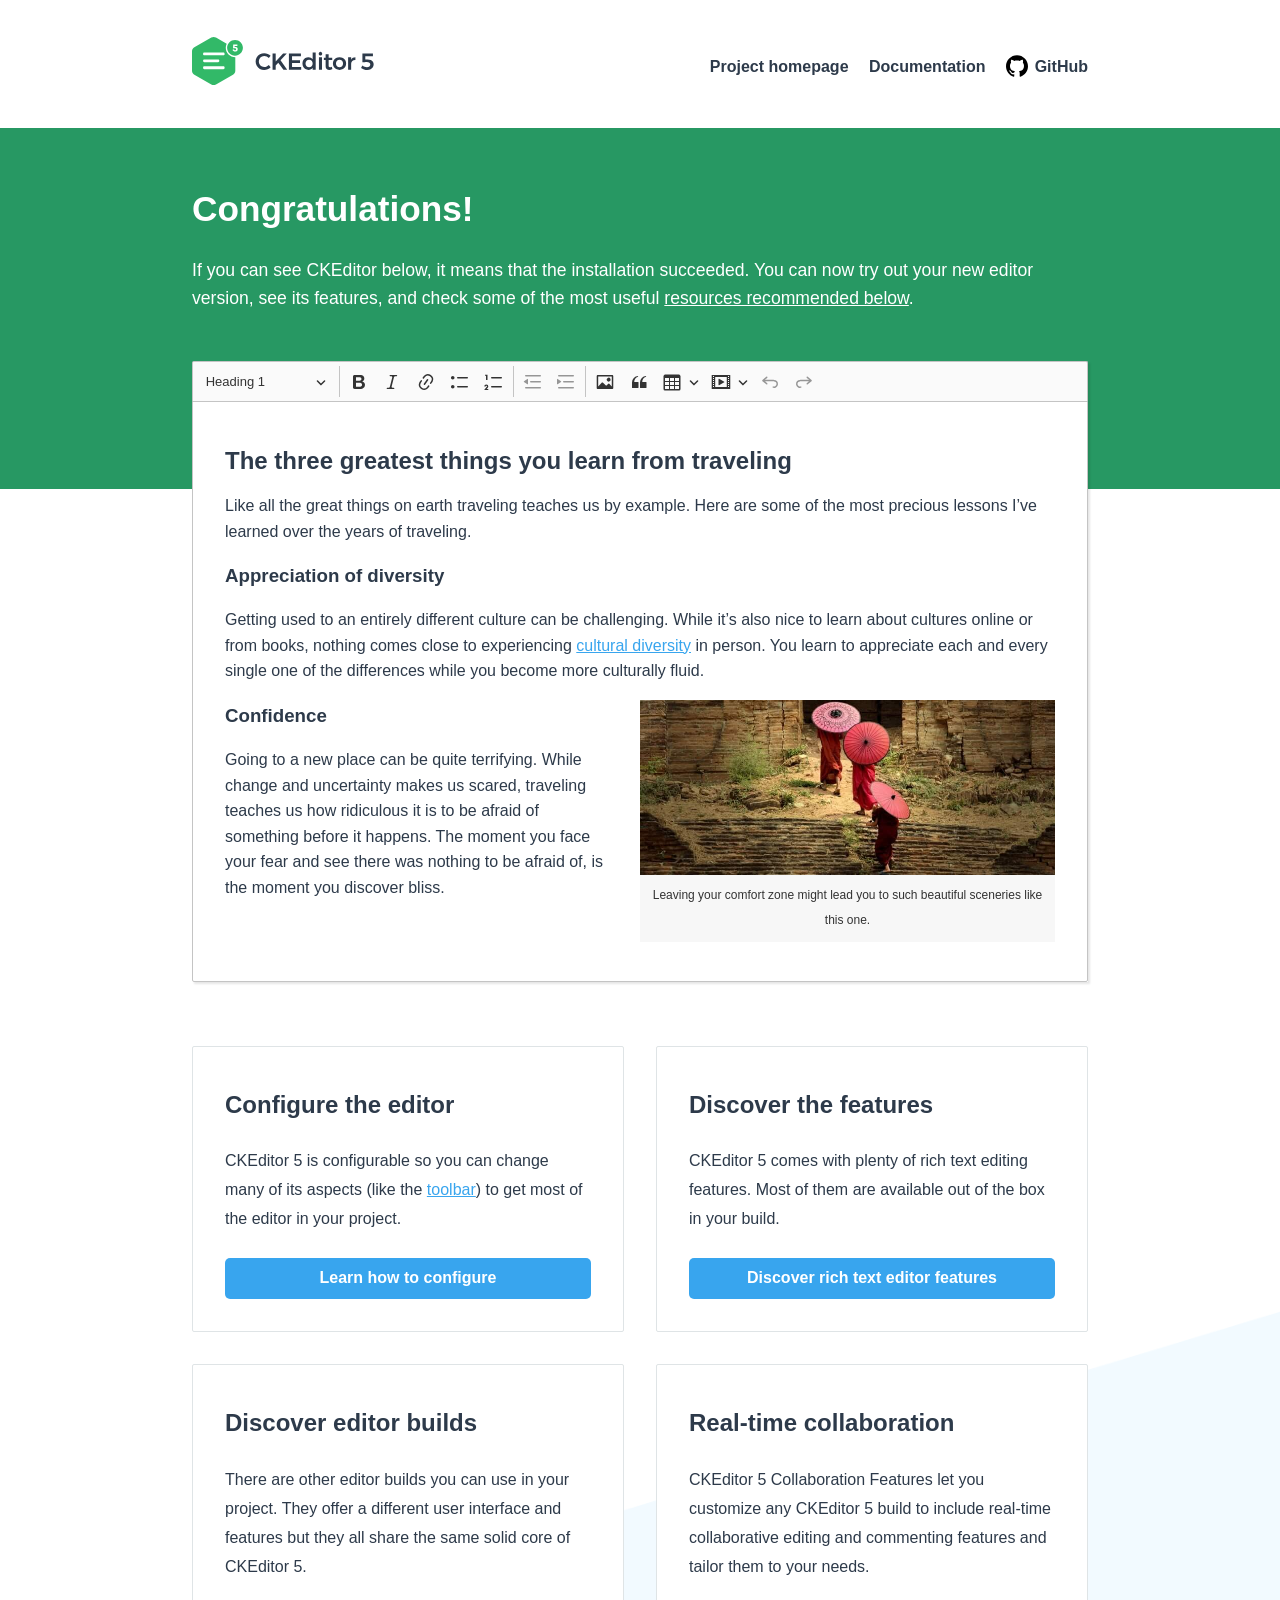
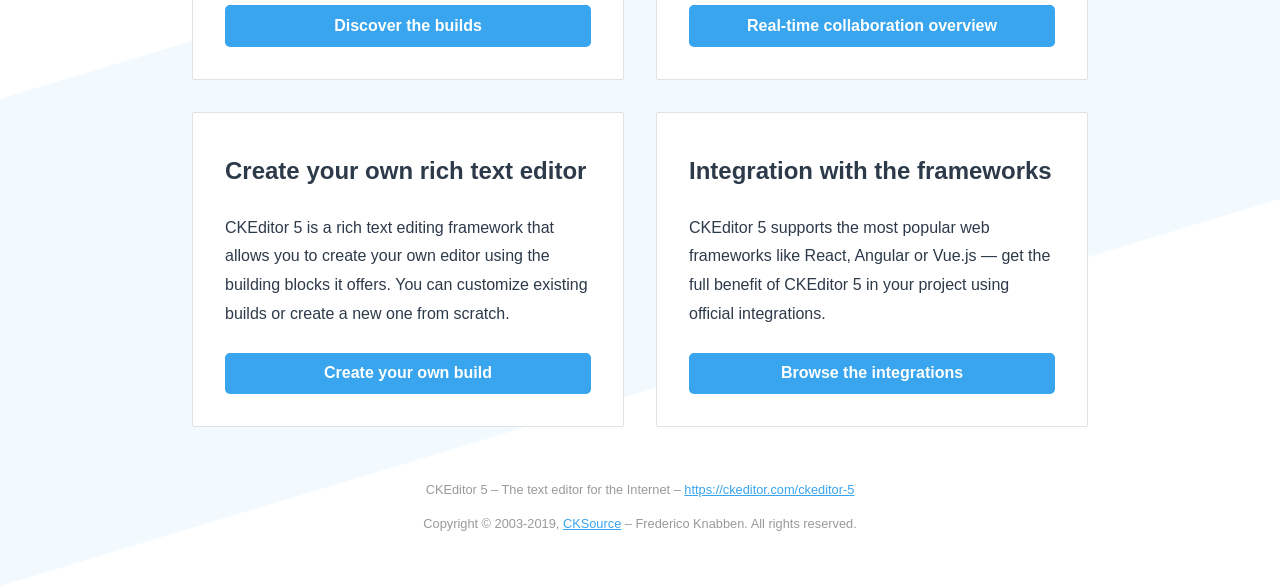
<file: assets/libs/ckeditor5-build-classic/index.html>
<!DOCTYPE html>
<!--
Copyright (c) 2003-2019, CKSource - Frederico Knabben. All rights reserved.
For licensing, see LICENSE.md or https://ckeditor.com/legal/ckeditor-oss-license
-->
<html lang="en">
<head>
	<meta charset="utf-8">
	<meta name="viewport" content="width=device-width, initial-scale=1.0, maximum-scale=1.0" />
	<link type="text/css" href="sample/css/sample.css" rel="stylesheet" media="screen" />
	<title>CKEditor 5 – classic editor build sample</title>
</head>
<body>

<header>
	<div class="centered">
		<h1><a href="https://ckeditor.com/ckeditor-5"><img src="sample/img/logo.svg" alt="WYSIWYG editor - CKEditor 5" /></a></h1>

		<input type="checkbox" id="menu-toggle" />
		<label for="menu-toggle"></label>
		  
		<nav>
			<ul>
				<li><a href="https://ckeditor.com/ckeditor-5">Project homepage</a></li>
				<li><a href="https://ckeditor.com/docs/">Documentation</a></li>
				<li><a href="https://github.com/ckeditor/ckeditor5">GitHub</a></li>
			</ul>
		</nav>
	</div>
</header>

<main>
	<div class="message">
		<div class="centered">
			<h1>Congratulations!</h1>

			<p>If you can see CKEditor below, it means that the installation succeeded. You can now try out your new editor version, see its features,
			and check some of the most useful <a href="#references">resources recommended below</a>.</p>
		</div>
	</div>
	<div class="centered">
		<div id="editor">
			<h2>The three greatest things you learn from traveling</h2>

			<p>Like all the great things on earth traveling teaches us by example. Here are some of the most precious lessons I’ve learned over the years of traveling.</p>

			<h3>Appreciation of diversity</h3>

			<p>Getting used to an entirely different culture can be challenging. While it’s also nice to learn about cultures online or from books, nothing comes close to experiencing <a href="https://en.wikipedia.org/wiki/Cultural_diversity">cultural diversity</a> in person. You learn to appreciate each and every single one of the differences while you become more culturally fluid.</p>

			<figure class="image image-style-side"><img src="sample/img/umbrellas.jpg" alt="Three Monks walking on ancient temple.">
				<figcaption>Leaving your comfort zone might lead you to such beautiful sceneries like this one.</figcaption>
			</figure>

			<h3>Confidence</h3>

			<p>Going to a new place can be quite terrifying. While change and uncertainty makes us scared, traveling teaches us how ridiculous it is to be afraid of something before it happens. The moment you face your fear and see there was nothing to be afraid of, is the moment you discover bliss.</p>
		</div>

		<div id="references">
			<section>
				<h2>Configure the editor</h2>
				<p>CKEditor 5 is configurable so you can change many of its aspects (like the <a href="https://ckeditor.com/docs/ckeditor5/latest/builds/guides/integration/configuration.html#toolbar-setup">toolbar</a>) to get most of the editor in your project.</p>
				<p><a href="https://ckeditor.com/docs/ckeditor5/latest/builds/guides/integration/configuration.html">Learn how to configure</a></p>
			</section>

			<section>
				<h2>Discover the features</h2>
				<p>CKEditor 5 comes with plenty of rich text editing features. Most of them are available out of the box in your build.</p>
				<p><a href="https://ckeditor.com/docs/ckeditor5/latest/features/index.html">Discover rich text editor features</a></p>				</section>

			<section>
				<h2>Discover editor builds</h2>
				<p>There are other editor builds you can use in your project. They offer a different user interface and features but they all share the same solid core of CKEditor 5.</p>
				<p><a href="https://ckeditor.com/docs/ckeditor5/latest/builds/guides/overview.html">Discover the builds</a></p>
			</section>

			<section>
				<h2>Real-time collaboration</h2>
				<p>CKEditor 5 Collaboration Features let you customize any CKEditor 5 build to include real-time collaborative editing and commenting features and tailor them to your needs.</p>
				<p><a href="https://ckeditor.com/docs/ckeditor5/latest/features/collaboration/collaboration.html">Real-time collaboration overview</a></p>
			</section>

			<section>
				<h2>Create your own rich text editor</h2>
				<p>CKEditor 5 is a rich text editing framework that allows you to create your own editor using the building blocks it offers. You can customize existing builds or create a new one from scratch.</p>
				<p><a href="https://ckeditor.com/docs/ckeditor5/latest/builds/guides/development/custom-builds.html">Create your own build</a></p>
			</section>

			<section>
				<h2>Integration with the frameworks</h2>
				<p>CKEditor 5 supports the most popular web frameworks like React, Angular or Vue.js &mdash; get the full benefit of CKEditor 5 in your project using official integrations.</p>
				<p><a href="https://ckeditor.com/docs/ckeditor5/latest/builds/guides/integration/frameworks/overview.html">Browse the integrations</a></p>
			</section>	
		</div>
	</div>
</main>

<footer>
	<div>
		<p>CKEditor 5 – The text editor for the Internet – <a href="https://ckeditor.com/ckeditor-5">https://ckeditor.com/ckeditor-5</a></p>
		<p>Copyright © 2003-2019, <a href="https://cksource.com/">CKSource</a> – Frederico Knabben. All rights reserved.</p>
	</div>
</footer>

<script src="ckeditor.js"></script>

<script>
	ClassicEditor
		.create( document.querySelector( '#editor' ), {
			// toolbar: [ 'heading', '|', 'bold', 'italic', 'link' ]
		} )
		.then( editor => {
			window.editor = editor;
		} )
		.catch( err => {
			console.error( err.stack );
		} );
</script>

</body>
</html>
</file>
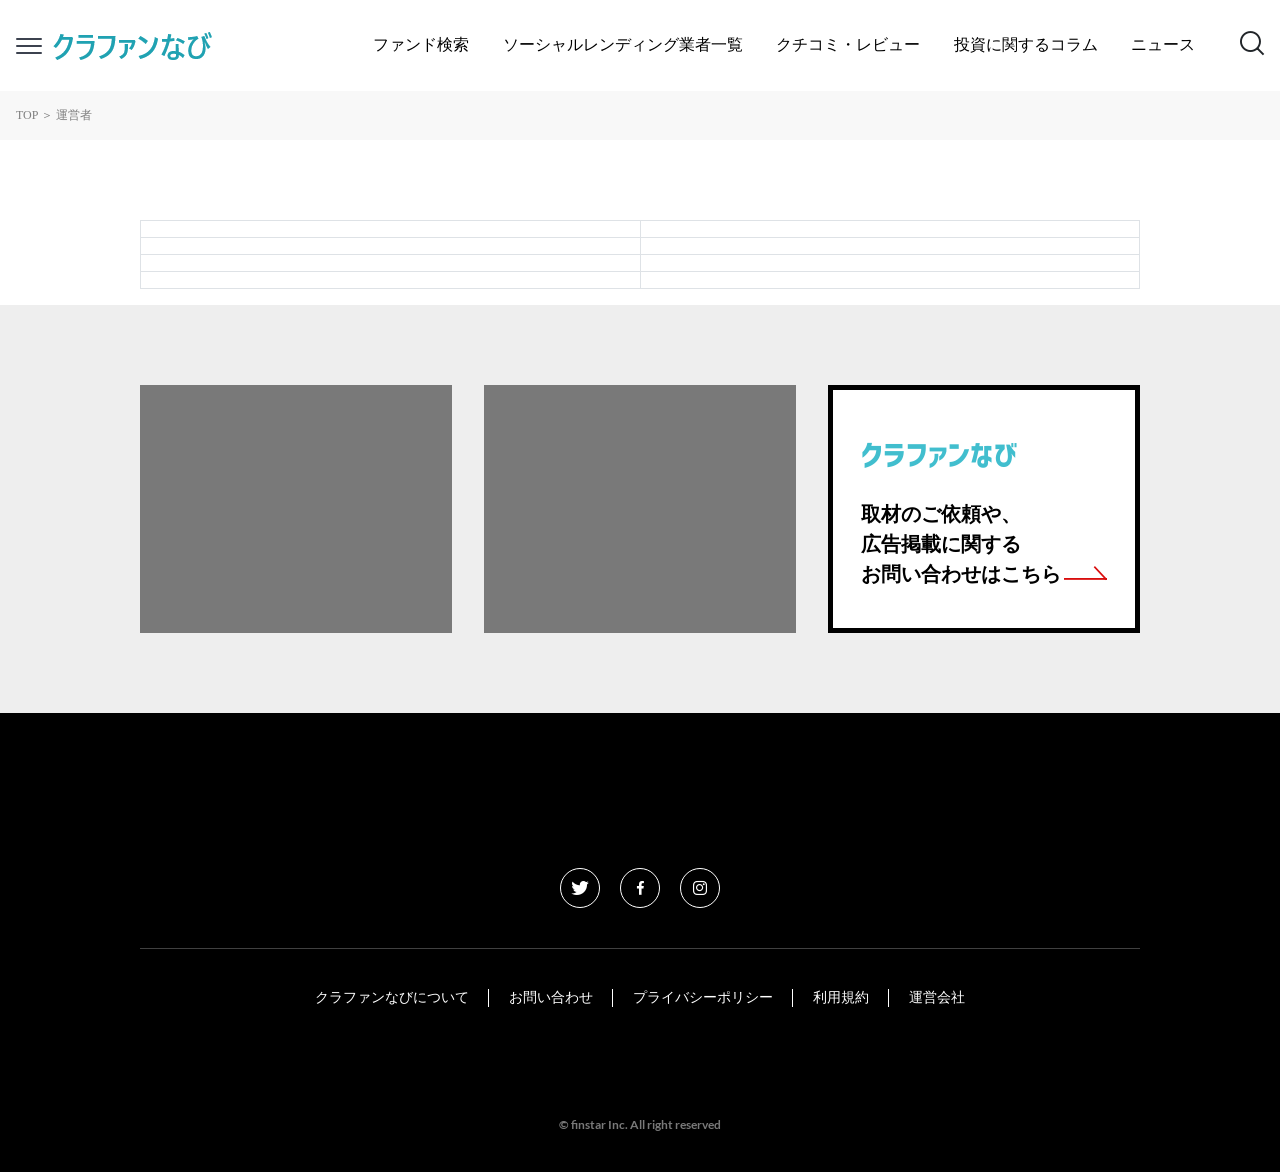
<file: administrator.html>
<!doctype html>
<html lang="en">
  <head>
    <!-- Required meta tags -->
    <meta charset="utf-8">
    <meta name="viewport" content="width=device-width, initial-scale=1">

    <script src='assets/js/jquery.min.3.5.1.js' id='jquery-core-js'></script>

    <!-- Bootstrap CSS -->
    <link href="assets/libs/bootstrap/css/bootstrap.min.css" rel="stylesheet">
    <script src="assets/libs/bootstrap/js/bootstrap.bundle.min.js"></script>

    <!--icomoon-->
    <link rel="stylesheet" href="./assets/css/animate.min.css"/>
    <!--icomoon-->
    <link rel="stylesheet" href="./assets/libs/icomoon/style.css"/>
    <!--rangeSlider-->
    <link rel="stylesheet" href="assets/libs/ion-rangeSlider/css/ion.rangeSlider.min.css"/>
    <script src="assets/libs/ion-rangeSlider/js/ion.rangeSlider.min.js"></script>

    <!--flickity-->
    <link rel="stylesheet" href="./assets/libs/flickity/flickity.min.css"/>
    <script src="assets/libs/flickity/flickity.pkgd.min.js"></script>

    <link rel="stylesheet" type="text/css" href="assets/css/main.css">

    <title>運営者</title>
  </head>
  <body>
    <div class="wrapper">

        <header class="header" data-toggle="sticky-onscroll">
            <div class="container-fluid d-flex align-items-center">
                <a href="#menu__mobile" class="menu-mb__btn">
                    <span><span class="icon-bar"></span><span class="icon-bar"></span><span class="icon-bar"></span></span>
                </a>
                <div class="header__brand">
                    <a href="index.html" class="header--logo">
                        <img src="images/logo.png" alt="">
                    </a>
                </div>
                <nav class="main__nav ms-auto">
                    <ul class="dn__menu d-none d-lg-block">
                        <li class="menu-item "><a href="search.html">ファンド検索</a></li>
                        <li class="menu-item "><a href="list-lenders.html">ソーシャルレンディング業者一覧</a></li>
                        <li class="menu-item "><a href="review-list.html">クチコミ・レビュー</a></li>
                        <li class="menu-item "><a href="investment.html">投資に関するコラム</a></li>
                        <li class="menu-item "><a href="investment-news.html">ニュース</a></li>
                    </ul>
                </nav>
                <button class="header__search--btn btn" type="submit" data-bs-toggle="modal" data-bs-target="#modalSearch"><span class="icon-search"></span></button>
            </div>
        </header>

        <nav class="main__nav d-md-none">
            <ul class="dn__menu">
                <li class="menu-item "><a href="search.html">ファンド検索</a></li>
                <li class="menu-item "><a href="list-lenders.html">ソーシャルレンディング業者一覧</a></li>
                <li class="menu-item "><a href="review-list.html">クチコミ・レビュー</a></li>
                <li class="menu-item "><a href="investment.html">投資に関するコラム</a></li>
                <li class="menu-item "><a href="investment-news.html">ニュース</a></li>
            </ul>
        </nav>

        <div class="dn__breadcrumb" typeof="BreadcrumbList" vocab="https://schema.org/">
            <div class="container-fluid">
                <span><a href="#" class="home"><span>TOP</span></a></span> ＞  
                <span>運営者</span>
            </div>
        </div>
        <div class="wrap__page">   
            <div class="container">
             
                <div class="archive__content wow animate__animated animate__fadeInUp">
                    <table class="table table-bordered">
                        <tbody>
                            <tr>
                              <th scope="row"></th>
                              <td></td>
                            </tr>
                            <tr>
                              <th scope="row"></th>
                              <td></td>
                            </tr>
                            <tr>
                              <th scope="row"></th>
                              <td></td>
                            </tr>
                            <tr>
                              <th scope="row"></th>
                              <td></td>
                            </tr>
                        </tbody>
                    </table>
                </div>
            </div>
        </div>

        <section class="sc-3box">
            <div class="container">
                <div class="row">
                    <div class="col-md-4 d-flex wow animate__animated animate__fadeInLeft">
                        <div class="el__item"></div>
                    </div>
                    <div class="col-md-4 d-flex wow animate__animated animate__fadeInUp">
                        <div class="el__item"></div>
                    </div>
                    <div class="col-md-4 wow animate__animated animate__fadeInRight">
                        <div class="el__item -text">
                            <a href="">
                                <h3 class="el__title">クラファンなび</h3>
                                <div class="d-flex">
                                    <div class="el__excerpt flex-grow-1">
                                        取材のご依頼や、<br>広告掲載に関する<br>お問い合わせはこちら
                                    </div>
                                    <div class="el__icon">
                                        <span class="icon-long-arrow-right"></span>
                                    </div>
                                </div>
                            </a>
                        </div>
                    </div>
                </div>
            </div>
        </section>

        <footer class="sc-footer">
            <div class="container">
                <ul class="box-social">
                    <li><a href=""><span class="icon-twitter"></span></a></li>
                    <li><a href=""><span class="icon-facebook"></span></a></li>
                    <li><a href=""><span class="icon-instagram"></span></a></li>
                </ul>
                <hr>

                <nav class="footer__nav">
                    <ul class="">
                        <li class="menu-item"><a href="">クラファンなびについて</a></li>
                        <li class="menu-item"><a href="inquiry.html">お問い合わせ</a></li>
                        <li class="menu-item"><a href="privacy-policy.html">プライバシーポリシー</a></li>
                        <li class="menu-item"><a href="">利用規約</a></li>
                        <li class="menu-item"><a href="">運営会社</a></li>
                    </ul>
                </nav>

                <div class="sc-copyright">
                    <p>©︎ finstar Inc. All right reserved</p>
                </div>
            </div>
        </footer>

    </div> <!-- end wrapper -->

    <!-- Modal -->
    <div class="modal modal-search fade" id="modalSearch" tabindex="-1" aria-labelledby="exampleModalLabel" aria-hidden="true">
        <div class="modal-close">
        <button type="button" class="btn-close" data-bs-dismiss="modal" aria-label="Close"></button>
        </div>
        <div class="modal-dialog modal-dialog-centered">
        <div class="modal-content">
            <div class="modal-body">
                <form role="search" method="get" class="search-form" action="">
                    <input type="search" class="search-field form-control" placeholder="Search ..." name="s" />
                    <button class="search-submit" type="submit"><span class="icon-search"></span></button>
                </form>
            </div>
        </div>
        </div>
    </div>
    
    <nav id="menu__mobile" class="nav__mobile">
        <div class="nav__mobile__content">
            <ul class="nav__mobile--ul">
                <li class="menu-item menu-item-has-children"><a href="">クラファンなび</a>
                    <ul class="sub-menu">
                        <li class="menu-item"><a href="">ファンドの詳細</a></li>
                    </ul>
                </li>
                <li class="menu-item"><a href="search.html">ファンド検索/一覧</a></li>
                <li class="menu-item menu-item-has-children"><a href="list-lenders.html">ソーシャルレンディング</a>
                    <ul class="sub-menu">
                        <li class="menu-item"><a href="">ソーシャルレンディング企業の詳細</a></li>
                        <li class="menu-item"><a href="list-lenders.html">口コミレビュー一覧</a></li>
                    </ul>
                </li>
                <li class="menu-item"><a href="investment.html">投資に関するコラム</a></li>
                <li class="menu-item"><a href="investment-news.html">ソーシャルレンディングニュース</a></li>
                <li class="menu-item"><a href="glossary.html">用語集</a></li>
                <li class="menu-item"><a href="administrator.html">運営者</a></li>
                <li class="menu-item"><a href="privacy-policy.html">プライバシーポリシー</a></li>
                <li class="menu-item"><a href="inquiry.html">お問い合わせ</a></li>
            </ul>
        </div>
    </nav>

    <script src='assets/js/wow.min.js'></script>
    <!-- main js -->
    <script src="assets/js/main.js"></script>

    <script>
        (function($){

            $(".js-range-slider").ionRangeSlider({
                skin: "round",
                type: "double",
            });

        })(jQuery);

        
    </script>

</body>
</html>
</file>
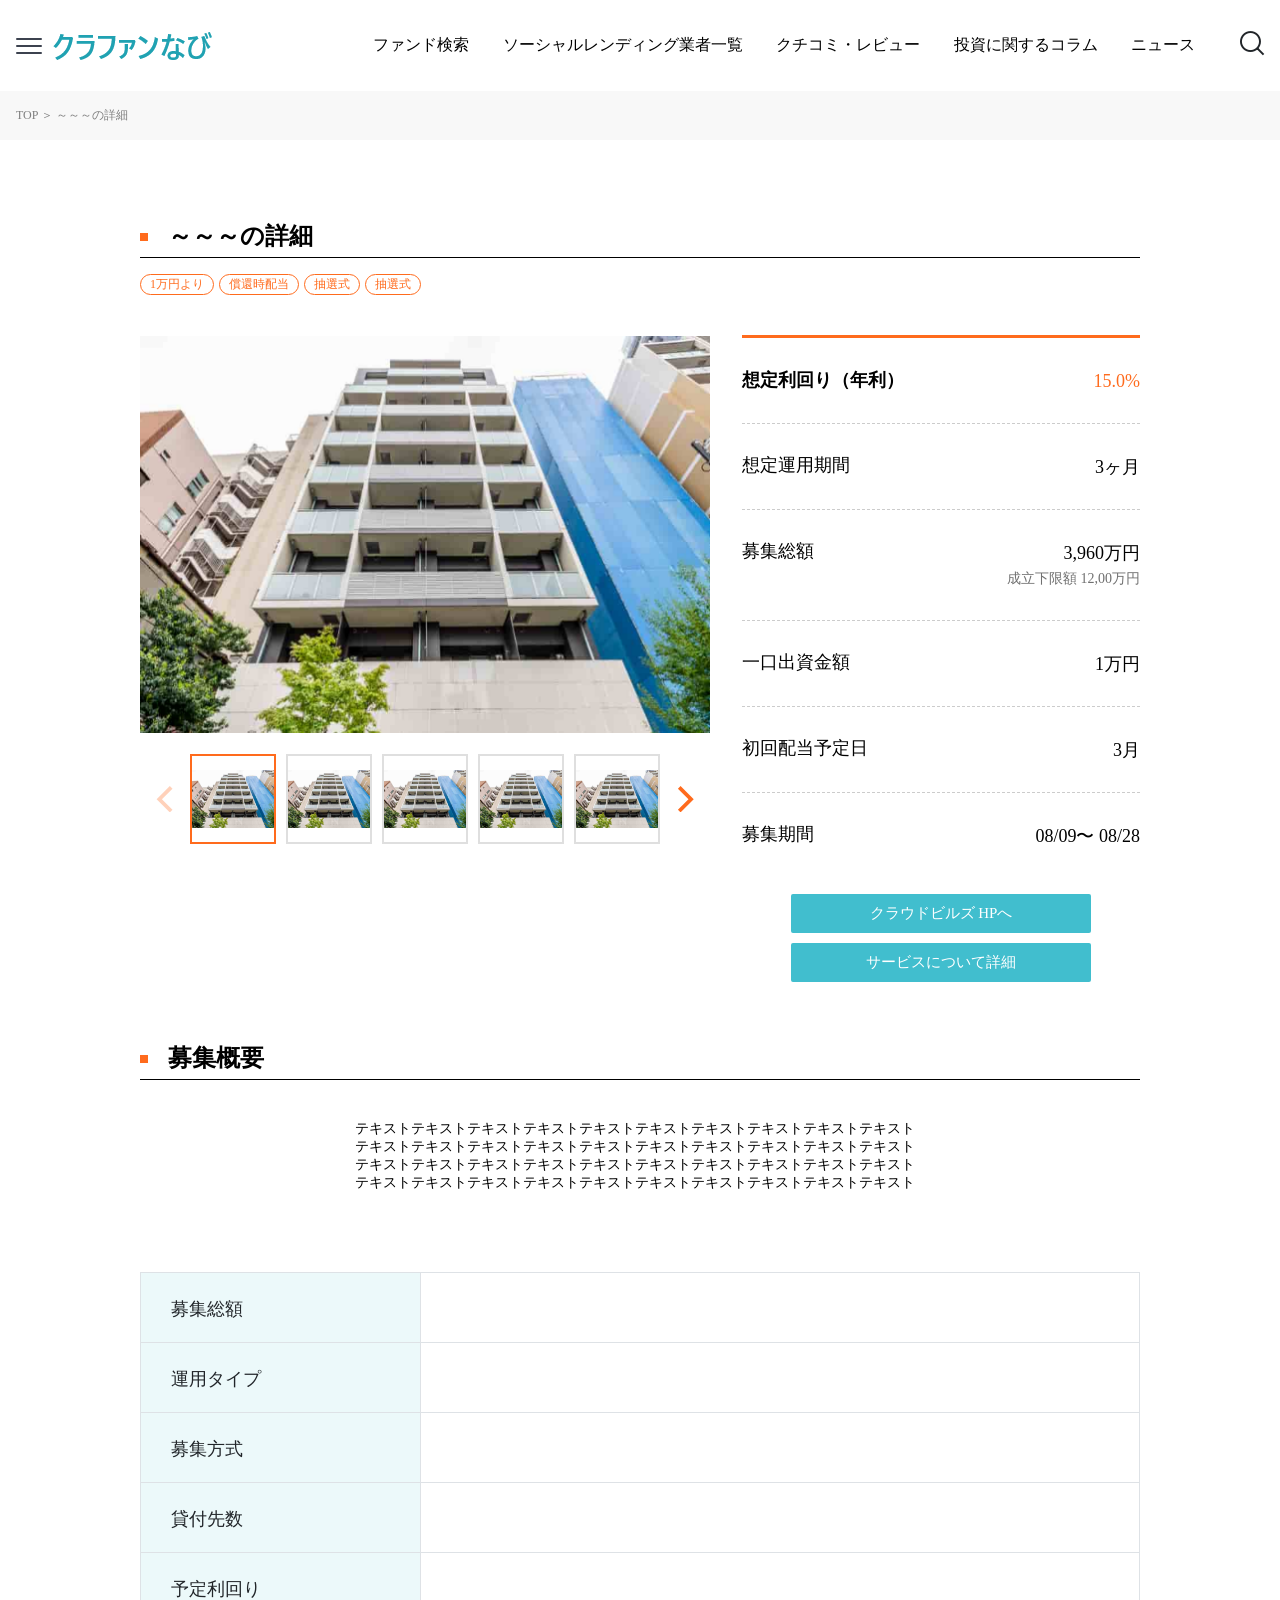
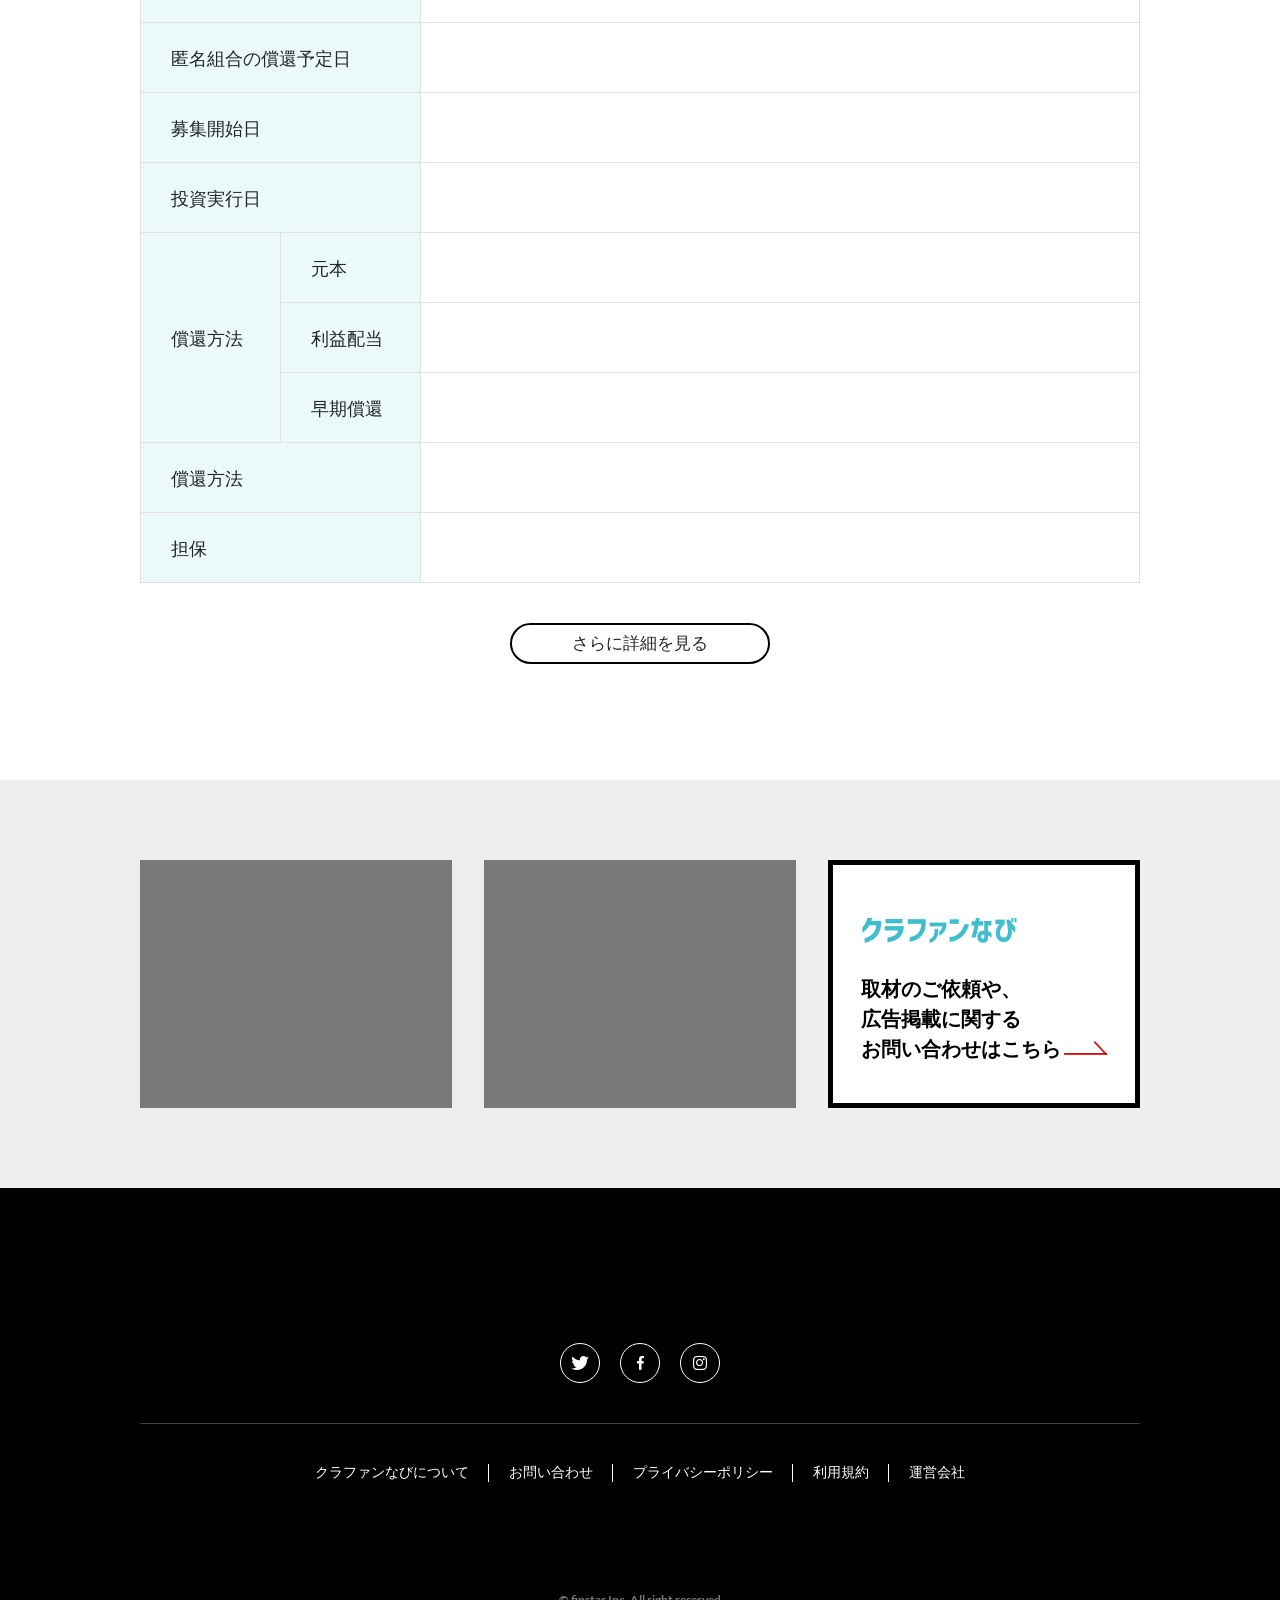
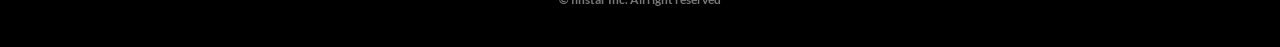
<file: fund-details.html>
<!doctype html>
<html lang="en">
  <head>
    <!-- Required meta tags -->
    <meta charset="utf-8">
    <meta name="viewport" content="width=device-width, initial-scale=1">

    <script src='assets/js/jquery.min.3.5.1.js' id='jquery-core-js'></script>

    <!-- Bootstrap CSS -->
    <link href="assets/libs/bootstrap/css/bootstrap.min.css" rel="stylesheet">
    <script src="assets/libs/bootstrap/js/bootstrap.bundle.min.js"></script>

    <!--icomoon-->
    <link rel="stylesheet" href="./assets/css/animate.min.css"/>
    <!--icomoon-->
    <link rel="stylesheet" href="./assets/libs/icomoon/style.css"/>
    <!--rangeSlider-->
    <link rel="stylesheet" href="assets/libs/ion-rangeSlider/css/ion.rangeSlider.min.css"/>
    <script src="assets/libs/ion-rangeSlider/js/ion.rangeSlider.min.js"></script>

    <!--flickity-->
    <link rel="stylesheet" href="./assets/libs/flickity/flickity.min.css"/>
    <script src="assets/libs/flickity/flickity.pkgd.min.js"></script>
    <!--fancybox-->
    <link rel="stylesheet" href="./assets/libs/fancybox/jquery.fancybox.min.css"/>
    <script src="assets/libs/fancybox/jquery.fancybox.min.js"></script>

    <link rel="stylesheet" type="text/css" href="assets/css/main.css">

    <title>ファンドの詳細</title>
  </head>
  <body class="single">
    <div class="wrapper">

        <header class="header" data-toggle="sticky-onscroll">
            <div class="container-fluid d-flex align-items-center">
                <a href="#menu__mobile" class="menu-mb__btn">
                    <span><span class="icon-bar"></span><span class="icon-bar"></span><span class="icon-bar"></span></span>
                </a>
                <div class="header__brand">
                    <a href="index.html" class="header--logo">
                        <img src="images/logo.png" alt="">
                    </a>
                </div>
                <nav class="main__nav ms-auto">
                    <ul class="dn__menu d-none d-lg-block">
                        <li class="menu-item "><a href="search.html">ファンド検索</a></li>
                        <li class="menu-item "><a href="list-lenders.html">ソーシャルレンディング業者一覧</a></li>
                        <li class="menu-item "><a href="review-list.html">クチコミ・レビュー</a></li>
                        <li class="menu-item "><a href="investment.html">投資に関するコラム</a></li>
                        <li class="menu-item "><a href="investment-news.html">ニュース</a></li>
                    </ul>
                </nav>
                <button class="header__search--btn btn" type="submit" data-bs-toggle="modal" data-bs-target="#modalSearch"><span class="icon-search"></span></button>
            </div>
        </header>

        <nav class="main__nav d-md-none">
            <ul class="dn__menu">
                <li class="menu-item "><a href="search.html">ファンド検索</a></li>
                <li class="menu-item "><a href="list-lenders.html">ソーシャルレンディング業者一覧</a></li>
                <li class="menu-item "><a href="review-list.html">クチコミ・レビュー</a></li>
                <li class="menu-item "><a href="investment.html">投資に関するコラム</a></li>
                <li class="menu-item "><a href="investment-news.html">ニュース</a></li>
            </ul>
        </nav>

        <div class="dn__breadcrumb" typeof="BreadcrumbList" vocab="https://schema.org/">
            <div class="container-fluid">
                <span><a href="#" class="home"><span>TOP</span></a></span> ＞  
                <span>～～～の詳細</span>  
            </div>
        </div>
        <div class="wrap__page">   
            <div class="container">
                <header class="page__header mb-3">
                    <h1 class="page__header__title">～～～の詳細</h1>
                </header><!-- .page-header -->

                <ul class="single-fund__tag">
                    <li>1万円より</li>
                    <li>償還時配当</li>
                    <li>抽選式</li>
                    <li>抽選式</li>
                </ul>

                <div class="single-fund__main">
                    <div class="row">
                        <div class="col-md-12 col-lg-7">
                            <div class="product-gallery">
                                <div class="carousel carousel-main"
                                data-flickity='{
                                        "cellAlign": "center",
                                        "wrapAround": true,
                                        "autoPlay": false,
                                        "prevNextButtons":true,
                                        "adaptiveHeight": true,
                                        "imagesLoaded": true,
                                        "lazyLoad": 1,
                                        "dragThreshold" : 15,
                                        "pageDots": false,
                                        "rightToLeft": false
                                }'>
                                    <div class="carousel-cell">
                                        <div class="el__thumb dnfix__thumb">
                                            <a href="images/fund-details/fund-01.png" data-fancybox="group">
                                                <img src="images/fund-details/fund-01.png" />
                                            </a>
                                        </div>
                                    </div>
                                    <div class="carousel-cell">
                                        <div class="el__thumb dnfix__thumb">
                                            <a href="images/fund-details/fund-01.png" data-fancybox="group">
                                                <img src="images/fund-details/fund-01.png" />
                                            </a>
                                        </div>
                                    </div>
                                    <div class="carousel-cell">
                                        <div class="el__thumb dnfix__thumb">
                                            <a href="images/fund-details/fund-01.png" data-fancybox="group">
                                                <img src="images/fund-details/fund-01.png" />
                                            </a>
                                        </div>
                                    </div>
                                    <div class="carousel-cell">
                                        <div class="el__thumb dnfix__thumb">
                                            <a href="images/fund-details/fund-01.png" data-fancybox="group">
                                                <img src="images/fund-details/fund-01.png" />
                                            </a>
                                        </div>
                                    </div>
                                    <div class="carousel-cell">
                                        <div class="el__thumb dnfix__thumb">
                                            <a href="images/fund-details/fund-01.png" data-fancybox="group">
                                                <img src="images/fund-details/fund-01.png" />
                                            </a>
                                        </div>
                                    </div>
                                    <div class="carousel-cell">
                                        <div class="el__thumb dnfix__thumb">
                                            <a href="images/fund-details/fund-01.png" data-fancybox="group">
                                                <img src="images/fund-details/fund-01.png" />
                                            </a>
                                        </div>
                                    </div>
                              
                                </div>
                                
                                <div class="carousel carousel-nav"
                                data-flickity='{
                                        "cellAlign": "left",
                                        "wrapAround": false,
                                        "autoPlay": false,
                                        "prevNextButtons": true,
                                        "asNavFor": ".carousel-main",
                                        "percentPosition": true,
                                        "imagesLoaded": true,
                                        "pageDots": false,
                                        "rightToLeft": false,
                                        "contain": true
                                    }'
                                >
                                    <div class="el__col col-3 col-lg-20">
                                        <div class="el__thumb dnfix__thumb">
                                            <img src="images/fund-details/fund-01.png" />
                                        </div>
                                    </div>
                                    <div class="el__col col-3 col-lg-20">
                                        <div class="el__thumb dnfix__thumb">
                                            <img src="images/fund-details/fund-01.png" />
                                        </div>
                                    </div>
                                    <div class="el__col col-3 col-lg-20">
                                        <div class="el__thumb dnfix__thumb">
                                            <img src="images/fund-details/fund-01.png" />
                                        </div>
                                    </div>
                                    <div class="el__col col-3 col-lg-20">
                                        <div class="el__thumb dnfix__thumb">
                                            <img src="images/fund-details/fund-01.png" />
                                        </div>
                                    </div>
                                    <div class="el__col col-3 col-lg-20">
                                        <div class="el__thumb dnfix__thumb">
                                            <img src="images/fund-details/fund-01.png" />
                                        </div>
                                    </div>
                                    <div class="el__col col-3 col-lg-20">
                                        <div class="el__thumb dnfix__thumb">
                                            <img src="images/fund-details/fund-01.png" />
                                        </div>
                                    </div>
                                 
                                </div><!-- .product-thumbnails -->
                            </div> 

                        </div>
                        <div class="col-md-12 col-lg-5">
                            <div class="single-fund__summary">
                                <ul>
                                    <li>
                                        <div class="el__label">想定利回り（年利）</div>
                                        <div class="el__value">15.0%</div>
                                    </li>
                                    <li>
                                        <div class="el__label">想定運用期間</div>
                                        <div class="el__value">3ヶ月</div>
                                    </li>
                                    <li>
                                        <div class="el__label">募集総額</div>
                                        <div class="el__value">
                                            3,960万円
                                            <div class="el__value__sub">
                                                成立下限額 12,00万円
                                            </div>
                                        </div>
                                    </li>
                                    <li>
                                        <div class="el__label">一口出資金額</div>
                                        <div class="el__value">1万円</div>
                                    </li>
                                    <li>
                                        <div class="el__label">初回配当予定日</div>
                                        <div class="el__value">3月</div>
                                    </li>
                                    <li>
                                        <div class="el__label">募集期間</div>
                                        <div class="el__value">08/09〜 08/28</div>
                                    </li>
                                </ul>
                                <div class="mt-3 text-center">
                                    <a href="" class="btn__secondary">クラウドビルズ HPへ</a>
                                    <a href="" class="btn__secondary">サービスについて詳細</a>
                                </div>
                                
                            </div>

                        </div>
                    </div>
                </div>

                <div class="single-fund__content">
                    <header class="page__header">
                        <h2 class="page__header__title">募集概要</h2>
                    </header><!-- .page-header -->
                    <div class="entry-content">
                        <div class="entry-content__text">
                            <p>テキストテキストテキストテキストテキストテキストテキストテキストテキストテキストテキストテキストテキストテキストテキストテキストテキストテキストテキストテキストテキストテキストテキストテキストテキストテキストテキストテキストテキストテキストテキストテキストテキストテキストテキストテキストテキストテキストテキストテキスト</p>
                        </div>
                        <table class="single-fund__table table table-bordered">
                            <tbody>
                                <tr>
                                    <td colspan="2">募集総額</td>
                                    <td></td>
                                </tr>
                                <tr>
                                    <td colspan="2">運用タイプ</td>
                                    <td></td>
                                </tr>
                                <tr>
                                    <td colspan="2">募集方式</td>
                                    <td></td>
                                </tr>
                                <tr>
                                    <td colspan="2">貸付先数</td>
                                    <td></td>
                                </tr>
                                <tr>
                                    <td colspan="2">予定利回り</td>
                                    <td></td>
                                </tr>
                                <tr>
                                    <td colspan="2">匿名組合の償還予定日</td>
                                    <td></td>
                                </tr>
                                <tr>
                                    <td colspan="2">募集開始日</td>
                                    <td></td>
                                </tr>
                                <tr>
                                    <td colspan="2">投資実行日</td>
                                    <td></td>
                                </tr>
                                <tr>
                                    <td rowspan="3">償還方法</td>
                                    <td>元本</td>
                                    <td></td>
                                    </tr>
                                    <tr>
                                    <td>利益配当</td>
                                    <td></td>
                                    </tr>
                                    <tr>
                                    <td>早期償還</td>
                                    <td></td>
                                    </tr>
                                <tr>
                                    <td colspan="2">償還方法</td>
                                    <td></td>
                                </tr>
                                <tr>
                                    <td colspan="2">担保</td>
                                    <td></td>
                                </tr>
                              </tbody>
                        </table>

                        <div class="text-center">
                            <a class="btn btn__primary mb-sm-3">さらに詳細を見る</a>
                        </div>
                    </div>
                </div>

            </div>
        </div>
        
        <section class="sc-3box">
            <div class="container">
                <div class="row">
                    <div class="col-md-4 d-flex wow animate__animated animate__fadeInLeft">
                        <div class="el__item"></div>
                    </div>
                    <div class="col-md-4 d-flex wow animate__animated animate__fadeInUp">
                        <div class="el__item"></div>
                    </div>
                    <div class="col-md-4 wow animate__animated animate__fadeInRight">
                        <div class="el__item -text">
                            <a href="">
                                <h3 class="el__title">クラファンなび</h3>
                                <div class="d-flex">
                                    <div class="el__excerpt flex-grow-1">
                                        取材のご依頼や、<br>広告掲載に関する<br>お問い合わせはこちら
                                    </div>
                                    <div class="el__icon">
                                        <span class="icon-long-arrow-right"></span>
                                    </div>
                                </div>
                            </a>
                        </div>
                    </div>
                </div>
            </div>
        </section>

        <footer class="sc-footer">
            <div class="container">
                <ul class="box-social">
                    <li><a href=""><span class="icon-twitter"></span></a></li>
                    <li><a href=""><span class="icon-facebook"></span></a></li>
                    <li><a href=""><span class="icon-instagram"></span></a></li>
                </ul>
                <hr>

                <nav class="footer__nav">
                    <ul class="">
                        <li class="menu-item"><a href="">クラファンなびについて</a></li>
                        <li class="menu-item"><a href="inquiry.html">お問い合わせ</a></li>
                        <li class="menu-item"><a href="privacy-policy.html">プライバシーポリシー</a></li>
                        <li class="menu-item"><a href="">利用規約</a></li>
                        <li class="menu-item"><a href="">運営会社</a></li>
                    </ul>
                </nav>

                <div class="sc-copyright">
                    <p>©︎ finstar Inc. All right reserved</p>
                </div>
            </div>
        </footer>

    </div> <!-- end wrapper -->

    <!-- Modal -->
    <div class="modal modal-search fade" id="modalSearch" tabindex="-1" aria-labelledby="exampleModalLabel" aria-hidden="true">
        <div class="modal-close">
        <button type="button" class="btn-close" data-bs-dismiss="modal" aria-label="Close"></button>
        </div>
        <div class="modal-dialog modal-dialog-centered">
        <div class="modal-content">
            <div class="modal-body">
                <form role="search" method="get" class="search-form" action="">
                    <input type="search" class="search-field form-control" placeholder="Search ..." name="s" />
                    <button class="search-submit" type="submit"><span class="icon-search"></span></button>
                </form>
            </div>
        </div>
        </div>
    </div>
    
    <nav id="menu__mobile" class="nav__mobile">
        <div class="nav__mobile__content">
            <ul class="nav__mobile--ul">
                <li class="menu-item menu-item-has-children"><a href="">クラファンなび</a>
                    <ul class="sub-menu">
                        <li class="menu-item"><a href="">ファンドの詳細</a></li>
                    </ul>
                </li>
                <li class="menu-item"><a href="search.html">ファンド検索/一覧</a></li>
                <li class="menu-item menu-item-has-children"><a href="list-lenders.html">ソーシャルレンディング</a>
                    <ul class="sub-menu">
                        <li class="menu-item"><a href="">ソーシャルレンディング企業の詳細</a></li>
                        <li class="menu-item"><a href="list-lenders.html">口コミレビュー一覧</a></li>
                    </ul>
                </li>
                <li class="menu-item"><a href="investment.html">投資に関するコラム</a></li>
                <li class="menu-item"><a href="investment-news.html">ソーシャルレンディングニュース</a></li>
                <li class="menu-item"><a href="glossary.html">用語集</a></li>
                <li class="menu-item"><a href="administrator.html">運営者</a></li>
                <li class="menu-item"><a href="privacy-policy.html">プライバシーポリシー</a></li>
                <li class="menu-item"><a href="inquiry.html">お問い合わせ</a></li>
            </ul>
        </div>
    </nav>

    <script src='assets/js/wow.min.js'></script>
    <!-- main js -->
    <script src="assets/js/main.js"></script>

    <script>
        (function($){

            $(".js-range-slider").ionRangeSlider({
                skin: "round",
                type: "double",
            });

        })(jQuery);

        
    </script>

</body>
</html>
</file>
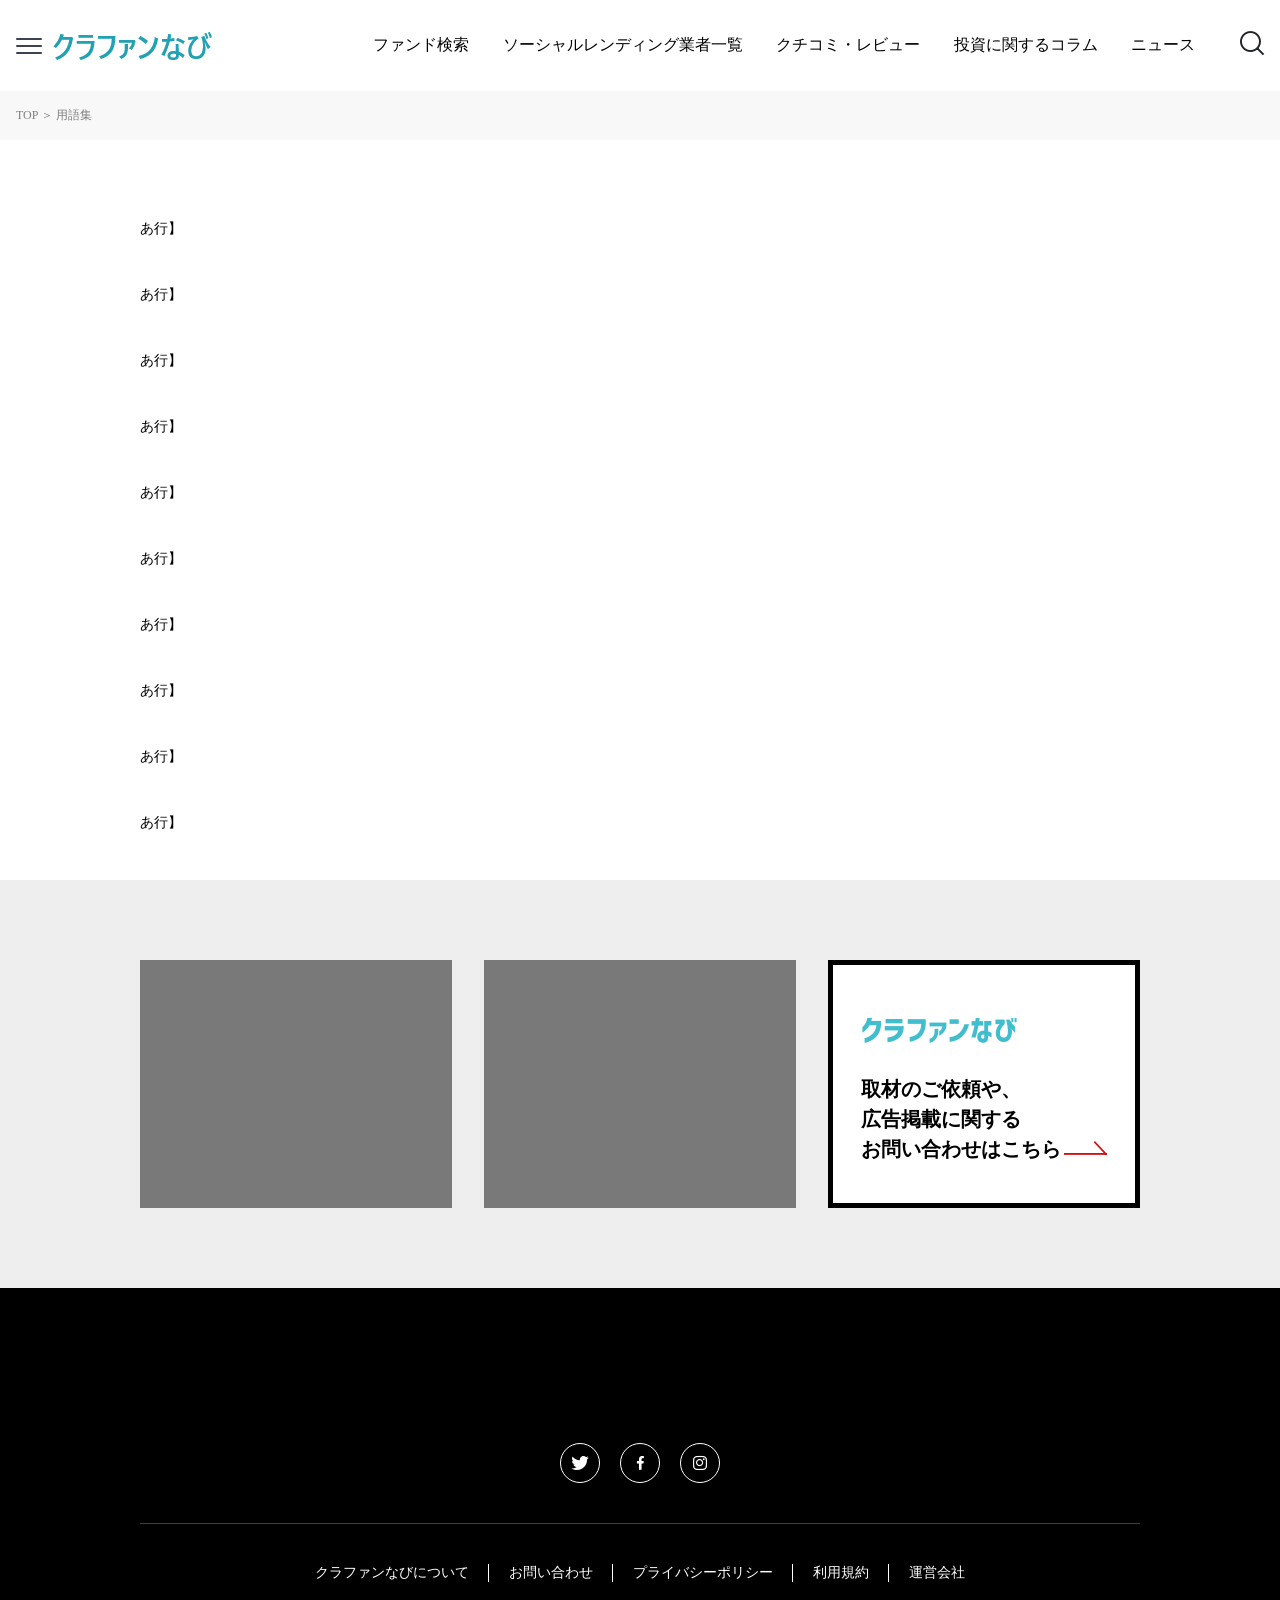
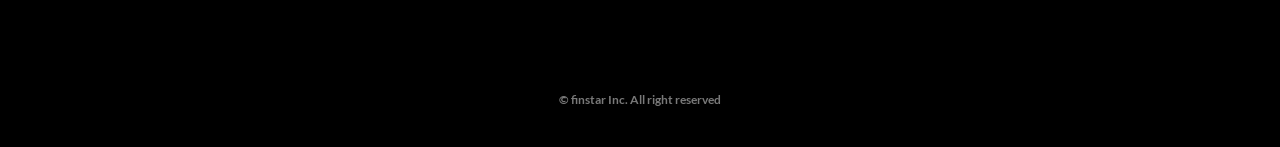
<file: glossary.html>
<!doctype html>
<html lang="en">
  <head>
    <!-- Required meta tags -->
    <meta charset="utf-8">
    <meta name="viewport" content="width=device-width, initial-scale=1">

    <script src='assets/js/jquery.min.3.5.1.js' id='jquery-core-js'></script>

    <!-- Bootstrap CSS -->
    <link href="assets/libs/bootstrap/css/bootstrap.min.css" rel="stylesheet">
    <script src="assets/libs/bootstrap/js/bootstrap.bundle.min.js"></script>

    <!--icomoon-->
    <link rel="stylesheet" href="./assets/css/animate.min.css"/>
    <!--icomoon-->
    <link rel="stylesheet" href="./assets/libs/icomoon/style.css"/>
    <!--rangeSlider-->
    <link rel="stylesheet" href="assets/libs/ion-rangeSlider/css/ion.rangeSlider.min.css"/>
    <script src="assets/libs/ion-rangeSlider/js/ion.rangeSlider.min.js"></script>

    <!--flickity-->
    <link rel="stylesheet" href="./assets/libs/flickity/flickity.min.css"/>
    <script src="assets/libs/flickity/flickity.pkgd.min.js"></script>

    <link rel="stylesheet" type="text/css" href="assets/css/main.css">

    <title>用語集</title>
  </head>
  <body>
    <div class="wrapper">

        <header class="header" data-toggle="sticky-onscroll">
            <div class="container-fluid d-flex align-items-center">
                <a href="#menu__mobile" class="menu-mb__btn">
                    <span><span class="icon-bar"></span><span class="icon-bar"></span><span class="icon-bar"></span></span>
                </a>
                <div class="header__brand">
                    <a href="index.html" class="header--logo">
                        <img src="images/logo.png" alt="">
                    </a>
                </div>
                <nav class="main__nav ms-auto">
                    <ul class="dn__menu d-none d-lg-block">
                        <li class="menu-item "><a href="search.html">ファンド検索</a></li>
                        <li class="menu-item "><a href="list-lenders.html">ソーシャルレンディング業者一覧</a></li>
                        <li class="menu-item "><a href="review-list.html">クチコミ・レビュー</a></li>
                        <li class="menu-item "><a href="investment.html">投資に関するコラム</a></li>
                        <li class="menu-item "><a href="investment-news.html">ニュース</a></li>
                    </ul>
                </nav>
                <button class="header__search--btn btn" type="submit" data-bs-toggle="modal" data-bs-target="#modalSearch"><span class="icon-search"></span></button>
            </div>
        </header>

        <nav class="main__nav d-md-none">
            <ul class="dn__menu">
                <li class="menu-item "><a href="search.html">ファンド検索</a></li>
                <li class="menu-item "><a href="list-lenders.html">ソーシャルレンディング業者一覧</a></li>
                <li class="menu-item "><a href="review-list.html">クチコミ・レビュー</a></li>
                <li class="menu-item "><a href="investment.html">投資に関するコラム</a></li>
                <li class="menu-item "><a href="investment-news.html">ニュース</a></li>
            </ul>
        </nav>

        <div class="dn__breadcrumb" typeof="BreadcrumbList" vocab="https://schema.org/">
            <div class="container-fluid">
                <span><a href="#" class="home"><span>TOP</span></a></span> ＞  
                <span>用語集</span>
            </div>
        </div>
        <div class="wrap__page">   
            <div class="container">
              
                <div class="archive__content wow animate__animated animate__fadeInUp">
                   
                   <div class="mb-5">
                       <p>あ行】</p>
                   </div>
                   <div class="mb-5">
                       <p>あ行】</p>
                   </div>
                   <div class="mb-5">
                       <p>あ行】</p>
                   </div>
                   <div class="mb-5">
                       <p>あ行】</p>
                   </div>
                   <div class="mb-5">
                       <p>あ行】</p>
                   </div>
                   <div class="mb-5">
                       <p>あ行】</p>
                   </div>
                   <div class="mb-5">
                       <p>あ行】</p>
                   </div>
                   <div class="mb-5">
                       <p>あ行】</p>
                   </div>
                   <div class="mb-5">
                       <p>あ行】</p>
                   </div>
                   <div class="mb-5">
                       <p>あ行】</p>
                   </div>
                </div>
                
            </div>
        </div>
        
        <section class="sc-3box">
            <div class="container">
                <div class="row">
                    <div class="col-md-4 d-flex wow animate__animated animate__fadeInLeft">
                        <div class="el__item"></div>
                    </div>
                    <div class="col-md-4 d-flex wow animate__animated animate__fadeInUp">
                        <div class="el__item"></div>
                    </div>
                    <div class="col-md-4 wow animate__animated animate__fadeInRight">
                        <div class="el__item -text">
                            <a href="">
                                <h3 class="el__title">クラファンなび</h3>
                                <div class="d-flex">
                                    <div class="el__excerpt flex-grow-1">
                                        取材のご依頼や、<br>広告掲載に関する<br>お問い合わせはこちら
                                    </div>
                                    <div class="el__icon">
                                        <span class="icon-long-arrow-right"></span>
                                    </div>
                                </div>
                            </a>
                        </div>
                    </div>
                </div>
            </div>
        </section>

        <footer class="sc-footer">
            <div class="container">
                <ul class="box-social">
                    <li><a href=""><span class="icon-twitter"></span></a></li>
                    <li><a href=""><span class="icon-facebook"></span></a></li>
                    <li><a href=""><span class="icon-instagram"></span></a></li>
                </ul>
                <hr>

                <nav class="footer__nav">
                    <ul class="">
                        <li class="menu-item"><a href="">クラファンなびについて</a></li>
                        <li class="menu-item"><a href="inquiry.html">お問い合わせ</a></li>
                        <li class="menu-item"><a href="privacy-policy.html">プライバシーポリシー</a></li>
                        <li class="menu-item"><a href="">利用規約</a></li>
                        <li class="menu-item"><a href="">運営会社</a></li>
                    </ul>
                </nav>

                <div class="sc-copyright">
                    <p>©︎ finstar Inc. All right reserved</p>
                </div>
            </div>
        </footer>

    </div> <!-- end wrapper -->

    <!-- Modal -->
    <div class="modal modal-search fade" id="modalSearch" tabindex="-1" aria-labelledby="exampleModalLabel" aria-hidden="true">
        <div class="modal-close">
        <button type="button" class="btn-close" data-bs-dismiss="modal" aria-label="Close"></button>
        </div>
        <div class="modal-dialog modal-dialog-centered">
        <div class="modal-content">
            <div class="modal-body">
                <form role="search" method="get" class="search-form" action="">
                    <input type="search" class="search-field form-control" placeholder="Search ..." name="s" />
                    <button class="search-submit" type="submit"><span class="icon-search"></span></button>
                </form>
            </div>
        </div>
        </div>
    </div>
    
    <nav id="menu__mobile" class="nav__mobile">
        <div class="nav__mobile__content">
            <ul class="nav__mobile--ul">
                <li class="menu-item menu-item-has-children"><a href="">クラファンなび</a>
                    <ul class="sub-menu">
                        <li class="menu-item"><a href="">ファンドの詳細</a></li>
                    </ul>
                </li>
                <li class="menu-item"><a href="search.html">ファンド検索/一覧</a></li>
                <li class="menu-item menu-item-has-children"><a href="list-lenders.html">ソーシャルレンディング</a>
                    <ul class="sub-menu">
                        <li class="menu-item"><a href="">ソーシャルレンディング企業の詳細</a></li>
                        <li class="menu-item"><a href="list-lenders.html">口コミレビュー一覧</a></li>
                    </ul>
                </li>
                <li class="menu-item"><a href="investment.html">投資に関するコラム</a></li>
                <li class="menu-item"><a href="investment-news.html">ソーシャルレンディングニュース</a></li>
                <li class="menu-item"><a href="glossary.html">用語集</a></li>
                <li class="menu-item"><a href="administrator.html">運営者</a></li>
                <li class="menu-item"><a href="privacy-policy.html">プライバシーポリシー</a></li>
                <li class="menu-item"><a href="inquiry.html">お問い合わせ</a></li>
            </ul>
        </div>
    </nav>

    <script src='assets/js/wow.min.js'></script>
    <!-- main js -->
    <script src="assets/js/main.js"></script>

    <script>
        (function($){

            $(".js-range-slider").ionRangeSlider({
                skin: "round",
                type: "double",
            });

        })(jQuery);

        
    </script>

</body>
</html>
</file>
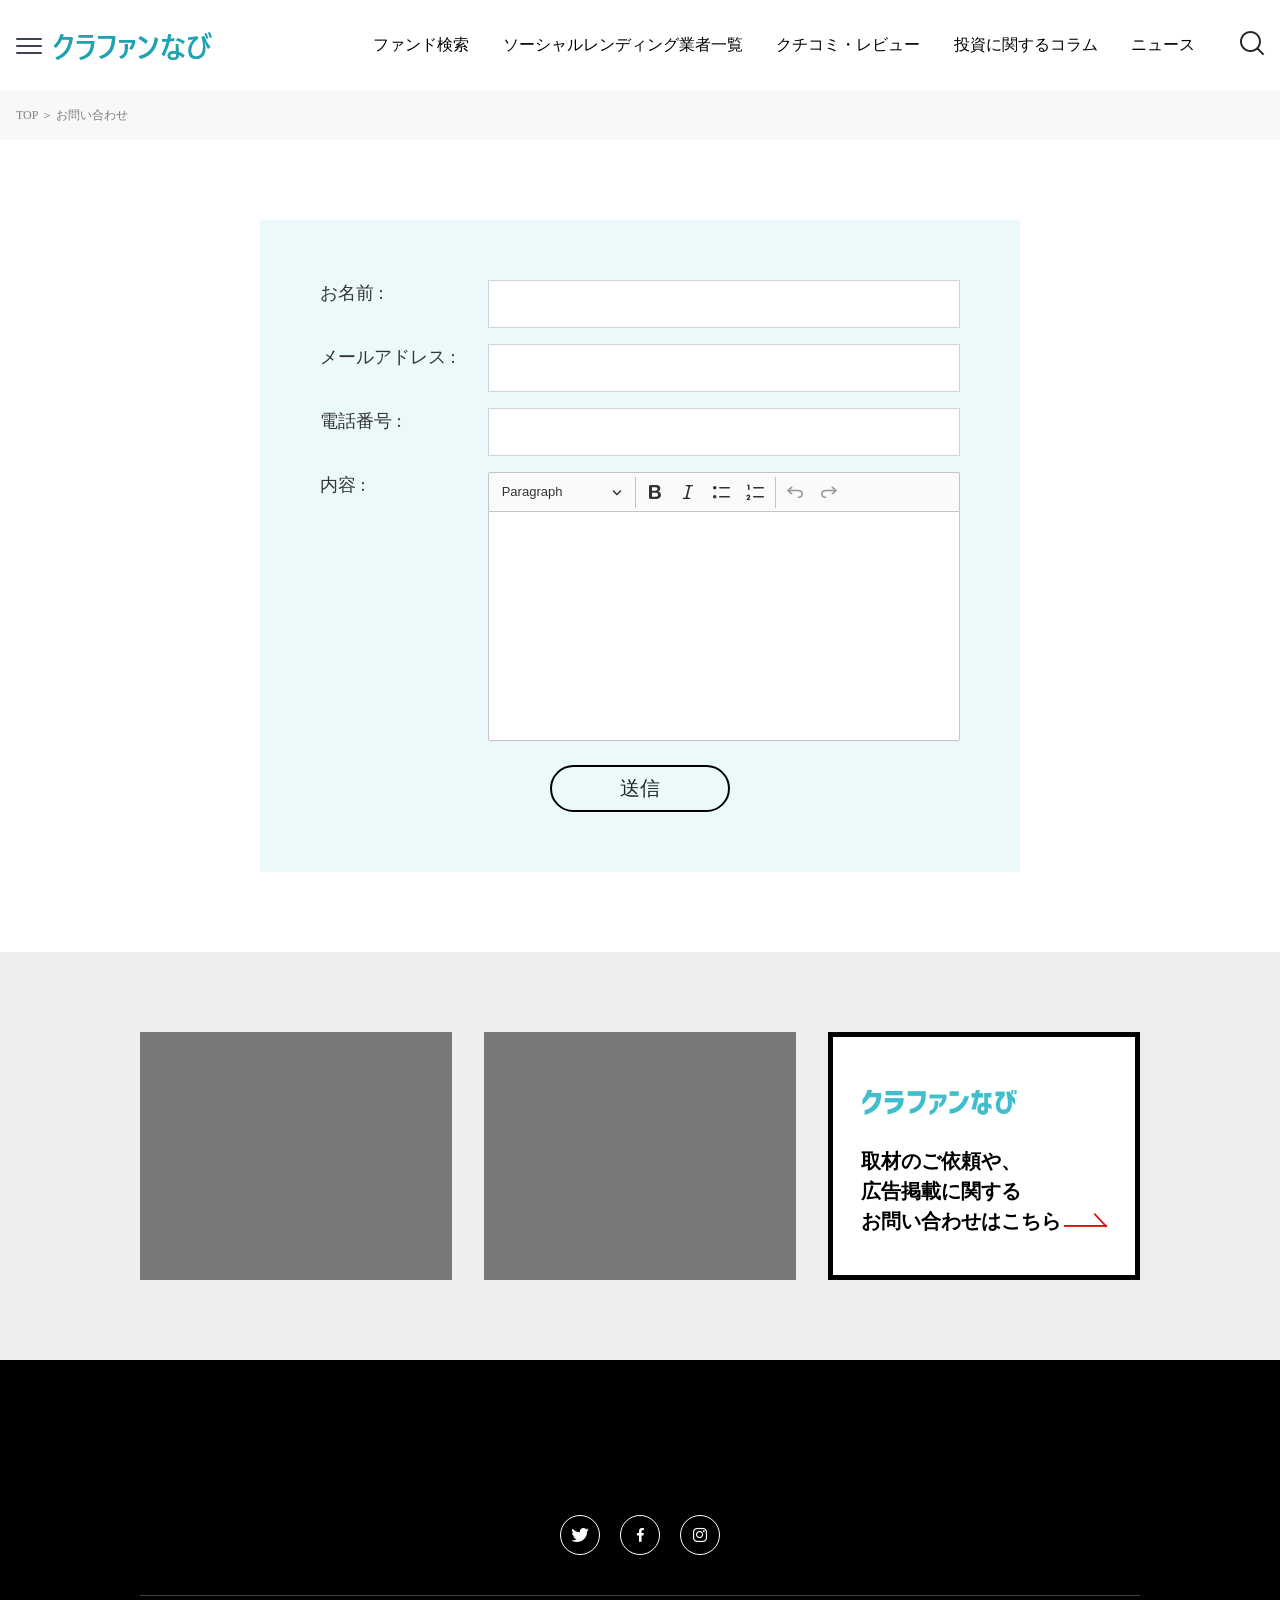
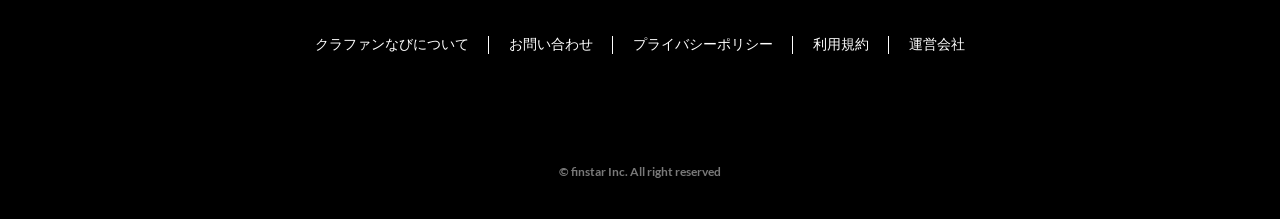
<file: inquiry.html>
<!doctype html>
<html lang="en">
  <head>
    <!-- Required meta tags -->
    <meta charset="utf-8">
    <meta name="viewport" content="width=device-width, initial-scale=1">

    <script src='assets/js/jquery.min.3.5.1.js' id='jquery-core-js'></script>

    <!-- Bootstrap CSS -->
    <link href="assets/libs/bootstrap/css/bootstrap.min.css" rel="stylesheet">
    <script src="assets/libs/bootstrap/js/bootstrap.bundle.min.js"></script>

    <!--icomoon-->
    <link rel="stylesheet" href="./assets/css/animate.min.css"/>
    <!--icomoon-->
    <link rel="stylesheet" href="./assets/libs/icomoon/style.css"/>
    <!--rangeSlider-->
    <link rel="stylesheet" href="assets/libs/ion-rangeSlider/css/ion.rangeSlider.min.css"/>
    <script src="assets/libs/ion-rangeSlider/js/ion.rangeSlider.min.js"></script>

    <!--flickity-->
    <link rel="stylesheet" href="./assets/libs/flickity/flickity.min.css"/>
    <script src="assets/libs/flickity/flickity.pkgd.min.js"></script>

    <link rel="stylesheet" type="text/css" href="assets/css/main.css">

    <title>お問い合わせ</title>
  </head>
  <body>
    <div class="wrapper">

        <header class="header" data-toggle="sticky-onscroll">
            <div class="container-fluid d-flex align-items-center">
                <a href="#menu__mobile" class="menu-mb__btn">
                    <span><span class="icon-bar"></span><span class="icon-bar"></span><span class="icon-bar"></span></span>
                </a>
                <div class="header__brand">
                    <a href="index.html" class="header--logo">
                        <img src="images/logo.png" alt="">
                    </a>
                </div>
                <nav class="main__nav ms-auto">
                    <ul class="dn__menu d-none d-lg-block">
                        <li class="menu-item "><a href="search.html">ファンド検索</a></li>
                        <li class="menu-item "><a href="list-lenders.html">ソーシャルレンディング業者一覧</a></li>
                        <li class="menu-item "><a href="review-list.html">クチコミ・レビュー</a></li>
                        <li class="menu-item "><a href="investment.html">投資に関するコラム</a></li>
                        <li class="menu-item "><a href="investment-news.html">ニュース</a></li>
                    </ul>
                </nav>
                <button class="header__search--btn btn" type="submit" data-bs-toggle="modal" data-bs-target="#modalSearch"><span class="icon-search"></span></button>
            </div>
        </header>

        <nav class="main__nav d-md-none">
            <ul class="dn__menu">
                <li class="menu-item "><a href="search.html">ファンド検索</a></li>
                <li class="menu-item "><a href="list-lenders.html">ソーシャルレンディング業者一覧</a></li>
                <li class="menu-item "><a href="review-list.html">クチコミ・レビュー</a></li>
                <li class="menu-item "><a href="investment.html">投資に関するコラム</a></li>
                <li class="menu-item "><a href="investment-news.html">ニュース</a></li>
            </ul>
        </nav>

        <div class="dn__breadcrumb" typeof="BreadcrumbList" vocab="https://schema.org/">
            <div class="container-fluid">
                <span><a href="#" class="home"><span>TOP</span></a></span> ＞  
                <span>お問い合わせ</span>
            </div>
        </div>
        <div class="wrap__page">   
            <div class="">
                <div class="inquiry__box mx-auto">
                    <form action="" class="box__content">
                        <div class="mb-3 row">
                            <label for="" class="col-sm-3 col-form-label">お名前 :</label>
                            <div class="input-group-lg col-sm-9">
                                <input type="text" class="form-control" value="">
                            </div>
                        </div>
                        <div class="mb-3 row">
                            <label for="" class="col-sm-3 col-form-label">メールアドレス :</label>
                            <div class="input-group-lg col-sm-9">
                                <input type="text" class="form-control" value="">
                            </div>
                        </div>
                        <div class="mb-3 row">
                            <label for="" class="col-sm-3 col-form-label">電話番号 :</label>
                            <div class="input-group-lg col-sm-9">
                                <input type="text" class="form-control" value="">
                            </div>
                        </div>
                        <div class="mb-3 row">
                            <label for="" class="col-sm-3 col-form-label">内容 :</label>
                            <div class="col-sm-9">
                                <textarea name="" id="editor" class="form-control" cols="30" rows="10"></textarea>
                            </div>
                        </div>
                        <div class="input-group-lg text-center mt-4">
                            <button type="submit" class="btn btn__primary -small">送信</button>
                        </div>
                    </form>

                </div>

            </div>
        </div>
        
        <section class="sc-3box">
            <div class="container">
                <div class="row">
                    <div class="col-md-4 d-flex wow animate__animated animate__fadeInLeft">
                        <div class="el__item"></div>
                    </div>
                    <div class="col-md-4 d-flex wow animate__animated animate__fadeInUp">
                        <div class="el__item"></div>
                    </div>
                    <div class="col-md-4 wow animate__animated animate__fadeInRight">
                        <div class="el__item -text">
                            <a href="">
                                <h3 class="el__title">クラファンなび</h3>
                                <div class="d-flex">
                                    <div class="el__excerpt flex-grow-1">
                                        取材のご依頼や、<br>広告掲載に関する<br>お問い合わせはこちら
                                    </div>
                                    <div class="el__icon">
                                        <span class="icon-long-arrow-right"></span>
                                    </div>
                                </div>
                            </a>
                        </div>
                    </div>
                </div>
            </div>
        </section>

        <footer class="sc-footer">
            <div class="container">
                <ul class="box-social">
                    <li><a href=""><span class="icon-twitter"></span></a></li>
                    <li><a href=""><span class="icon-facebook"></span></a></li>
                    <li><a href=""><span class="icon-instagram"></span></a></li>
                </ul>
                <hr>

                <nav class="footer__nav">
                    <ul class="">
                        <li class="menu-item"><a href="">クラファンなびについて</a></li>
                        <li class="menu-item"><a href="inquiry.html">お問い合わせ</a></li>
                        <li class="menu-item"><a href="privacy-policy.html">プライバシーポリシー</a></li>
                        <li class="menu-item"><a href="">利用規約</a></li>
                        <li class="menu-item"><a href="">運営会社</a></li>
                    </ul>
                </nav>

                <div class="sc-copyright">
                    <p>©︎ finstar Inc. All right reserved</p>
                </div>
            </div>
        </footer>

    </div> <!-- end wrapper -->

    <!-- Modal -->
    <div class="modal modal-search fade" id="modalSearch" tabindex="-1" aria-labelledby="exampleModalLabel" aria-hidden="true">
        <div class="modal-close">
        <button type="button" class="btn-close" data-bs-dismiss="modal" aria-label="Close"></button>
        </div>
        <div class="modal-dialog modal-dialog-centered">
        <div class="modal-content">
            <div class="modal-body">
                <form role="search" method="get" class="search-form" action="">
                    <input type="search" class="search-field form-control" placeholder="Search ..." name="s" />
                    <button class="search-submit" type="submit"><span class="icon-search"></span></button>
                </form>
            </div>
        </div>
        </div>
    </div>
    
    <nav id="menu__mobile" class="nav__mobile">
        <div class="nav__mobile__content">
            <ul class="nav__mobile--ul">
                <li class="menu-item menu-item-has-children"><a href="">クラファンなび</a>
                    <ul class="sub-menu">
                        <li class="menu-item"><a href="">ファンドの詳細</a></li>
                    </ul>
                </li>
                <li class="menu-item"><a href="search.html">ファンド検索/一覧</a></li>
                <li class="menu-item menu-item-has-children"><a href="list-lenders.html">ソーシャルレンディング</a>
                    <ul class="sub-menu">
                        <li class="menu-item"><a href="">ソーシャルレンディング企業の詳細</a></li>
                        <li class="menu-item"><a href="list-lenders.html">口コミレビュー一覧</a></li>
                    </ul>
                </li>
                <li class="menu-item"><a href="investment.html">投資に関するコラム</a></li>
                <li class="menu-item"><a href="investment-news.html">ソーシャルレンディングニュース</a></li>
                <li class="menu-item"><a href="glossary.html">用語集</a></li>
                <li class="menu-item"><a href="administrator.html">運営者</a></li>
                <li class="menu-item"><a href="privacy-policy.html">プライバシーポリシー</a></li>
                <li class="menu-item"><a href="inquiry.html">お問い合わせ</a></li>
            </ul>
        </div>
    </nav>

    <script src='assets/js/wow.min.js'></script>
    <script src="assets/libs/ckeditor5-build-classic/ckeditor.js"></script>
    <!-- main js -->
    <script src="assets/js/main.js"></script>

    <script>

	    ClassicEditor
		.create( document.querySelector( '#editor' ), {
			toolbar: {
					items: [
						'heading',
						'|',
						'bold',
						'italic',
						'bulletedList',
						'numberedList',
						'|',
						'undo',
						'redo'
					]
				},
		} )
		.then( editor => {
			window.editor = editor;
		} )
		.catch( err => {
			console.error( err.stack );
		} );

        (function($){

            $(".js-range-slider").ionRangeSlider({
                skin: "round",
                type: "double",
            });
        })(jQuery);

        
    </script>

</body>
</html>
</file>
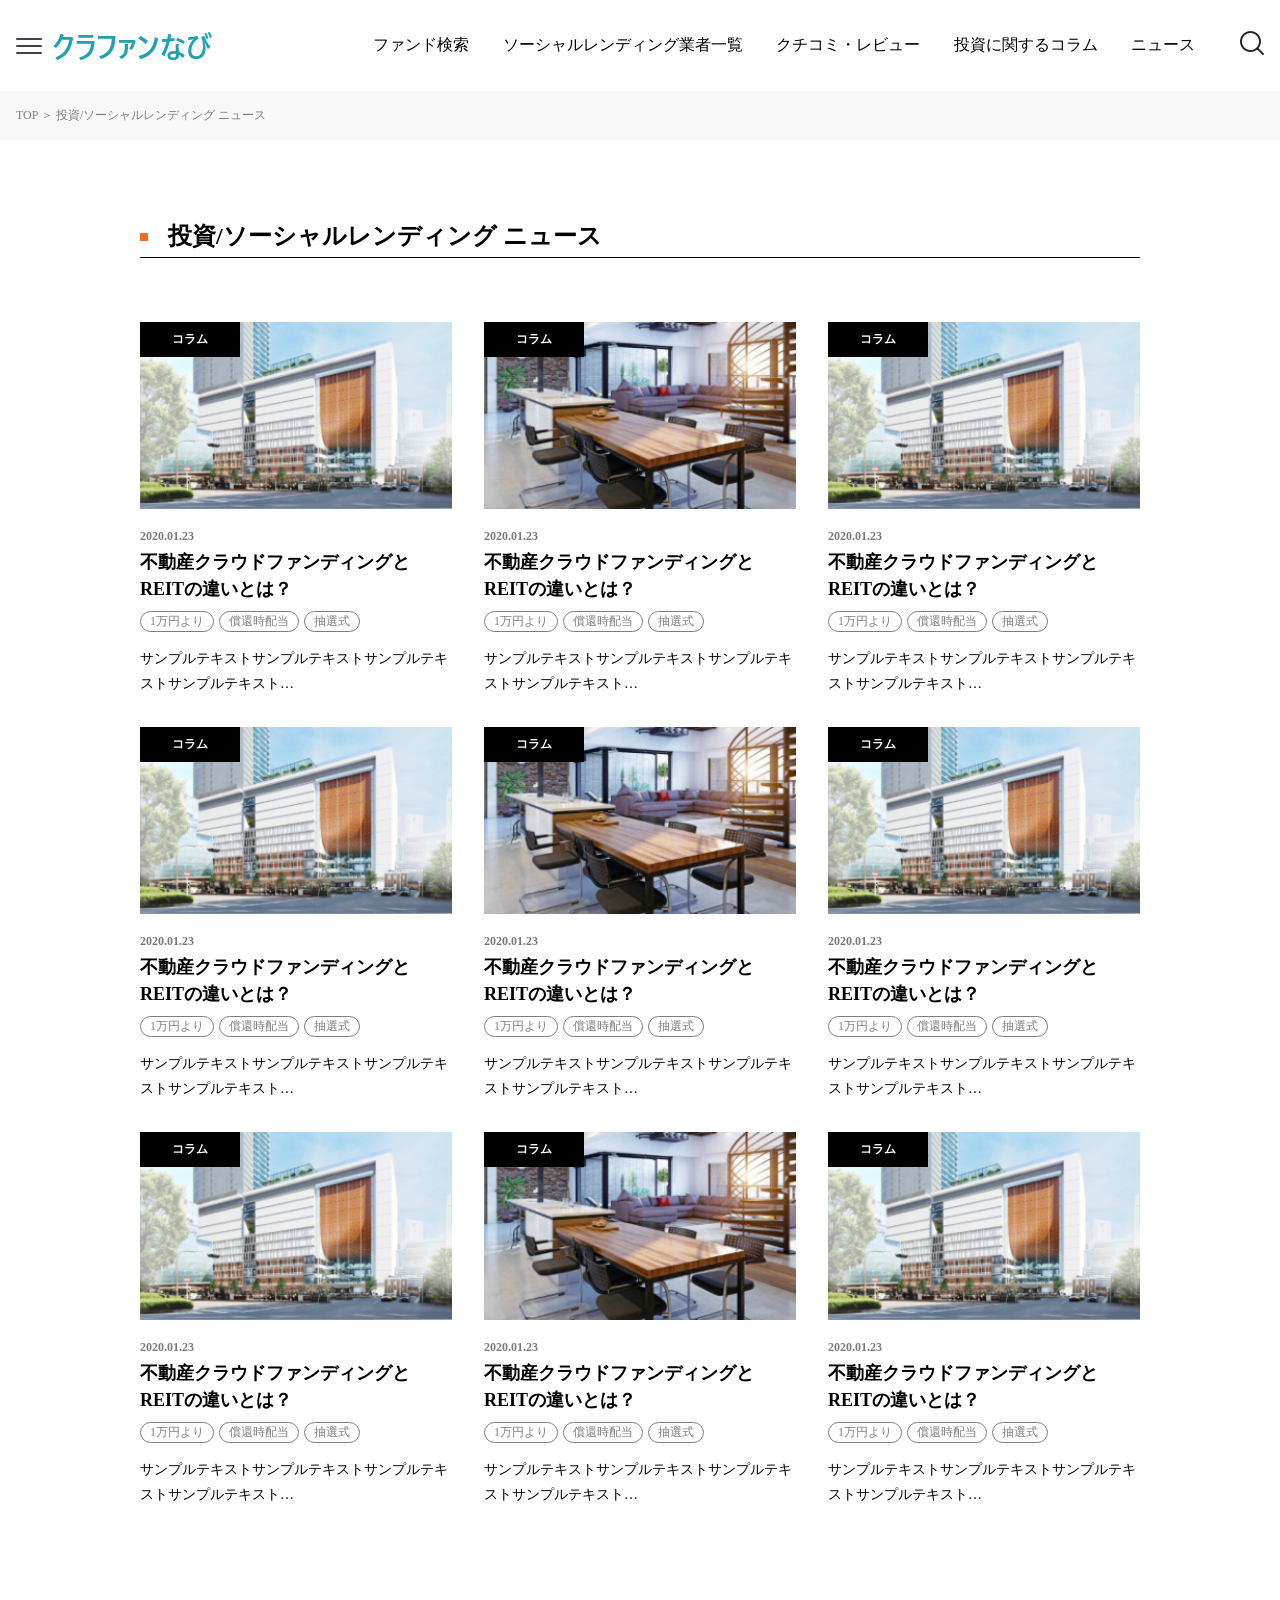
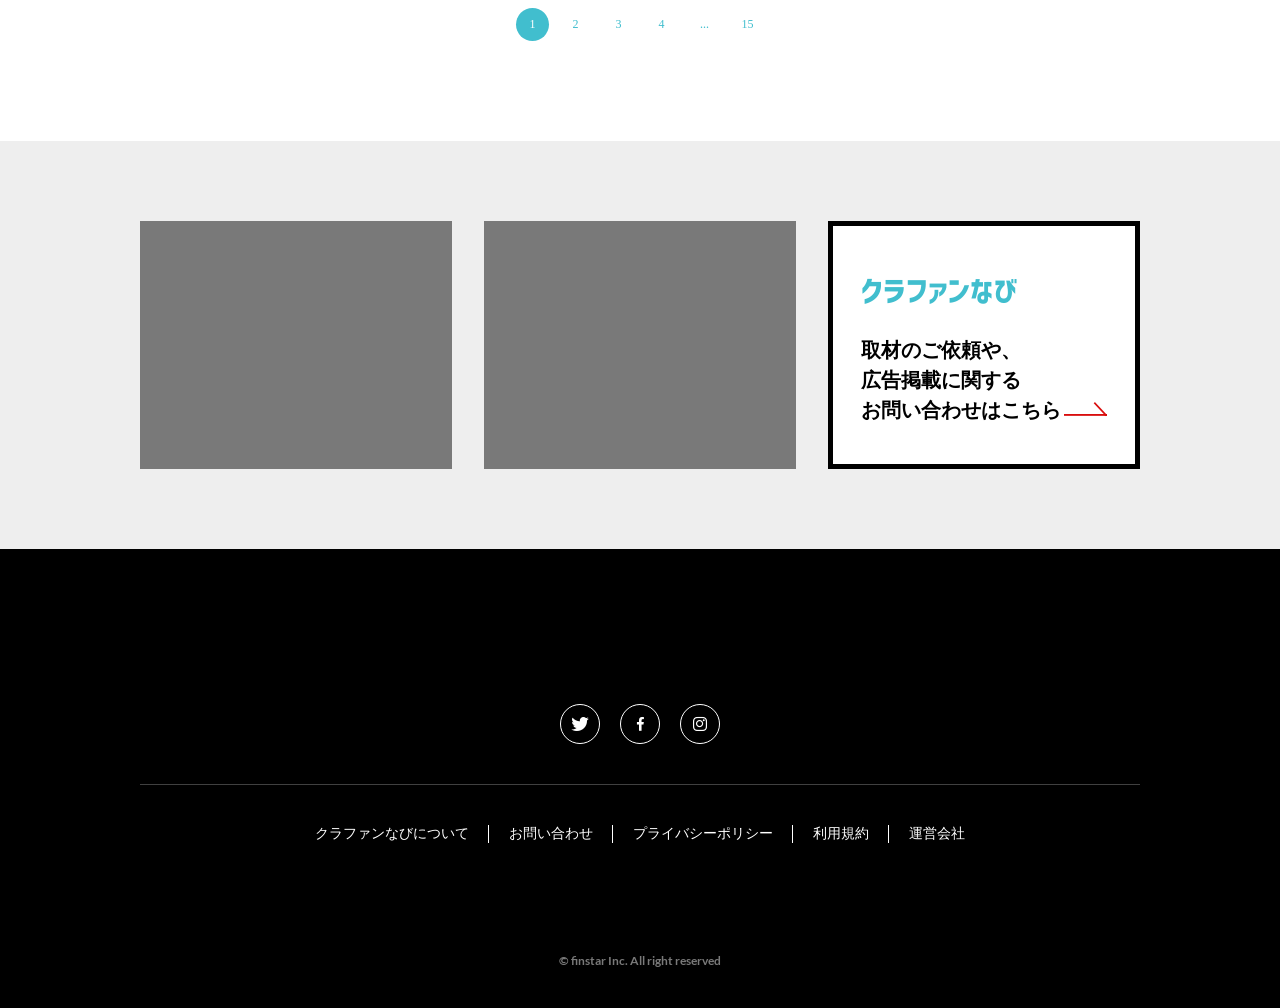
<file: investment-news.html>
<!doctype html>
<html lang="en">
  <head>
    <!-- Required meta tags -->
    <meta charset="utf-8">
    <meta name="viewport" content="width=device-width, initial-scale=1">

    <script src='assets/js/jquery.min.3.5.1.js' id='jquery-core-js'></script>

    <!-- Bootstrap CSS -->
    <link href="assets/libs/bootstrap/css/bootstrap.min.css" rel="stylesheet">
    <script src="assets/libs/bootstrap/js/bootstrap.bundle.min.js"></script>

    <!--icomoon-->
    <link rel="stylesheet" href="./assets/css/animate.min.css"/>
    <!--icomoon-->
    <link rel="stylesheet" href="./assets/libs/icomoon/style.css"/>
    <!--rangeSlider-->
    <link rel="stylesheet" href="assets/libs/ion-rangeSlider/css/ion.rangeSlider.min.css"/>
    <script src="assets/libs/ion-rangeSlider/js/ion.rangeSlider.min.js"></script>

    <!--flickity-->
    <link rel="stylesheet" href="./assets/libs/flickity/flickity.min.css"/>
    <script src="assets/libs/flickity/flickity.pkgd.min.js"></script>

    <link rel="stylesheet" type="text/css" href="assets/css/main.css">

    <title>投資/ソーシャルレンディング ニュース</title>
  </head>
  <body>
    <div class="wrapper">

        <header class="header" data-toggle="sticky-onscroll">
            <div class="container-fluid d-flex align-items-center">
                <a href="#menu__mobile" class="menu-mb__btn">
                    <span><span class="icon-bar"></span><span class="icon-bar"></span><span class="icon-bar"></span></span>
                </a>
                <div class="header__brand">
                    <a href="index.html" class="header--logo">
                        <img src="images/logo.png" alt="">
                    </a>
                </div>
                <nav class="main__nav ms-auto">
                    <ul class="dn__menu d-none d-lg-block">
                        <li class="menu-item "><a href="search.html">ファンド検索</a></li>
                        <li class="menu-item "><a href="list-lenders.html">ソーシャルレンディング業者一覧</a></li>
                        <li class="menu-item "><a href="review-list.html">クチコミ・レビュー</a></li>
                        <li class="menu-item "><a href="investment.html">投資に関するコラム</a></li>
                        <li class="menu-item "><a href="investment-news.html">ニュース</a></li>
                    </ul>
                </nav>
                <button class="header__search--btn btn" type="submit" data-bs-toggle="modal" data-bs-target="#modalSearch"><span class="icon-search"></span></button>
            </div>
        </header>

        <nav class="main__nav d-md-none">
            <ul class="dn__menu">
                <li class="menu-item "><a href="search.html">ファンド検索</a></li>
                <li class="menu-item "><a href="list-lenders.html">ソーシャルレンディング業者一覧</a></li>
                <li class="menu-item "><a href="review-list.html">クチコミ・レビュー</a></li>
                <li class="menu-item "><a href="investment.html">投資に関するコラム</a></li>
                <li class="menu-item "><a href="investment-news.html">ニュース</a></li>
            </ul>
        </nav>

        <div class="dn__breadcrumb" typeof="BreadcrumbList" vocab="https://schema.org/">
            <div class="container-fluid">
                <span><a href="#" class="home"><span>TOP</span></a></span> ＞  
                <span>投資/ソーシャルレンディング ニュース</span>
            </div>
        </div>
        <div class="wrap__page">   
            <div class="container">
                <header class="page__header">
                    <h1 class="page__header__title">投資/ソーシャルレンディング ニュース</h1>
                </header><!-- .page-header -->

                <div class="archive__content pt-md-4 wow animate__animated animate__fadeInUp">
                    <div class="row">
                        <div class="col-12 col-md-6 col-lg-4 el__col">
                            <div class="new__item ef--zoomin">
                                <a href="" class="el__thumb dnfix__thumb -small">
                                    <div class="el__status">コラム</div>
                                    <img src="images/invest-1.png" alt="">
                                </a>
                                <div class="el__meta">
                                    <div class="el__company">2020.01.23</div>
                                    <h3 class="el__title"><a href="" class="text__truncate -n2">不動産クラウドファンディングとREITの違いとは？</a></h3>

                                    <ul class="el__tag">
                                        <li>1万円より</li>
                                        <li>償還時配当</li>
                                        <li>抽選式</li>
                                    </ul>
                                    <div class="el__sub">
                                        サンプルテキストサンプルテキストサンプルテキストサンプルテキスト…
                                    </div>
                                </div>
                            </div>
                        </div>
                        <div class="col-12 col-md-6 col-lg-4 el__col">
                            <div class="new__item ef--zoomin">
                                <a href="" class="el__thumb dnfix__thumb -small">
                                    <div class="el__status">コラム</div>
                                    <img src="images/invest-2.png" alt="">
                                </a>
                                <div class="el__meta">
                                    <div class="el__company">2020.01.23</div>
                                    <h3 class="el__title"><a href="" class="text__truncate -n2">不動産クラウドファンディングとREITの違いとは？</a></h3>

                                    <ul class="el__tag">
                                        <li>1万円より</li>
                                        <li>償還時配当</li>
                                        <li>抽選式</li>
                                    </ul>
                                    <div class="el__sub">
                                        サンプルテキストサンプルテキストサンプルテキストサンプルテキスト…
                                    </div>
                                </div>
                            </div>
                        </div>
                        <div class="col-12 col-md-6 col-lg-4 el__col">
                            <div class="new__item ef--zoomin">
                                <a href="" class="el__thumb dnfix__thumb -small">
                                    <div class="el__status">コラム</div>
                                    <img src="images/invest-1.png" alt="">
                                </a>
                                <div class="el__meta">
                                    <div class="el__company">2020.01.23</div>
                                    <h3 class="el__title"><a href="" class="text__truncate -n2">不動産クラウドファンディングとREITの違いとは？</a></h3>

                                    <ul class="el__tag">
                                        <li>1万円より</li>
                                        <li>償還時配当</li>
                                        <li>抽選式</li>
                                    </ul>
                                    <div class="el__sub">
                                        サンプルテキストサンプルテキストサンプルテキストサンプルテキスト…
                                    </div>
                                </div>
                            </div>
                        </div>
                        <div class="col-12 col-md-6 col-lg-4 el__col">
                            <div class="new__item ef--zoomin">
                                <a href="" class="el__thumb dnfix__thumb -small">
                                    <div class="el__status">コラム</div>
                                    <img src="images/invest-1.png" alt="">
                                </a>
                                <div class="el__meta">
                                    <div class="el__company">2020.01.23</div>
                                    <h3 class="el__title"><a href="" class="text__truncate -n2">不動産クラウドファンディングとREITの違いとは？</a></h3>

                                    <ul class="el__tag">
                                        <li>1万円より</li>
                                        <li>償還時配当</li>
                                        <li>抽選式</li>
                                    </ul>
                                    <div class="el__sub">
                                        サンプルテキストサンプルテキストサンプルテキストサンプルテキスト…
                                    </div>
                                </div>
                            </div>
                        </div>
                        <div class="col-12 col-md-6 col-lg-4 el__col">
                            <div class="new__item ef--zoomin">
                                <a href="" class="el__thumb dnfix__thumb -small">
                                    <div class="el__status">コラム</div>
                                    <img src="images/invest-2.png" alt="">
                                </a>
                                <div class="el__meta">
                                    <div class="el__company">2020.01.23</div>
                                    <h3 class="el__title"><a href="" class="text__truncate -n2">不動産クラウドファンディングとREITの違いとは？</a></h3>

                                    <ul class="el__tag">
                                        <li>1万円より</li>
                                        <li>償還時配当</li>
                                        <li>抽選式</li>
                                    </ul>
                                    <div class="el__sub">
                                        サンプルテキストサンプルテキストサンプルテキストサンプルテキスト…
                                    </div>
                                </div>
                            </div>
                        </div>
                        <div class="col-12 col-md-6 col-lg-4 el__col">
                            <div class="new__item ef--zoomin">
                                <a href="" class="el__thumb dnfix__thumb -small">
                                    <div class="el__status">コラム</div>
                                    <img src="images/invest-1.png" alt="">
                                </a>
                                <div class="el__meta">
                                    <div class="el__company">2020.01.23</div>
                                    <h3 class="el__title"><a href="" class="text__truncate -n2">不動産クラウドファンディングとREITの違いとは？</a></h3>

                                    <ul class="el__tag">
                                        <li>1万円より</li>
                                        <li>償還時配当</li>
                                        <li>抽選式</li>
                                    </ul>
                                    <div class="el__sub">
                                        サンプルテキストサンプルテキストサンプルテキストサンプルテキスト…
                                    </div>
                                </div>
                            </div>
                        </div>
                        <div class="col-12 col-md-6 col-lg-4 el__col">
                            <div class="new__item ef--zoomin">
                                <a href="" class="el__thumb dnfix__thumb -small">
                                    <div class="el__status">コラム</div>
                                    <img src="images/invest-1.png" alt="">
                                </a>
                                <div class="el__meta">
                                    <div class="el__company">2020.01.23</div>
                                    <h3 class="el__title"><a href="" class="text__truncate -n2">不動産クラウドファンディングとREITの違いとは？</a></h3>

                                    <ul class="el__tag">
                                        <li>1万円より</li>
                                        <li>償還時配当</li>
                                        <li>抽選式</li>
                                    </ul>
                                    <div class="el__sub">
                                        サンプルテキストサンプルテキストサンプルテキストサンプルテキスト…
                                    </div>
                                </div>
                            </div>
                        </div>
                        <div class="col-12 col-md-6 col-lg-4 el__col">
                            <div class="new__item ef--zoomin">
                                <a href="" class="el__thumb dnfix__thumb -small">
                                    <div class="el__status">コラム</div>
                                    <img src="images/invest-2.png" alt="">
                                </a>
                                <div class="el__meta">
                                    <div class="el__company">2020.01.23</div>
                                    <h3 class="el__title"><a href="" class="text__truncate -n2">不動産クラウドファンディングとREITの違いとは？</a></h3>

                                    <ul class="el__tag">
                                        <li>1万円より</li>
                                        <li>償還時配当</li>
                                        <li>抽選式</li>
                                    </ul>
                                    <div class="el__sub">
                                        サンプルテキストサンプルテキストサンプルテキストサンプルテキスト…
                                    </div>
                                </div>
                            </div>
                        </div>
                        <div class="col-12 col-md-6 col-lg-4 el__col">
                            <div class="new__item ef--zoomin">
                                <a href="" class="el__thumb dnfix__thumb -small">
                                    <div class="el__status">コラム</div>
                                    <img src="images/invest-1.png" alt="">
                                </a>
                                <div class="el__meta">
                                    <div class="el__company">2020.01.23</div>
                                    <h3 class="el__title"><a href="" class="text__truncate -n2">不動産クラウドファンディングとREITの違いとは？</a></h3>

                                    <ul class="el__tag">
                                        <li>1万円より</li>
                                        <li>償還時配当</li>
                                        <li>抽選式</li>
                                    </ul>
                                    <div class="el__sub">
                                        サンプルテキストサンプルテキストサンプルテキストサンプルテキスト…
                                    </div>
                                </div>
                            </div>
                        </div>
                    </div>
                   
                </div>
                
                <nav class="navigation paging-navigation" role="navigation">
                    <div class="pagination loop-pagination">
                        <span aria-current="page" class="page-numbers current">1</span>
                        <a class="page-numbers" href="#">2</a>
                        <a class="page-numbers" href="#">3</a>
                        <a class="page-numbers" href="#">4</a>
                        <a class="page-numbers" href="#">...</a>
                        <a class="page-numbers" href="#">15</a>
                    </div><!-- .pagination -->
                </nav>

            </div>
        </div>
        
        <section class="sc-3box">
            <div class="container">
                <div class="row">
                    <div class="col-md-4 d-flex wow animate__animated animate__fadeInLeft">
                        <div class="el__item"></div>
                    </div>
                    <div class="col-md-4 d-flex wow animate__animated animate__fadeInUp">
                        <div class="el__item"></div>
                    </div>
                    <div class="col-md-4 wow animate__animated animate__fadeInRight">
                        <div class="el__item -text">
                            <a href="">
                                <h3 class="el__title">クラファンなび</h3>
                                <div class="d-flex">
                                    <div class="el__excerpt flex-grow-1">
                                        取材のご依頼や、<br>広告掲載に関する<br>お問い合わせはこちら
                                    </div>
                                    <div class="el__icon">
                                        <span class="icon-long-arrow-right"></span>
                                    </div>
                                </div>
                            </a>
                        </div>
                    </div>
                </div>
            </div>
        </section>

        <footer class="sc-footer">
            <div class="container">
                <ul class="box-social">
                    <li><a href=""><span class="icon-twitter"></span></a></li>
                    <li><a href=""><span class="icon-facebook"></span></a></li>
                    <li><a href=""><span class="icon-instagram"></span></a></li>
                </ul>
                <hr>

                <nav class="footer__nav">
                    <ul class="">
                        <li class="menu-item"><a href="">クラファンなびについて</a></li>
                        <li class="menu-item"><a href="inquiry.html">お問い合わせ</a></li>
                        <li class="menu-item"><a href="privacy-policy.html">プライバシーポリシー</a></li>
                        <li class="menu-item"><a href="">利用規約</a></li>
                        <li class="menu-item"><a href="">運営会社</a></li>
                    </ul>
                </nav>

                <div class="sc-copyright">
                    <p>©︎ finstar Inc. All right reserved</p>
                </div>
            </div>
        </footer>

    </div> <!-- end wrapper -->

    <!-- Modal -->
    <div class="modal modal-search fade" id="modalSearch" tabindex="-1" aria-labelledby="exampleModalLabel" aria-hidden="true">
        <div class="modal-close">
        <button type="button" class="btn-close" data-bs-dismiss="modal" aria-label="Close"></button>
        </div>
        <div class="modal-dialog modal-dialog-centered">
        <div class="modal-content">
            <div class="modal-body">
                <form role="search" method="get" class="search-form" action="">
                    <input type="search" class="search-field form-control" placeholder="Search ..." name="s" />
                    <button class="search-submit" type="submit"><span class="icon-search"></span></button>
                </form>
            </div>
        </div>
        </div>
    </div>
    
    <nav id="menu__mobile" class="nav__mobile">
        <div class="nav__mobile__content">
            <ul class="nav__mobile--ul">
                <li class="menu-item menu-item-has-children"><a href="">クラファンなび</a>
                    <ul class="sub-menu">
                        <li class="menu-item"><a href="">ファンドの詳細</a></li>
                    </ul>
                </li>
                <li class="menu-item"><a href="search.html">ファンド検索/一覧</a></li>
                <li class="menu-item menu-item-has-children"><a href="list-lenders.html">ソーシャルレンディング</a>
                    <ul class="sub-menu">
                        <li class="menu-item"><a href="">ソーシャルレンディング企業の詳細</a></li>
                        <li class="menu-item"><a href="list-lenders.html">口コミレビュー一覧</a></li>
                    </ul>
                </li>
                <li class="menu-item"><a href="investment.html">投資に関するコラム</a></li>
                <li class="menu-item"><a href="investment-news.html">ソーシャルレンディングニュース</a></li>
                <li class="menu-item"><a href="glossary.html">用語集</a></li>
                <li class="menu-item"><a href="administrator.html">運営者</a></li>
                <li class="menu-item"><a href="privacy-policy.html">プライバシーポリシー</a></li>
                <li class="menu-item"><a href="inquiry.html">お問い合わせ</a></li>
            </ul>
        </div>
    </nav>

    <script src='assets/js/wow.min.js'></script>
    <!-- main js -->
    <script src="assets/js/main.js"></script>

    <script>
        (function($){

            $(".js-range-slider").ionRangeSlider({
                skin: "round",
                type: "double",
            });

        })(jQuery);

        
    </script>

</body>
</html>
</file>
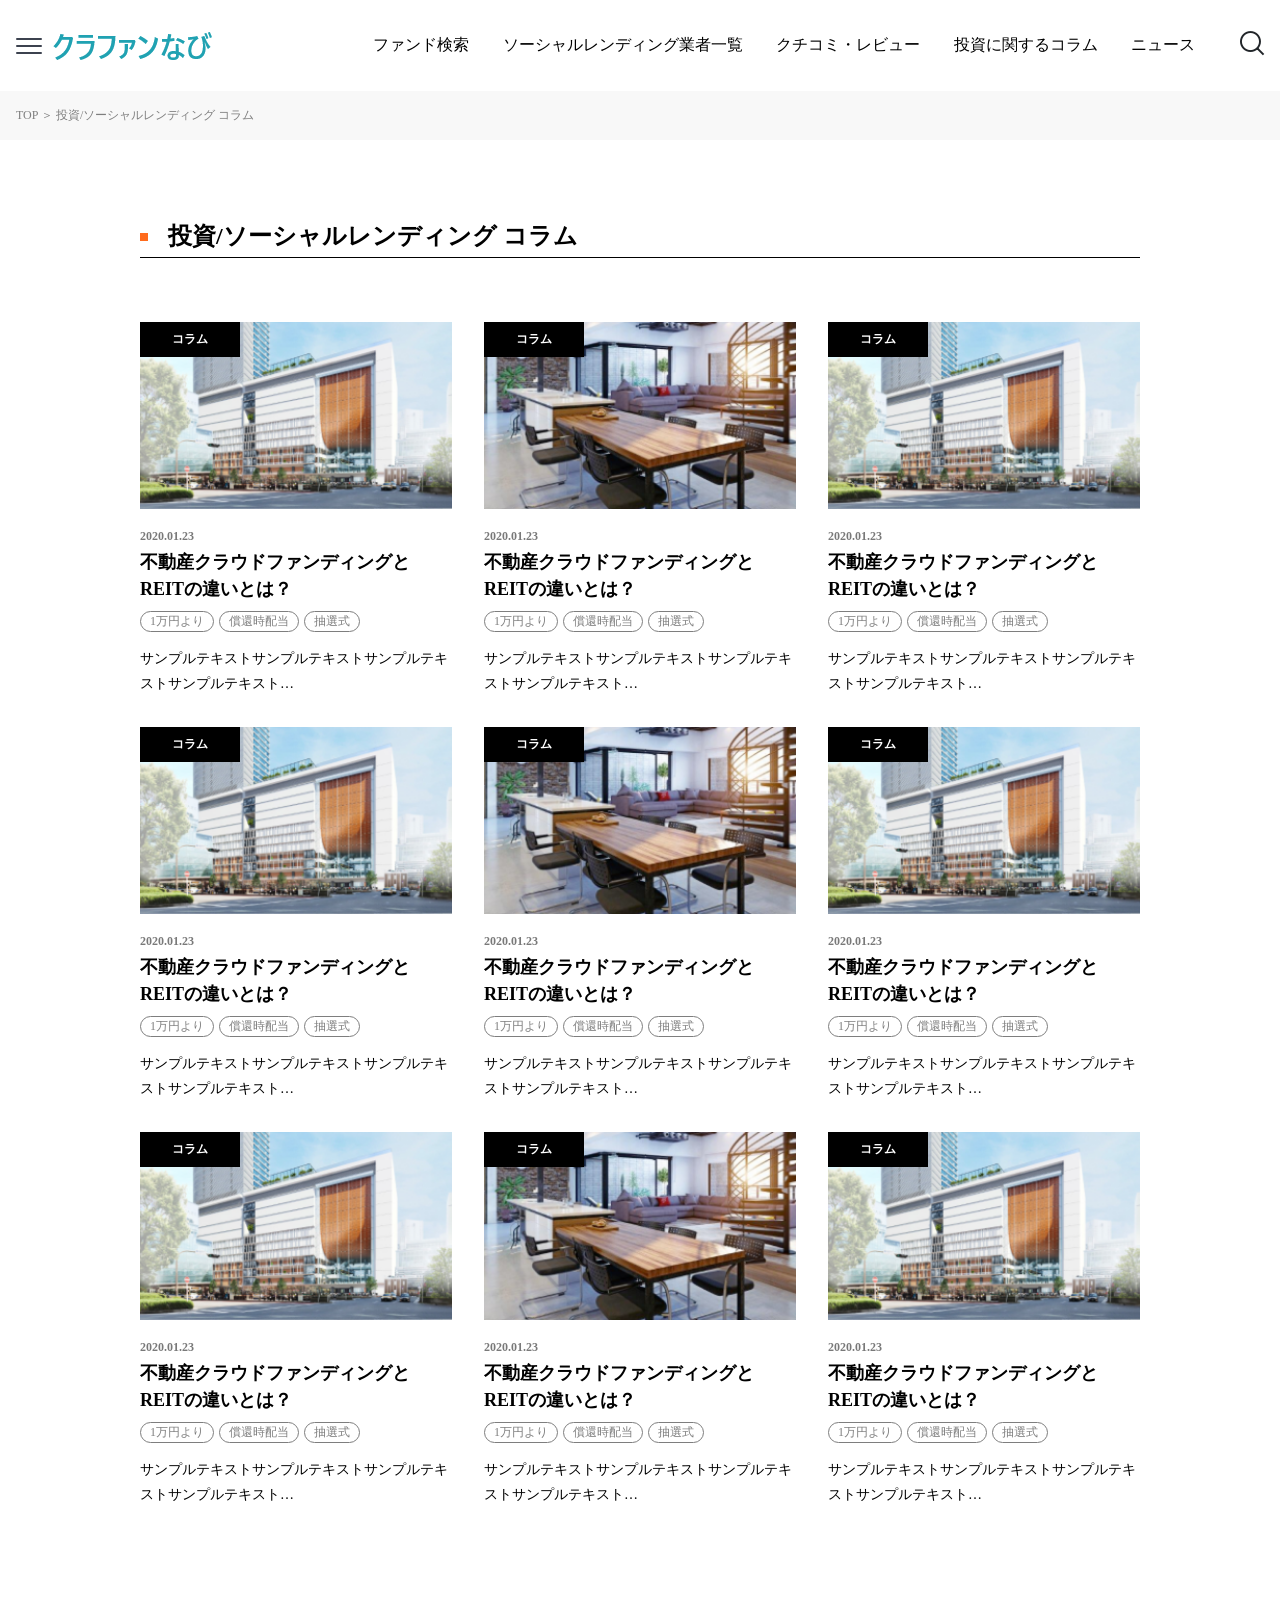
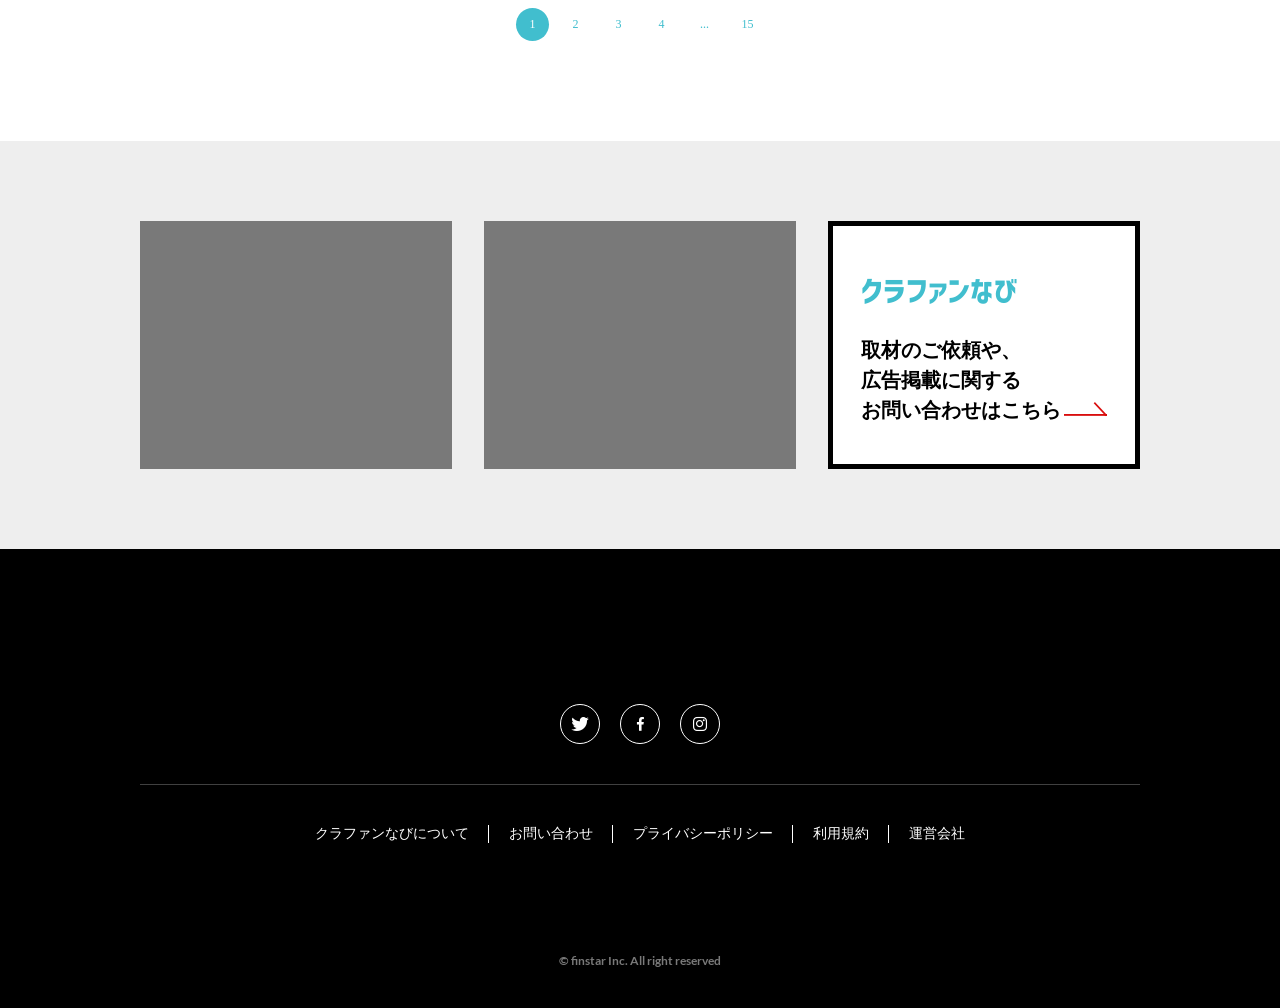
<file: investment.html>
<!doctype html>
<html lang="en">
  <head>
    <!-- Required meta tags -->
    <meta charset="utf-8">
    <meta name="viewport" content="width=device-width, initial-scale=1">

    <script src='assets/js/jquery.min.3.5.1.js' id='jquery-core-js'></script>

    <!-- Bootstrap CSS -->
    <link href="assets/libs/bootstrap/css/bootstrap.min.css" rel="stylesheet">
    <script src="assets/libs/bootstrap/js/bootstrap.bundle.min.js"></script>

    <!--icomoon-->
    <link rel="stylesheet" href="./assets/css/animate.min.css"/>
    <!--icomoon-->
    <link rel="stylesheet" href="./assets/libs/icomoon/style.css"/>
    <!--rangeSlider-->
    <link rel="stylesheet" href="assets/libs/ion-rangeSlider/css/ion.rangeSlider.min.css"/>
    <script src="assets/libs/ion-rangeSlider/js/ion.rangeSlider.min.js"></script>

    <!--flickity-->
    <link rel="stylesheet" href="./assets/libs/flickity/flickity.min.css"/>
    <script src="assets/libs/flickity/flickity.pkgd.min.js"></script>

    <link rel="stylesheet" type="text/css" href="assets/css/main.css">

    <title>投資に関するコラム</title>
  </head>
  <body>
    <div class="wrapper">

        <header class="header" data-toggle="sticky-onscroll">
            <div class="container-fluid d-flex align-items-center">
                <a href="#menu__mobile" class="menu-mb__btn">
                    <span><span class="icon-bar"></span><span class="icon-bar"></span><span class="icon-bar"></span></span>
                </a>
                <div class="header__brand">
                    <a href="index.html" class="header--logo">
                        <img src="images/logo.png" alt="">
                    </a>
                </div>
                <nav class="main__nav ms-auto">
                    <ul class="dn__menu d-none d-lg-block">
                        <li class="menu-item "><a href="search.html">ファンド検索</a></li>
                        <li class="menu-item "><a href="list-lenders.html">ソーシャルレンディング業者一覧</a></li>
                        <li class="menu-item "><a href="review-list.html">クチコミ・レビュー</a></li>
                        <li class="menu-item "><a href="investment.html">投資に関するコラム</a></li>
                        <li class="menu-item "><a href="investment-news.html">ニュース</a></li>
                    </ul>
                </nav>
                <button class="header__search--btn btn" type="submit" data-bs-toggle="modal" data-bs-target="#modalSearch"><span class="icon-search"></span></button>
            </div>
        </header>

        <nav class="main__nav d-md-none">
            <ul class="dn__menu">
                <li class="menu-item "><a href="search.html">ファンド検索</a></li>
                <li class="menu-item "><a href="list-lenders.html">ソーシャルレンディング業者一覧</a></li>
                <li class="menu-item "><a href="review-list.html">クチコミ・レビュー</a></li>
                <li class="menu-item "><a href="investment.html">投資に関するコラム</a></li>
                <li class="menu-item "><a href="investment-news.html">ニュース</a></li>
            </ul>
        </nav>

        <div class="dn__breadcrumb" typeof="BreadcrumbList" vocab="https://schema.org/">
            <div class="container-fluid">
                <span><a href="#" class="home"><span>TOP</span></a></span> ＞  
                <span>投資/ソーシャルレンディング コラム</span>  
            </div>
        </div>
        <div class="wrap__page">   
            <div class="container">
                <header class="page__header">
                    <h1 class="page__header__title">投資/ソーシャルレンディング コラム</h1>
                </header><!-- .page-header -->

                <div class="archive__content pt-md-4 wow animate__animated animate__fadeInUp">
                    <div class="row">
                        <div class="col-12 col-md-6 col-lg-4 el__col">
                            <div class="new__item ef--zoomin">
                                <a href="" class="el__thumb dnfix__thumb -small">
                                    <div class="el__status">コラム</div>
                                    <img src="images/invest-1.png" alt="">
                                </a>
                                <div class="el__meta">
                                    <div class="el__company">2020.01.23</div>
                                    <h3 class="el__title"><a href="" class="text__truncate -n2">不動産クラウドファンディングとREITの違いとは？</a></h3>

                                    <ul class="el__tag">
                                        <li>1万円より</li>
                                        <li>償還時配当</li>
                                        <li>抽選式</li>
                                    </ul>
                                    <div class="el__sub">
                                        サンプルテキストサンプルテキストサンプルテキストサンプルテキスト…
                                    </div>
                                </div>
                            </div>
                        </div>
                        <div class="col-12 col-md-6 col-lg-4 el__col">
                            <div class="new__item ef--zoomin">
                                <a href="" class="el__thumb dnfix__thumb -small">
                                    <div class="el__status">コラム</div>
                                    <img src="images/invest-2.png" alt="">
                                </a>
                                <div class="el__meta">
                                    <div class="el__company">2020.01.23</div>
                                    <h3 class="el__title"><a href="" class="text__truncate -n2">不動産クラウドファンディングとREITの違いとは？</a></h3>

                                    <ul class="el__tag">
                                        <li>1万円より</li>
                                        <li>償還時配当</li>
                                        <li>抽選式</li>
                                    </ul>
                                    <div class="el__sub">
                                        サンプルテキストサンプルテキストサンプルテキストサンプルテキスト…
                                    </div>
                                </div>
                            </div>
                        </div>
                        <div class="col-12 col-md-6 col-lg-4 el__col">
                            <div class="new__item ef--zoomin">
                                <a href="" class="el__thumb dnfix__thumb -small">
                                    <div class="el__status">コラム</div>
                                    <img src="images/invest-1.png" alt="">
                                </a>
                                <div class="el__meta">
                                    <div class="el__company">2020.01.23</div>
                                    <h3 class="el__title"><a href="" class="text__truncate -n2">不動産クラウドファンディングとREITの違いとは？</a></h3>

                                    <ul class="el__tag">
                                        <li>1万円より</li>
                                        <li>償還時配当</li>
                                        <li>抽選式</li>
                                    </ul>
                                    <div class="el__sub">
                                        サンプルテキストサンプルテキストサンプルテキストサンプルテキスト…
                                    </div>
                                </div>
                            </div>
                        </div>
                        <div class="col-12 col-md-6 col-lg-4 el__col">
                            <div class="new__item ef--zoomin">
                                <a href="" class="el__thumb dnfix__thumb -small">
                                    <div class="el__status">コラム</div>
                                    <img src="images/invest-1.png" alt="">
                                </a>
                                <div class="el__meta">
                                    <div class="el__company">2020.01.23</div>
                                    <h3 class="el__title"><a href="" class="text__truncate -n2">不動産クラウドファンディングとREITの違いとは？</a></h3>

                                    <ul class="el__tag">
                                        <li>1万円より</li>
                                        <li>償還時配当</li>
                                        <li>抽選式</li>
                                    </ul>
                                    <div class="el__sub">
                                        サンプルテキストサンプルテキストサンプルテキストサンプルテキスト…
                                    </div>
                                </div>
                            </div>
                        </div>
                        <div class="col-12 col-md-6 col-lg-4 el__col">
                            <div class="new__item ef--zoomin">
                                <a href="" class="el__thumb dnfix__thumb -small">
                                    <div class="el__status">コラム</div>
                                    <img src="images/invest-2.png" alt="">
                                </a>
                                <div class="el__meta">
                                    <div class="el__company">2020.01.23</div>
                                    <h3 class="el__title"><a href="" class="text__truncate -n2">不動産クラウドファンディングとREITの違いとは？</a></h3>

                                    <ul class="el__tag">
                                        <li>1万円より</li>
                                        <li>償還時配当</li>
                                        <li>抽選式</li>
                                    </ul>
                                    <div class="el__sub">
                                        サンプルテキストサンプルテキストサンプルテキストサンプルテキスト…
                                    </div>
                                </div>
                            </div>
                        </div>
                        <div class="col-12 col-md-6 col-lg-4 el__col">
                            <div class="new__item ef--zoomin">
                                <a href="" class="el__thumb dnfix__thumb -small">
                                    <div class="el__status">コラム</div>
                                    <img src="images/invest-1.png" alt="">
                                </a>
                                <div class="el__meta">
                                    <div class="el__company">2020.01.23</div>
                                    <h3 class="el__title"><a href="" class="text__truncate -n2">不動産クラウドファンディングとREITの違いとは？</a></h3>

                                    <ul class="el__tag">
                                        <li>1万円より</li>
                                        <li>償還時配当</li>
                                        <li>抽選式</li>
                                    </ul>
                                    <div class="el__sub">
                                        サンプルテキストサンプルテキストサンプルテキストサンプルテキスト…
                                    </div>
                                </div>
                            </div>
                        </div>
                        <div class="col-12 col-md-6 col-lg-4 el__col">
                            <div class="new__item ef--zoomin">
                                <a href="" class="el__thumb dnfix__thumb -small">
                                    <div class="el__status">コラム</div>
                                    <img src="images/invest-1.png" alt="">
                                </a>
                                <div class="el__meta">
                                    <div class="el__company">2020.01.23</div>
                                    <h3 class="el__title"><a href="" class="text__truncate -n2">不動産クラウドファンディングとREITの違いとは？</a></h3>

                                    <ul class="el__tag">
                                        <li>1万円より</li>
                                        <li>償還時配当</li>
                                        <li>抽選式</li>
                                    </ul>
                                    <div class="el__sub">
                                        サンプルテキストサンプルテキストサンプルテキストサンプルテキスト…
                                    </div>
                                </div>
                            </div>
                        </div>
                        <div class="col-12 col-md-6 col-lg-4 el__col">
                            <div class="new__item ef--zoomin">
                                <a href="" class="el__thumb dnfix__thumb -small">
                                    <div class="el__status">コラム</div>
                                    <img src="images/invest-2.png" alt="">
                                </a>
                                <div class="el__meta">
                                    <div class="el__company">2020.01.23</div>
                                    <h3 class="el__title"><a href="" class="text__truncate -n2">不動産クラウドファンディングとREITの違いとは？</a></h3>

                                    <ul class="el__tag">
                                        <li>1万円より</li>
                                        <li>償還時配当</li>
                                        <li>抽選式</li>
                                    </ul>
                                    <div class="el__sub">
                                        サンプルテキストサンプルテキストサンプルテキストサンプルテキスト…
                                    </div>
                                </div>
                            </div>
                        </div>
                        <div class="col-12 col-md-6 col-lg-4 el__col">
                            <div class="new__item ef--zoomin">
                                <a href="" class="el__thumb dnfix__thumb -small">
                                    <div class="el__status">コラム</div>
                                    <img src="images/invest-1.png" alt="">
                                </a>
                                <div class="el__meta">
                                    <div class="el__company">2020.01.23</div>
                                    <h3 class="el__title"><a href="" class="text__truncate -n2">不動産クラウドファンディングとREITの違いとは？</a></h3>

                                    <ul class="el__tag">
                                        <li>1万円より</li>
                                        <li>償還時配当</li>
                                        <li>抽選式</li>
                                    </ul>
                                    <div class="el__sub">
                                        サンプルテキストサンプルテキストサンプルテキストサンプルテキスト…
                                    </div>
                                </div>
                            </div>
                        </div>
                    </div>
                   
                </div>
                
                <nav class="navigation paging-navigation" role="navigation">
                    <div class="pagination loop-pagination">
                        <span aria-current="page" class="page-numbers current">1</span>
                        <a class="page-numbers" href="#">2</a>
                        <a class="page-numbers" href="#">3</a>
                        <a class="page-numbers" href="#">4</a>
                        <a class="page-numbers" href="#">...</a>
                        <a class="page-numbers" href="#">15</a>
                    </div><!-- .pagination -->
                </nav>

            </div>
        </div>
        
        <section class="sc-3box">
            <div class="container">
                <div class="row">
                    <div class="col-md-4 d-flex wow animate__animated animate__fadeInLeft">
                        <div class="el__item"></div>
                    </div>
                    <div class="col-md-4 d-flex wow animate__animated animate__fadeInUp">
                        <div class="el__item"></div>
                    </div>
                    <div class="col-md-4 wow animate__animated animate__fadeInRight">
                        <div class="el__item -text">
                            <a href="">
                                <h3 class="el__title">クラファンなび</h3>
                                <div class="d-flex">
                                    <div class="el__excerpt flex-grow-1">
                                        取材のご依頼や、<br>広告掲載に関する<br>お問い合わせはこちら
                                    </div>
                                    <div class="el__icon">
                                        <span class="icon-long-arrow-right"></span>
                                    </div>
                                </div>
                            </a>
                        </div>
                    </div>
                </div>
            </div>
        </section>

        <footer class="sc-footer">
            <div class="container">
                <ul class="box-social">
                    <li><a href=""><span class="icon-twitter"></span></a></li>
                    <li><a href=""><span class="icon-facebook"></span></a></li>
                    <li><a href=""><span class="icon-instagram"></span></a></li>
                </ul>
                <hr>

                <nav class="footer__nav">
                    <ul class="">
                        <li class="menu-item"><a href="">クラファンなびについて</a></li>
                        <li class="menu-item"><a href="inquiry.html">お問い合わせ</a></li>
                        <li class="menu-item"><a href="privacy-policy.html">プライバシーポリシー</a></li>
                        <li class="menu-item"><a href="">利用規約</a></li>
                        <li class="menu-item"><a href="">運営会社</a></li>
                    </ul>
                </nav>

                <div class="sc-copyright">
                    <p>©︎ finstar Inc. All right reserved</p>
                </div>
            </div>
        </footer>

    </div> <!-- end wrapper -->

    <!-- Modal -->
    <div class="modal modal-search fade" id="modalSearch" tabindex="-1" aria-labelledby="exampleModalLabel" aria-hidden="true">
        <div class="modal-close">
        <button type="button" class="btn-close" data-bs-dismiss="modal" aria-label="Close"></button>
        </div>
        <div class="modal-dialog modal-dialog-centered">
        <div class="modal-content">
            <div class="modal-body">
                <form role="search" method="get" class="search-form" action="">
                    <input type="search" class="search-field form-control" placeholder="Search ..." name="s" />
                    <button class="search-submit" type="submit"><span class="icon-search"></span></button>
                </form>
            </div>
        </div>
        </div>
    </div>
    
    <nav id="menu__mobile" class="nav__mobile">
        <div class="nav__mobile__content">
            <ul class="nav__mobile--ul">
                <li class="menu-item menu-item-has-children"><a href="">クラファンなび</a>
                    <ul class="sub-menu">
                        <li class="menu-item"><a href="">ファンドの詳細</a></li>
                    </ul>
                </li>
                <li class="menu-item"><a href="search.html">ファンド検索/一覧</a></li>
                <li class="menu-item menu-item-has-children"><a href="list-lenders.html">ソーシャルレンディング</a>
                    <ul class="sub-menu">
                        <li class="menu-item"><a href="">ソーシャルレンディング企業の詳細</a></li>
                        <li class="menu-item"><a href="list-lenders.html">口コミレビュー一覧</a></li>
                    </ul>
                </li>
                <li class="menu-item"><a href="investment.html">投資に関するコラム</a></li>
                <li class="menu-item"><a href="investment-news.html">ソーシャルレンディングニュース</a></li>
                <li class="menu-item"><a href="glossary.html">用語集</a></li>
                <li class="menu-item"><a href="administrator.html">運営者</a></li>
                <li class="menu-item"><a href="privacy-policy.html">プライバシーポリシー</a></li>
                <li class="menu-item"><a href="inquiry.html">お問い合わせ</a></li>
            </ul>
        </div>
    </nav>

    <script src='assets/js/wow.min.js'></script>
    <!-- main js -->
    <script src="assets/js/main.js"></script>

    <script>
        (function($){

            $(".js-range-slider").ionRangeSlider({
                skin: "round",
                type: "double",
            });

        })(jQuery);

        
    </script>

</body>
</html>
</file>
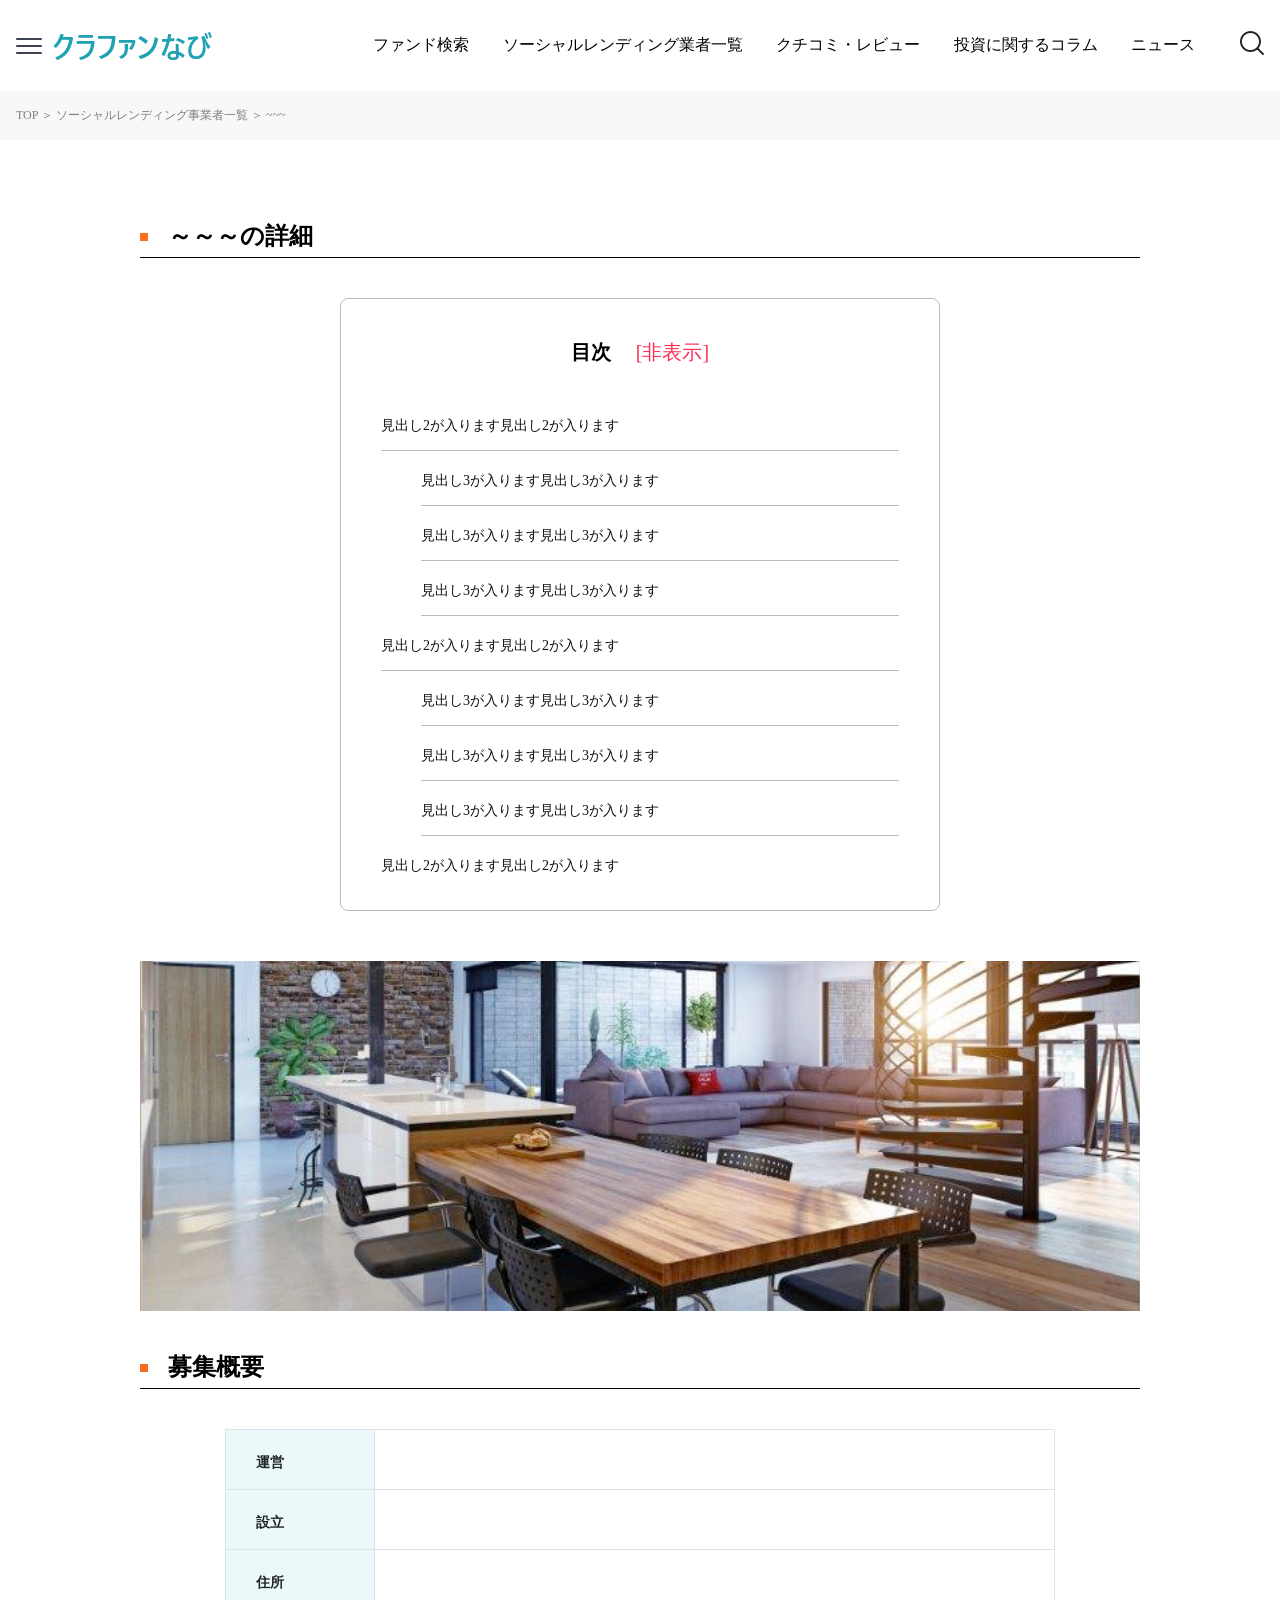
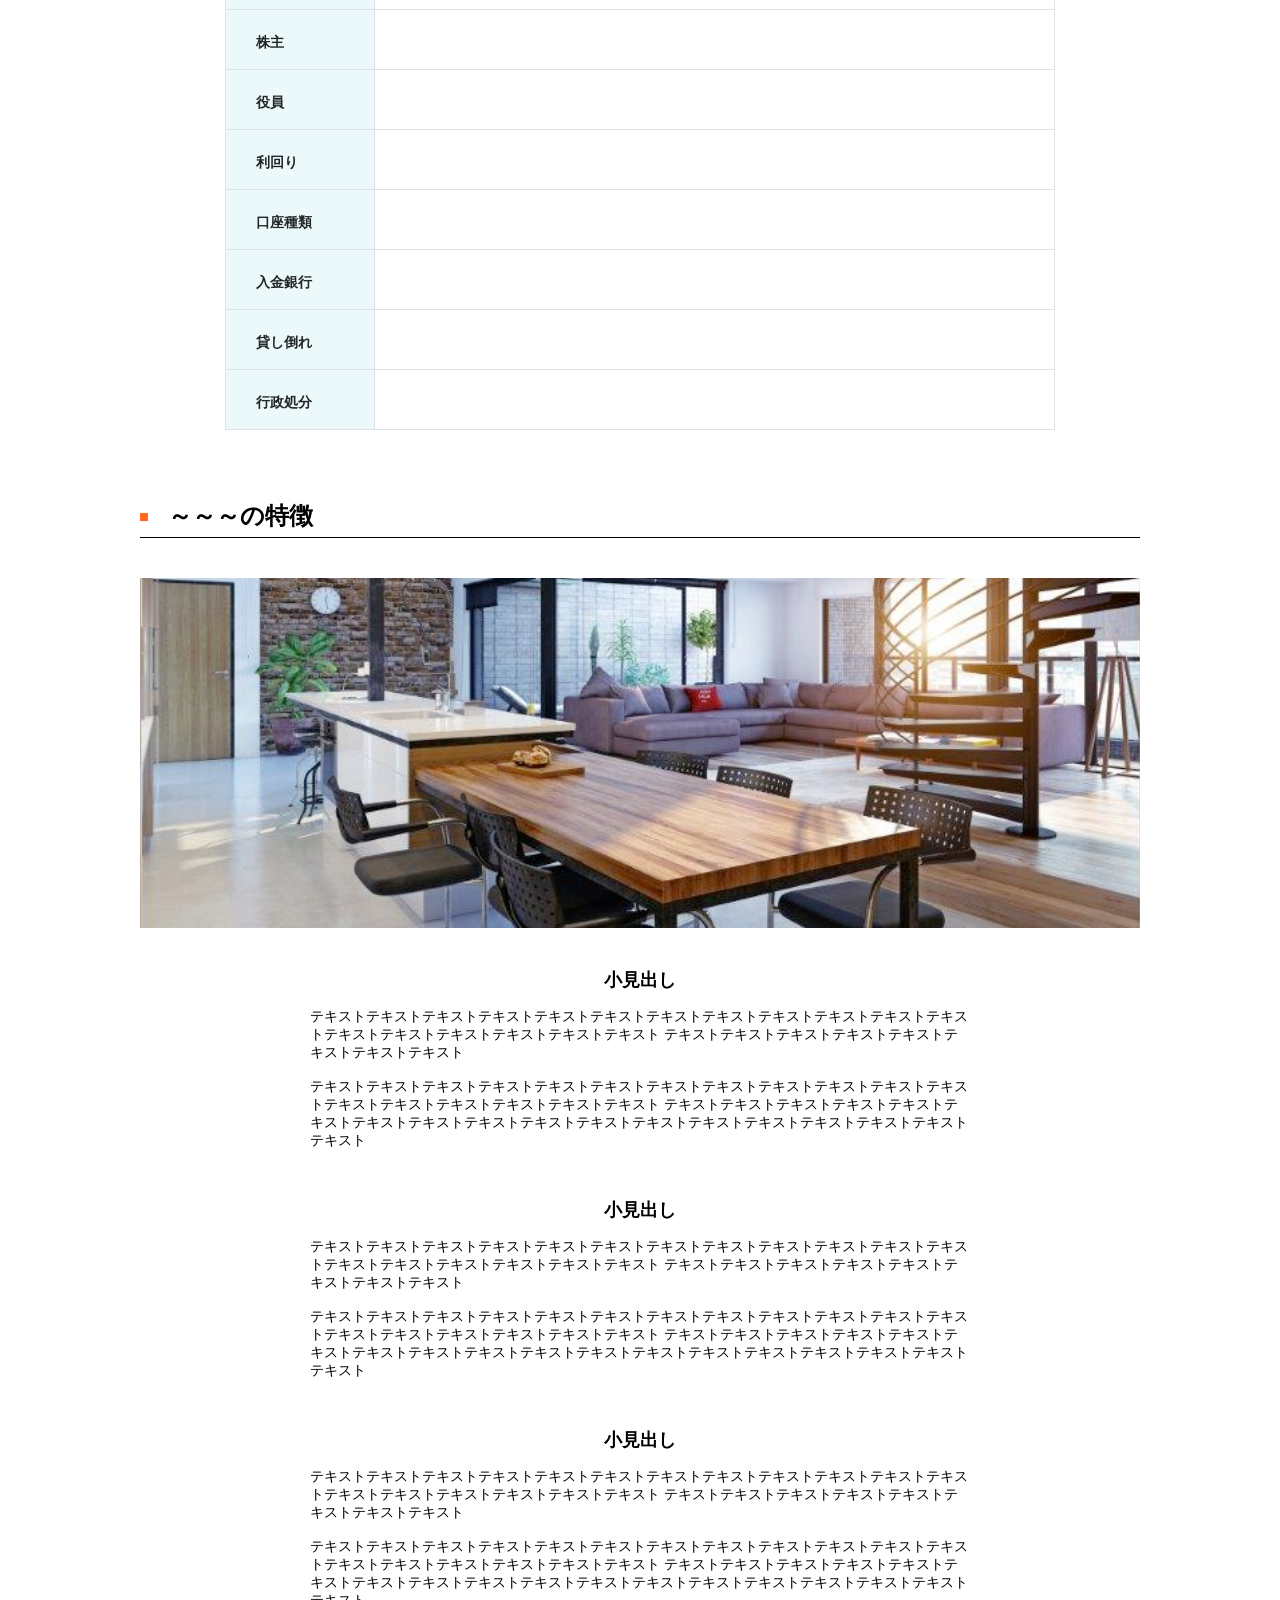
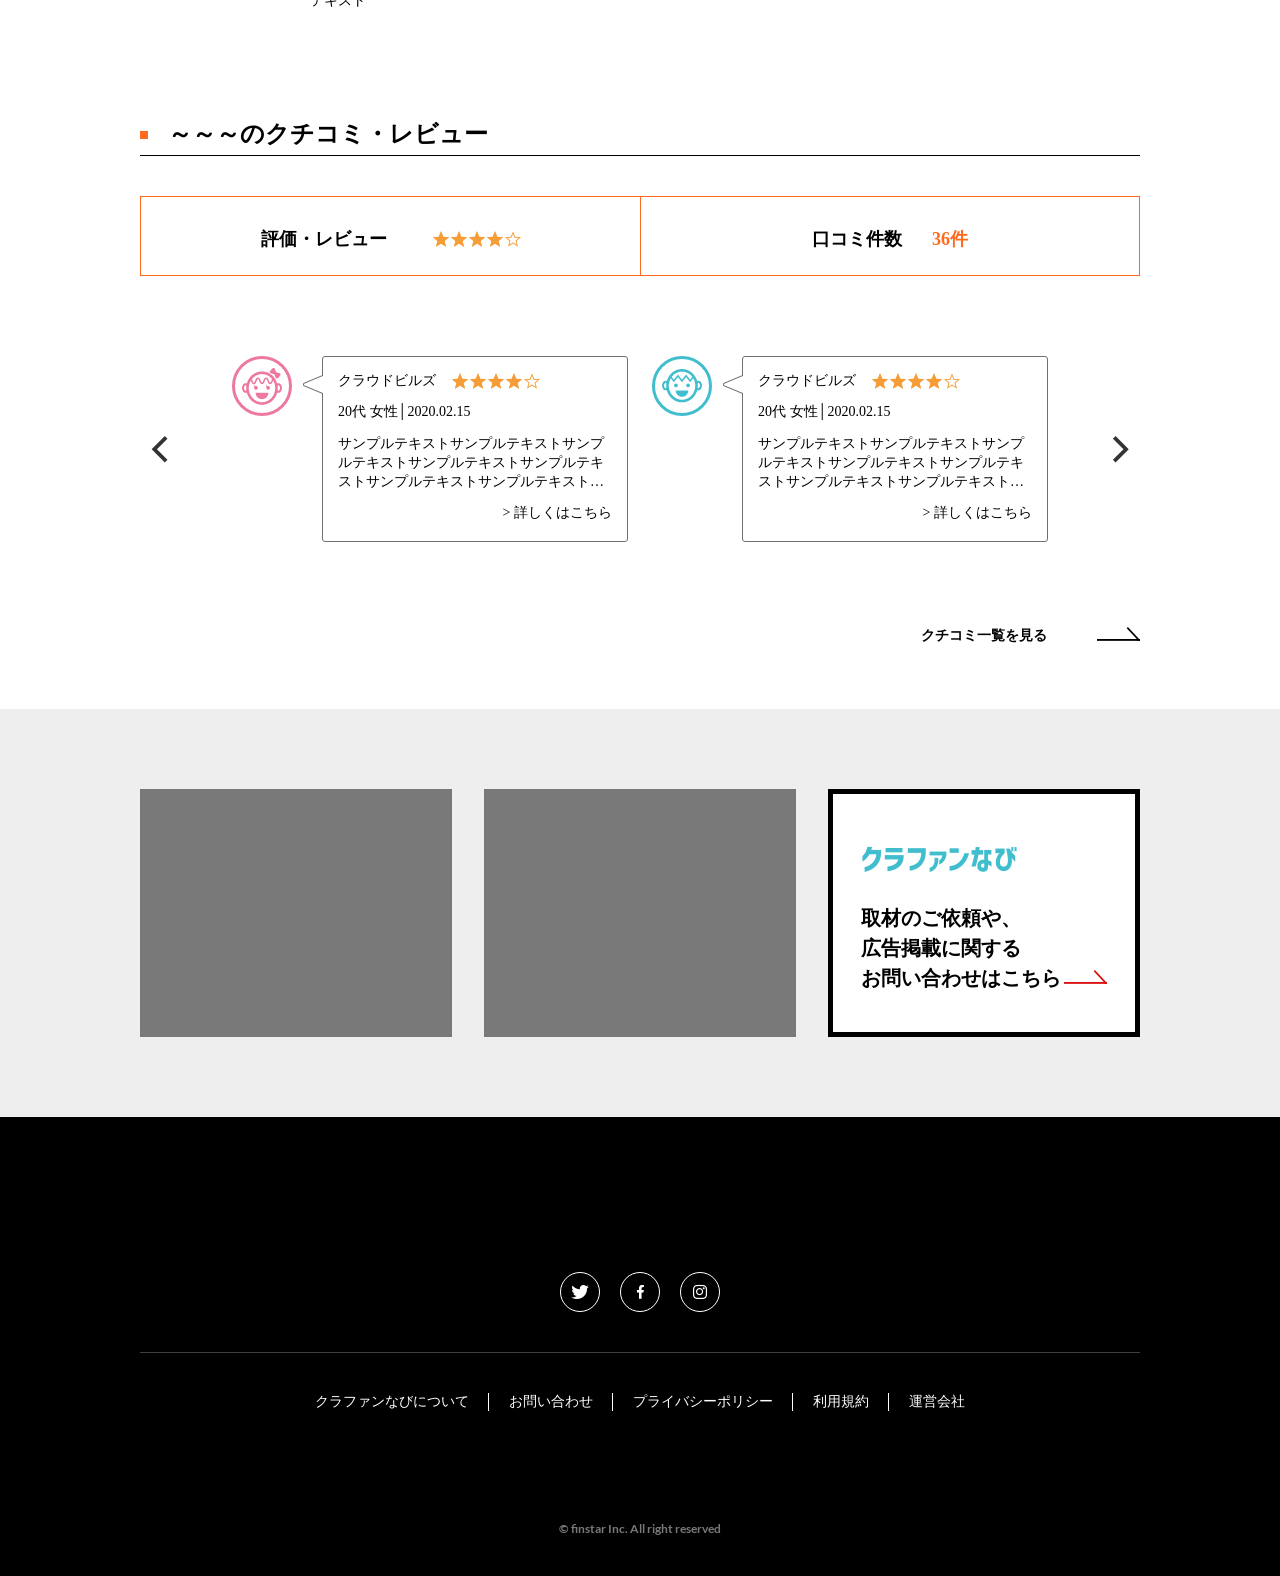
<file: lenders-details.html>
<!doctype html>
<html lang="en">
  <head>
    <!-- Required meta tags -->
    <meta charset="utf-8">
    <meta name="viewport" content="width=device-width, initial-scale=1">

    <script src='assets/js/jquery.min.3.5.1.js' id='jquery-core-js'></script>

    <!-- Bootstrap CSS -->
    <link href="assets/libs/bootstrap/css/bootstrap.min.css" rel="stylesheet">
    <script src="assets/libs/bootstrap/js/bootstrap.bundle.min.js"></script>

    <!--icomoon-->
    <link rel="stylesheet" href="./assets/css/animate.min.css"/>
    <!--icomoon-->
    <link rel="stylesheet" href="./assets/libs/icomoon/style.css"/>
    <!--rangeSlider-->
    <link rel="stylesheet" href="assets/libs/ion-rangeSlider/css/ion.rangeSlider.min.css"/>
    <script src="assets/libs/ion-rangeSlider/js/ion.rangeSlider.min.js"></script>

    <!--flickity-->
    <link rel="stylesheet" href="./assets/libs/flickity/flickity.min.css"/>
    <script src="assets/libs/flickity/flickity.pkgd.min.js"></script>
    <!--fancybox-->
    <link rel="stylesheet" href="./assets/libs/fancybox/jquery.fancybox.min.css"/>
    <script src="assets/libs/fancybox/jquery.fancybox.min.js"></script>

    <link rel="stylesheet" type="text/css" href="assets/css/main.css">

    <title>ファンドの詳細</title>
  </head>
  <body class="single">
    <div class="wrapper">

        <header class="header" data-toggle="sticky-onscroll">
            <div class="container-fluid d-flex align-items-center">
                <a href="#menu__mobile" class="menu-mb__btn">
                    <span><span class="icon-bar"></span><span class="icon-bar"></span><span class="icon-bar"></span></span>
                </a>
                <div class="header__brand">
                    <a href="index.html" class="header--logo">
                        <img src="images/logo.png" alt="">
                    </a>
                </div>
                <nav class="main__nav ms-auto">
                    <ul class="dn__menu d-none d-lg-block">
                        <li class="menu-item "><a href="search.html">ファンド検索</a></li>
                        <li class="menu-item "><a href="list-lenders.html">ソーシャルレンディング業者一覧</a></li>
                        <li class="menu-item "><a href="review-list.html">クチコミ・レビュー</a></li>
                        <li class="menu-item "><a href="investment.html">投資に関するコラム</a></li>
                        <li class="menu-item "><a href="investment-news.html">ニュース</a></li>
                    </ul>
                </nav>
                <button class="header__search--btn btn" type="submit" data-bs-toggle="modal" data-bs-target="#modalSearch"><span class="icon-search"></span></button>
            </div>
        </header>

        <nav class="main__nav d-md-none">
            <ul class="dn__menu">
                <li class="menu-item "><a href="search.html">ファンド検索</a></li>
                <li class="menu-item "><a href="list-lenders.html">ソーシャルレンディング業者一覧</a></li>
                <li class="menu-item "><a href="review-list.html">クチコミ・レビュー</a></li>
                <li class="menu-item "><a href="investment.html">投資に関するコラム</a></li>
                <li class="menu-item "><a href="investment-news.html">ニュース</a></li>
            </ul>
        </nav>

        <div class="dn__breadcrumb" typeof="BreadcrumbList" vocab="https://schema.org/">
            <div class="container-fluid">
                <span><a href="#" class="home"><span>TOP</span></a></span> ＞  
                <span><a href="#" class="home"><span> ソーシャルレンディング事業者一覧</span></a></span> ＞  
                <span>~~~</span>  
            </div>
        </div>
        <div class="wrap__page">   
            <div class="container">
                <header class="page__header">
                    <h1 class="page__header__title">～～～の詳細</h1>
                </header><!-- .page-header -->

                <div class="table-of-contents">
                    <div class="el__header">
                        <h3 class="el__header__title">目次 <span class="el__header__sub">[非表示]</span></h3>
                    </div>
                    <ul class="el__list">
                        <li><a href="">見出し2が入ります見出し2が入ります</a>
                            <ul class="-sub">
                                <li><a href="">見出し3が入ります見出し3が入ります</a></li>
                                <li><a href="">見出し3が入ります見出し3が入ります</a></li>
                                <li><a href="">見出し3が入ります見出し3が入ります</a></li>
                            </ul>
                        </li>
                        <li><a href="">見出し2が入ります見出し2が入ります</a>
                            <ul class="-sub">
                                <li><a href="">見出し3が入ります見出し3が入ります</a></li>
                                <li><a href="">見出し3が入ります見出し3が入ります</a></li>
                                <li><a href="">見出し3が入ります見出し3が入ります</a></li>
                            </ul>
                        </li>
                        <li><a href="">見出し2が入ります見出し2が入ります</a></li>
                    </ul>
                </div>

                <div class="single-lenders__content">

                    <div class="single-lenders__img">
                        <img src="images/lenders-details/lenders-details-img.png" alt="">
                    </div>

                    <header class="page__header">
                        <h2 class="page__header__title">募集概要</h2>
                    </header><!-- .page-header -->
                    <div class="entry-content">
                        <table class="single-lenders__table table table-bordered">
                            <tbody>
                                <tr>
                                    <td>運営</td>
                                    <td></td>
                                </tr>
                                <tr>
                                    <td>設立</td>
                                    <td></td>
                                </tr>
                                <tr>
                                    <td>住所</td>
                                    <td></td>
                                </tr>
                                <tr>
                                    <td>株主</td>
                                    <td></td>
                                </tr>
                                <tr>
                                    <td>役員</td>
                                    <td></td>
                                </tr>
                                <tr>
                                    <td>利回り</td>
                                    <td></td>
                                </tr>
                                <tr>
                                    <td>口座種類</td>
                                    <td></td>
                                </tr>
                                <tr>
                                    <td>入金銀行</td>
                                    <td></td>
                                </tr>
                                <tr>
                                    <td>貸し倒れ</td>
                                    <td></td>
                                </tr>
                                <tr>
                                    <td>行政処分</td>
                                    <td></td>
                                </tr>
                              </tbody>
                        </table>
                    </div>
                    <header class="page__header">
                        <h2 class="page__header__title">～～～の特徴</h2>
                    </header><!-- .page-header -->
                    <div class="single-lenders__img">
                        <img src="images/lenders-details/lenders-details-img.png" alt="">
                    </div>

                    <div class="el__block">
                        <div class="mb-5">
                            <h3 class="el__title">小見出し</h3>
                            <p>テキストテキストテキストテキストテキストテキストテキストテキストテキストテキストテキストテキストテキストテキストテキストテキストテキストテキスト
                                テキストテキストテキストテキストテキストテキストテキストテキスト</p>
                            <p>テキストテキストテキストテキストテキストテキストテキストテキストテキストテキストテキストテキストテキストテキストテキストテキストテキストテキスト
                                テキストテキストテキストテキストテキストテキストテキストテキストテキストテキストテキストテキストテキストテキストテキストテキストテキストテキスト</p>
                        </div>
                        <div class="mb-5">
                            <h3 class="el__title">小見出し</h3>
                            <p>テキストテキストテキストテキストテキストテキストテキストテキストテキストテキストテキストテキストテキストテキストテキストテキストテキストテキスト
                                テキストテキストテキストテキストテキストテキストテキストテキスト</p>
                            <p>テキストテキストテキストテキストテキストテキストテキストテキストテキストテキストテキストテキストテキストテキストテキストテキストテキストテキスト
                                テキストテキストテキストテキストテキストテキストテキストテキストテキストテキストテキストテキストテキストテキストテキストテキストテキストテキスト</p>
                        </div>
                        <div class="mb-5">
                            <h3 class="el__title">小見出し</h3>
                            <p>テキストテキストテキストテキストテキストテキストテキストテキストテキストテキストテキストテキストテキストテキストテキストテキストテキストテキスト
                                テキストテキストテキストテキストテキストテキストテキストテキスト</p>
                            <p>テキストテキストテキストテキストテキストテキストテキストテキストテキストテキストテキストテキストテキストテキストテキストテキストテキストテキスト
                                テキストテキストテキストテキストテキストテキストテキストテキストテキストテキストテキストテキストテキストテキストテキストテキストテキストテキスト</p>
                        </div>
                    </div>
                </div>
            </div>
        </div>
        
        <section class="sc-customer">
            <div class="container">
                <header class="page__header">
                    <h2 class="page__header__title">～～～のクチコミ・レビュー</h2>
                </header><!-- .page-header -->

                <div class="single-lenders__rating d-md-flex">
                    <div class="el__col col-md-6">
                        <span class="el__label">評価・レビュー</span>

                        <div class="item__rating ms-sm-3">
                            <div class="star-rating" role="img" aria-label="Rated 4.00 out of 5">
                                <span style="width:80%;">
                                </span>
                            </div>
                        </div>

                    </div>
                    <div class="el__col col-md-6">
                        <span class="el__label">口コミ件数</span>
                        <span class="color-secondary">36件</span>
                    </div>
                </div>

                <div class="sc__content wow animate__animated animate__fadeInUp">
                    <div class="sc-customer__slider slider flickity" data-flickity='{ "autoPlay": false ,"cellAlign": "left", "contain": true, "wrapAround": true, "groupCells": true, "pageDots": false,"prevNextButtons": true }'>
                   
                          <div class="col-12 col-md-6 el__wrap">
                            <div class="el__item">
                                <div class="el__thumb dnfix__thumb d-none d-sm-block">
                                    <img src="images/sc-customer-1.png" alt="">
                                </div>
                                <div class="el__meta">
                                    <div class="el__meta__mb">
                                        <div class="el__thumb dnfix__thumb d-sm-none">
                                            <img src="images/sc-customer-1.png" alt="">
                                        </div>
                                        <div class="d-sm-flex align-items-center">
                                            <h3 class="el__title">クラウドビルズ</h3>
                                            <div class="item__rating ms-sm-3">
                                                <div class="star-rating" role="img" aria-label="Rated 4.00 out of 5">
                                                    <span style="width:80%;">
                                                    </span>
                                                </div>
                                            </div>
                                        </div>
                                    </div>

                                    <div class="el__date">20代 女性│2020.02.15</div>
                                    <div class="el__comment text__truncate -n3">サンプルテキストサンプルテキストサンプルテキストサンプルテキストサンプルテキストサンプルテキストサンプルテキスト…</div>
                                    <div class="text-end">> 詳しくはこちら</div>
                                </div>
                            </div>
                          </div>
                          <div class="col-12 col-md-6 el__wrap">
                            <div class="el__item">
                                <div class="el__thumb dnfix__thumb">
                                    <img src="images/sc-customer-2.png" alt="">
                                </div>
                                <div class="el__meta">
                                    <div class="el__meta__mb">
                                        <div class="el__thumb dnfix__thumb d-sm-none">
                                            <img src="images/sc-customer-2.png" alt="">
                                        </div>
                                        <div class="d-sm-flex align-items-center">
                                            <h3 class="el__title">クラウドビルズ</h3>
                                            <div class="item__rating ms-sm-3">
                                                <div class="star-rating" role="img" aria-label="Rated 4.00 out of 5">
                                                    <span style="width:80%;">
                                                    </span>
                                                </div>
                                            </div>
                                        </div>
                                    </div>
                                    <div class="el__date">20代 女性│2020.02.15</div>
                                    <div class="el__comment text__truncate -n3">サンプルテキストサンプルテキストサンプルテキストサンプルテキストサンプルテキストサンプルテキストサンプルテキスト…</div>
                                    <div class="text-end">> 詳しくはこちら</div>
                                </div>
                            </div>
                          </div>
                          <div class="col-12 col-md-6 el__wrap">
                            <div class="el__item">
                                <div class="el__thumb dnfix__thumb">
                                    <img src="images/sc-customer-2.png" alt="">
                                </div>
                                <div class="el__meta">
                                    <div class="el__meta__mb">
                                        <div class="el__thumb dnfix__thumb d-sm-none">
                                            <img src="images/sc-customer-1.png" alt="">
                                        </div>
                                        <div class="d-sm-flex align-items-center">
                                            <h3 class="el__title">クラウドビルズ</h3>
                                            <div class="item__rating ms-sm-3">
                                                <div class="star-rating" role="img" aria-label="Rated 4.00 out of 5">
                                                    <span style="width:80%;">
                                                    </span>
                                                </div>
                                            </div>
                                        </div>
                                    </div>
                                    <div class="el__date">20代 女性│2020.02.15</div>
                                    <div class="el__comment text__truncate -n3">サンプルテキストサンプルテキストサンプルテキストサンプルテキストサンプルテキストサンプルテキストサンプルテキスト…</div>
                                    <div class="text-end">> 詳しくはこちら</div>
                                </div>
                            </div>
                          </div>
                     
                    </div>
                </div>
                <div class="text-end">
                    <a href="" class="sc__readmore--text">クチコミ一覧を見る<span class="icon-long-arrow-right"></span></a>
                </div>
            </div>
        </section>

        <section class="sc-3box">
            <div class="container">
                <div class="row">
                    <div class="col-md-4 d-flex wow animate__animated animate__fadeInLeft">
                        <div class="el__item"></div>
                    </div>
                    <div class="col-md-4 d-flex wow animate__animated animate__fadeInUp">
                        <div class="el__item"></div>
                    </div>
                    <div class="col-md-4 wow animate__animated animate__fadeInRight">
                        <div class="el__item -text">
                            <a href="">
                                <h3 class="el__title">クラファンなび</h3>
                                <div class="d-flex">
                                    <div class="el__excerpt flex-grow-1">
                                        取材のご依頼や、<br>広告掲載に関する<br>お問い合わせはこちら
                                    </div>
                                    <div class="el__icon">
                                        <span class="icon-long-arrow-right"></span>
                                    </div>
                                </div>
                            </a>
                        </div>
                    </div>
                </div>
            </div>
        </section>

        <footer class="sc-footer">
            <div class="container">
                <ul class="box-social">
                    <li><a href=""><span class="icon-twitter"></span></a></li>
                    <li><a href=""><span class="icon-facebook"></span></a></li>
                    <li><a href=""><span class="icon-instagram"></span></a></li>
                </ul>
                <hr>

                <nav class="footer__nav">
                    <ul class="">
                        <li class="menu-item"><a href="">クラファンなびについて</a></li>
                        <li class="menu-item"><a href="inquiry.html">お問い合わせ</a></li>
                        <li class="menu-item"><a href="privacy-policy.html">プライバシーポリシー</a></li>
                        <li class="menu-item"><a href="">利用規約</a></li>
                        <li class="menu-item"><a href="">運営会社</a></li>
                    </ul>
                </nav>

                <div class="sc-copyright">
                    <p>©︎ finstar Inc. All right reserved</p>
                </div>
            </div>
        </footer>

    </div> <!-- end wrapper -->

    <!-- Modal -->
    <div class="modal modal-search fade" id="modalSearch" tabindex="-1" aria-labelledby="exampleModalLabel" aria-hidden="true">
        <div class="modal-close">
        <button type="button" class="btn-close" data-bs-dismiss="modal" aria-label="Close"></button>
        </div>
        <div class="modal-dialog modal-dialog-centered">
        <div class="modal-content">
            <div class="modal-body">
                <form role="search" method="get" class="search-form" action="">
                    <input type="search" class="search-field form-control" placeholder="Search ..." name="s" />
                    <button class="search-submit" type="submit"><span class="icon-search"></span></button>
                </form>
            </div>
        </div>
        </div>
    </div>
    
    <nav id="menu__mobile" class="nav__mobile">
        <div class="nav__mobile__content">
            <ul class="nav__mobile--ul">
                <li class="menu-item menu-item-has-children"><a href="">クラファンなび</a>
                    <ul class="sub-menu">
                        <li class="menu-item"><a href="">ファンドの詳細</a></li>
                    </ul>
                </li>
                <li class="menu-item"><a href="search.html">ファンド検索/一覧</a></li>
                <li class="menu-item menu-item-has-children"><a href="list-lenders.html">ソーシャルレンディング</a>
                    <ul class="sub-menu">
                        <li class="menu-item"><a href="">ソーシャルレンディング企業の詳細</a></li>
                        <li class="menu-item"><a href="list-lenders.html">口コミレビュー一覧</a></li>
                    </ul>
                </li>
                <li class="menu-item"><a href="investment.html">投資に関するコラム</a></li>
                <li class="menu-item"><a href="investment-news.html">ソーシャルレンディングニュース</a></li>
                <li class="menu-item"><a href="glossary.html">用語集</a></li>
                <li class="menu-item"><a href="administrator.html">運営者</a></li>
                <li class="menu-item"><a href="privacy-policy.html">プライバシーポリシー</a></li>
                <li class="menu-item"><a href="inquiry.html">お問い合わせ</a></li>
            </ul>
        </div>
    </nav>

    <script src='assets/js/wow.min.js'></script>
    <!-- main js -->
    <script src="assets/js/main.js"></script>

    <script>
        (function($){

            $(".js-range-slider").ionRangeSlider({
                skin: "round",
                type: "double",
            });

        })(jQuery);

        
    </script>

</body>
</html>
</file>
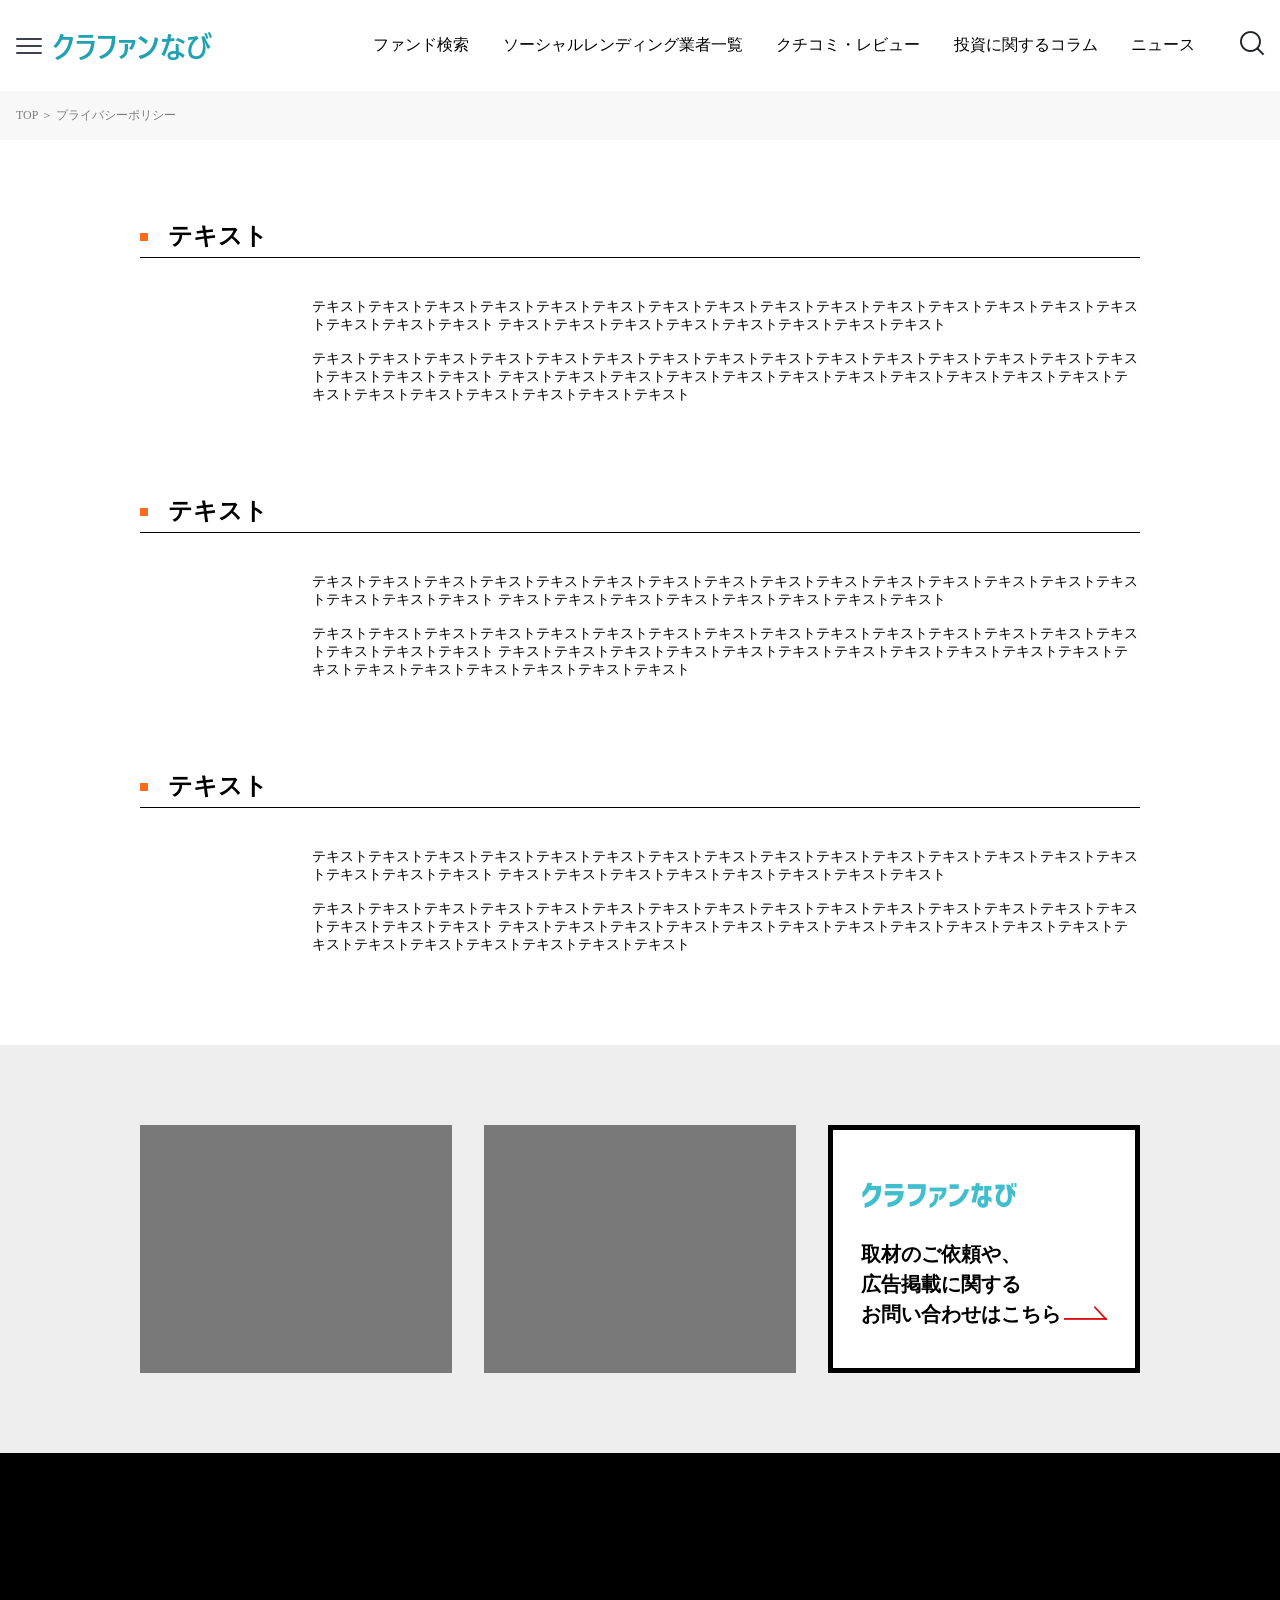
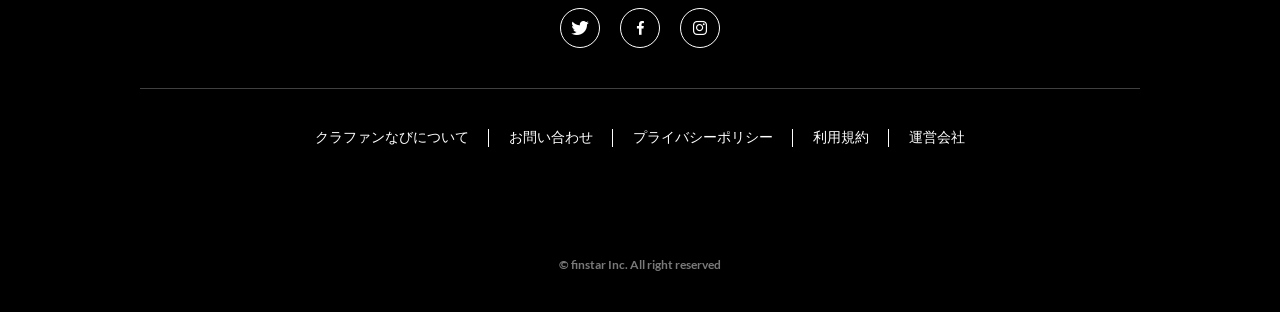
<file: privacy-policy.html>
<!doctype html>
<html lang="en">
  <head>
    <!-- Required meta tags -->
    <meta charset="utf-8">
    <meta name="viewport" content="width=device-width, initial-scale=1">

    <script src='assets/js/jquery.min.3.5.1.js' id='jquery-core-js'></script>

    <!-- Bootstrap CSS -->
    <link href="assets/libs/bootstrap/css/bootstrap.min.css" rel="stylesheet">
    <script src="assets/libs/bootstrap/js/bootstrap.bundle.min.js"></script>

    <!--icomoon-->
    <link rel="stylesheet" href="./assets/css/animate.min.css"/>
    <!--icomoon-->
    <link rel="stylesheet" href="./assets/libs/icomoon/style.css"/>
    <!--rangeSlider-->
    <link rel="stylesheet" href="assets/libs/ion-rangeSlider/css/ion.rangeSlider.min.css"/>
    <script src="assets/libs/ion-rangeSlider/js/ion.rangeSlider.min.js"></script>

    <!--flickity-->
    <link rel="stylesheet" href="./assets/libs/flickity/flickity.min.css"/>
    <script src="assets/libs/flickity/flickity.pkgd.min.js"></script>

    <link rel="stylesheet" type="text/css" href="assets/css/main.css">

    <title>プライバシーポリシー</title>
  </head>
  <body>
    <div class="wrapper">

        <header class="header" data-toggle="sticky-onscroll">
            <div class="container-fluid d-flex align-items-center">
                <a href="#menu__mobile" class="menu-mb__btn">
                    <span><span class="icon-bar"></span><span class="icon-bar"></span><span class="icon-bar"></span></span>
                </a>
                <div class="header__brand">
                    <a href="index.html" class="header--logo">
                        <img src="images/logo.png" alt="">
                    </a>
                </div>
                <nav class="main__nav ms-auto">
                    <ul class="dn__menu d-none d-lg-block">
                        <li class="menu-item "><a href="search.html">ファンド検索</a></li>
                        <li class="menu-item "><a href="list-lenders.html">ソーシャルレンディング業者一覧</a></li>
                        <li class="menu-item "><a href="review-list.html">クチコミ・レビュー</a></li>
                        <li class="menu-item "><a href="investment.html">投資に関するコラム</a></li>
                        <li class="menu-item "><a href="investment-news.html">ニュース</a></li>
                    </ul>
                </nav>
                <button class="header__search--btn btn" type="submit" data-bs-toggle="modal" data-bs-target="#modalSearch"><span class="icon-search"></span></button>
            </div>
        </header>

        <nav class="main__nav d-md-none">
            <ul class="dn__menu">
                <li class="menu-item "><a href="search.html">ファンド検索</a></li>
                <li class="menu-item "><a href="list-lenders.html">ソーシャルレンディング業者一覧</a></li>
                <li class="menu-item "><a href="review-list.html">クチコミ・レビュー</a></li>
                <li class="menu-item "><a href="investment.html">投資に関するコラム</a></li>
                <li class="menu-item "><a href="investment-news.html">ニュース</a></li>
            </ul>
        </nav>

        <div class="dn__breadcrumb" typeof="BreadcrumbList" vocab="https://schema.org/">
            <div class="container-fluid">
                <span><a href="#" class="home"><span>TOP</span></a></span> ＞  
                <span>プライバシーポリシー</span>
            </div>
        </div>
        <div class="wrap__page">   
            <div class="container">
             
                <div class="archive__content wow animate__animated animate__fadeInUp">

                    <div class="privacy-policy__item">
                        <header class="page__header">
                            <h2 class="page__header__title">テキスト</h2>
                        </header><!-- .page-header -->
                        <div class="row">
                            <div class="col-md-10 ms-auto">
                                <p>テキストテキストテキストテキストテキストテキストテキストテキストテキストテキストテキストテキストテキストテキストテキストテキストテキストテキスト
                                テキストテキストテキストテキストテキストテキストテキストテキスト</p>
    
                                <p>テキストテキストテキストテキストテキストテキストテキストテキストテキストテキストテキストテキストテキストテキストテキストテキストテキストテキスト
                                テキストテキストテキストテキストテキストテキストテキストテキストテキストテキストテキストテキストテキストテキストテキストテキストテキストテキスト</p>
                            </div>
                        </div>
                    </div>
                    <div class="privacy-policy__item">
                        <header class="page__header">
                            <h2 class="page__header__title">テキスト</h2>
                        </header><!-- .page-header -->
                        <div class="row">
                            <div class="col-md-10 ms-auto">
                                <p>テキストテキストテキストテキストテキストテキストテキストテキストテキストテキストテキストテキストテキストテキストテキストテキストテキストテキスト
                                テキストテキストテキストテキストテキストテキストテキストテキスト</p>
    
                                <p>テキストテキストテキストテキストテキストテキストテキストテキストテキストテキストテキストテキストテキストテキストテキストテキストテキストテキスト
                                テキストテキストテキストテキストテキストテキストテキストテキストテキストテキストテキストテキストテキストテキストテキストテキストテキストテキスト</p>
                            </div>
                        </div>
                    </div>
                    <div class="privacy-policy__item">
                        <header class="page__header">
                            <h2 class="page__header__title">テキスト</h2>
                        </header><!-- .page-header -->
                        <div class="row">
                            <div class="col-md-10 ms-auto">
                                <p>テキストテキストテキストテキストテキストテキストテキストテキストテキストテキストテキストテキストテキストテキストテキストテキストテキストテキスト
                                テキストテキストテキストテキストテキストテキストテキストテキスト</p>
    
                                <p>テキストテキストテキストテキストテキストテキストテキストテキストテキストテキストテキストテキストテキストテキストテキストテキストテキストテキスト
                                テキストテキストテキストテキストテキストテキストテキストテキストテキストテキストテキストテキストテキストテキストテキストテキストテキストテキスト</p>
                            </div>
                        </div>
                    </div>
                </div>
            </div>
        </div>
        
        <section class="sc-3box">
            <div class="container">
                <div class="row">
                    <div class="col-md-4 d-flex wow animate__animated animate__fadeInLeft">
                        <div class="el__item"></div>
                    </div>
                    <div class="col-md-4 d-flex wow animate__animated animate__fadeInUp">
                        <div class="el__item"></div>
                    </div>
                    <div class="col-md-4 wow animate__animated animate__fadeInRight">
                        <div class="el__item -text">
                            <a href="">
                                <h3 class="el__title">クラファンなび</h3>
                                <div class="d-flex">
                                    <div class="el__excerpt flex-grow-1">
                                        取材のご依頼や、<br>広告掲載に関する<br>お問い合わせはこちら
                                    </div>
                                    <div class="el__icon">
                                        <span class="icon-long-arrow-right"></span>
                                    </div>
                                </div>
                            </a>
                        </div>
                    </div>
                </div>
            </div>
        </section>

        <footer class="sc-footer">
            <div class="container">
                <ul class="box-social">
                    <li><a href=""><span class="icon-twitter"></span></a></li>
                    <li><a href=""><span class="icon-facebook"></span></a></li>
                    <li><a href=""><span class="icon-instagram"></span></a></li>
                </ul>
                <hr>

                <nav class="footer__nav">
                    <ul class="">
                        <li class="menu-item"><a href="">クラファンなびについて</a></li>
                        <li class="menu-item"><a href="inquiry.html">お問い合わせ</a></li>
                        <li class="menu-item"><a href="privacy-policy.html">プライバシーポリシー</a></li>
                        <li class="menu-item"><a href="">利用規約</a></li>
                        <li class="menu-item"><a href="">運営会社</a></li>
                    </ul>
                </nav>

                <div class="sc-copyright">
                    <p>©︎ finstar Inc. All right reserved</p>
                </div>
            </div>
        </footer>

    </div> <!-- end wrapper -->

    <!-- Modal -->
    <div class="modal modal-search fade" id="modalSearch" tabindex="-1" aria-labelledby="exampleModalLabel" aria-hidden="true">
        <div class="modal-close">
        <button type="button" class="btn-close" data-bs-dismiss="modal" aria-label="Close"></button>
        </div>
        <div class="modal-dialog modal-dialog-centered">
        <div class="modal-content">
            <div class="modal-body">
                <form role="search" method="get" class="search-form" action="">
                    <input type="search" class="search-field form-control" placeholder="Search ..." name="s" />
                    <button class="search-submit" type="submit"><span class="icon-search"></span></button>
                </form>
            </div>
        </div>
        </div>
    </div>
    
    <nav id="menu__mobile" class="nav__mobile">
        <div class="nav__mobile__content">
            <ul class="nav__mobile--ul">
                <li class="menu-item menu-item-has-children"><a href="">クラファンなび</a>
                    <ul class="sub-menu">
                        <li class="menu-item"><a href="">ファンドの詳細</a></li>
                    </ul>
                </li>
                <li class="menu-item"><a href="search.html">ファンド検索/一覧</a></li>
                <li class="menu-item menu-item-has-children"><a href="list-lenders.html">ソーシャルレンディング</a>
                    <ul class="sub-menu">
                        <li class="menu-item"><a href="">ソーシャルレンディング企業の詳細</a></li>
                        <li class="menu-item"><a href="list-lenders.html">口コミレビュー一覧</a></li>
                    </ul>
                </li>
                <li class="menu-item"><a href="investment.html">投資に関するコラム</a></li>
                <li class="menu-item"><a href="investment-news.html">ソーシャルレンディングニュース</a></li>
                <li class="menu-item"><a href="glossary.html">用語集</a></li>
                <li class="menu-item"><a href="administrator.html">運営者</a></li>
                <li class="menu-item"><a href="privacy-policy.html">プライバシーポリシー</a></li>
                <li class="menu-item"><a href="inquiry.html">お問い合わせ</a></li>
            </ul>
        </div>
    </nav>

    <script src='assets/js/wow.min.js'></script>
    <!-- main js -->
    <script src="assets/js/main.js"></script>

    <script>
        (function($){

            $(".js-range-slider").ionRangeSlider({
                skin: "round",
                type: "double",
            });

        })(jQuery);

        
    </script>

</body>
</html>
</file>
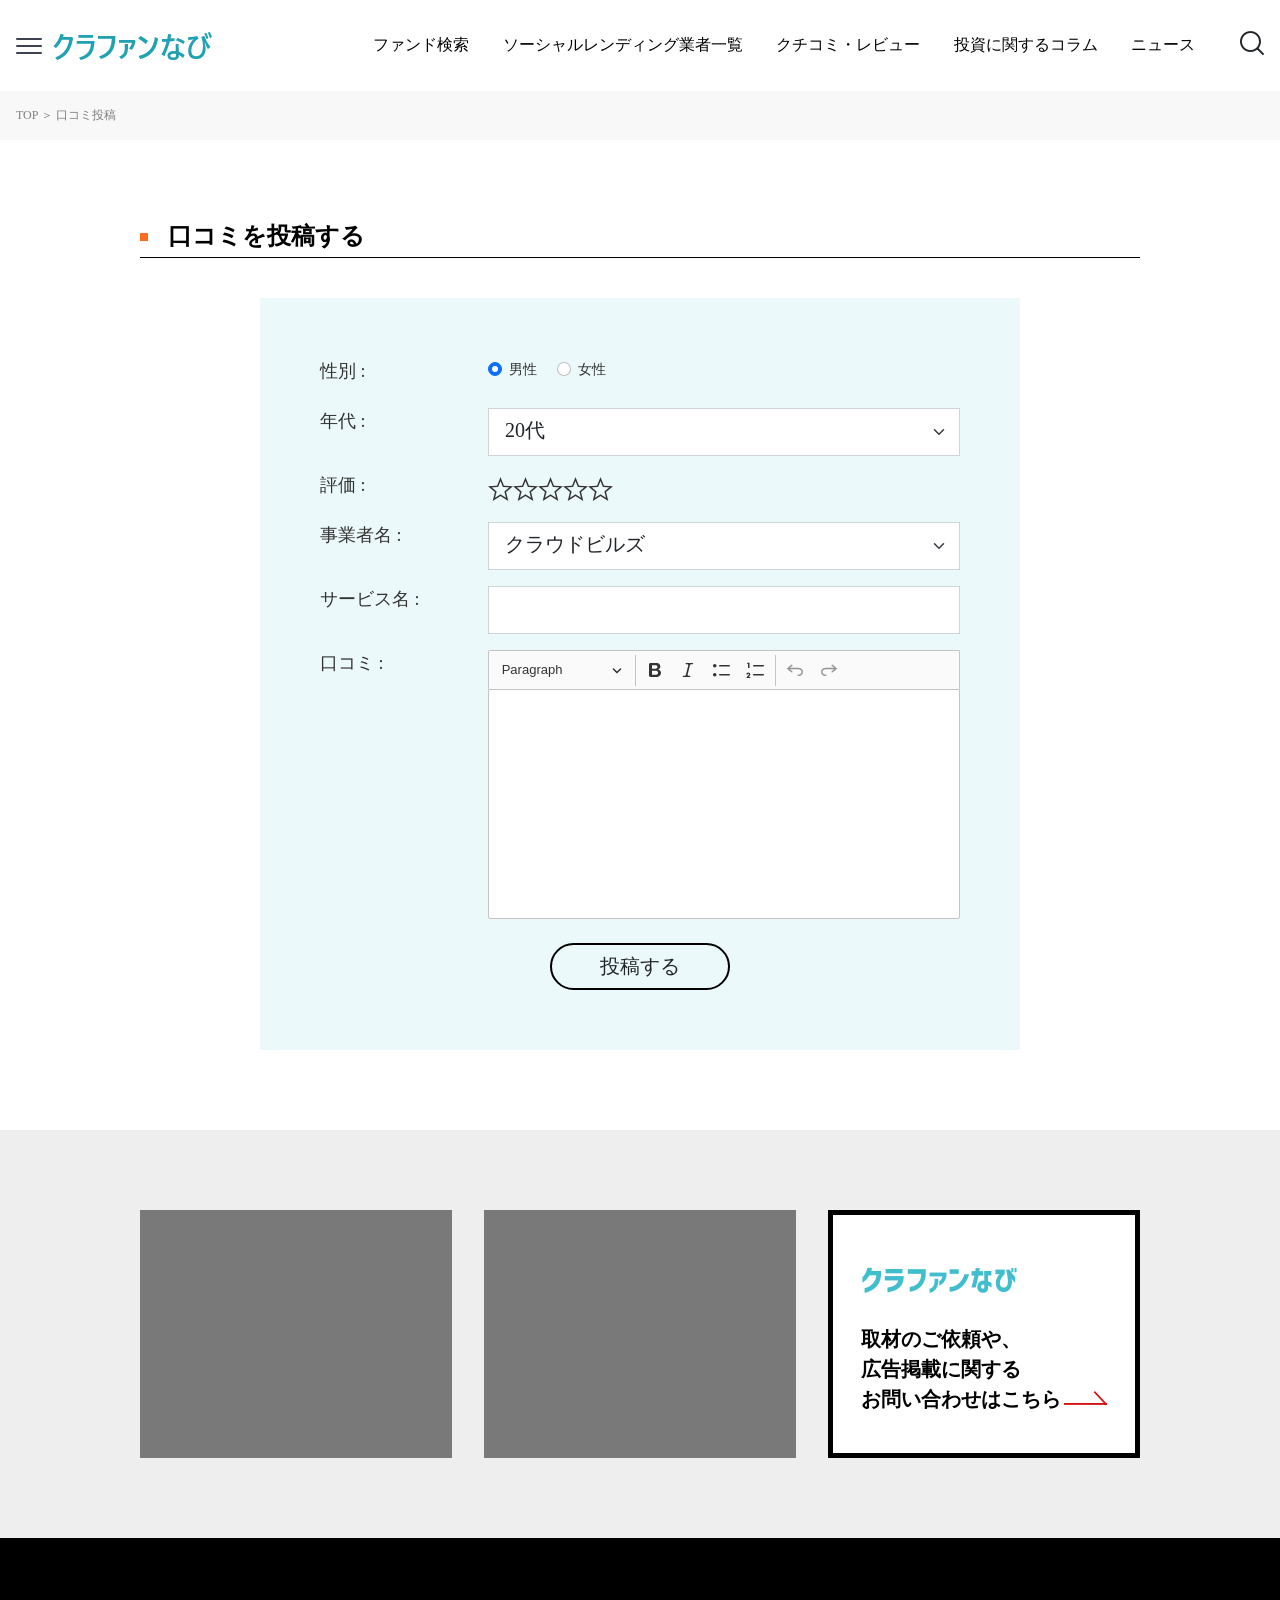
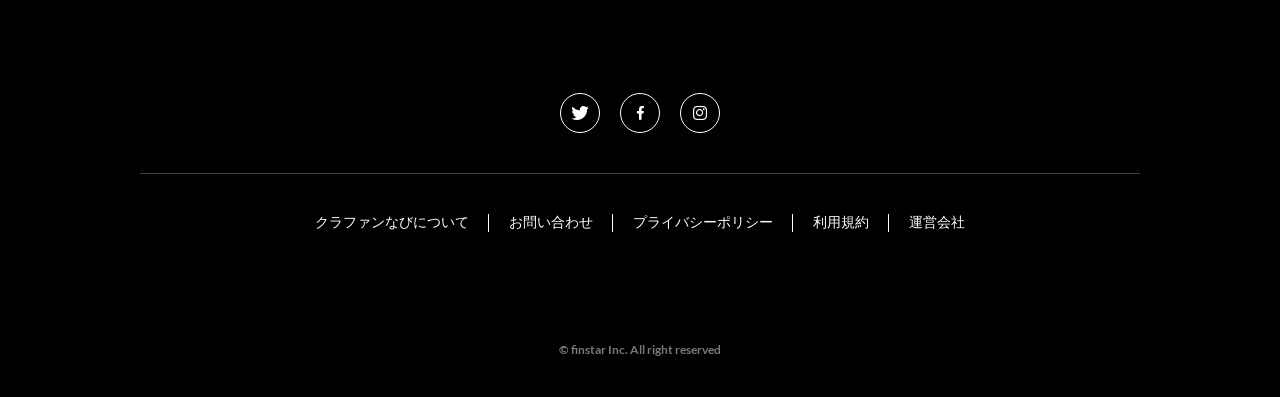
<file: reviews.html>
<!doctype html>
<html lang="en">
  <head>
    <!-- Required meta tags -->
    <meta charset="utf-8">
    <meta name="viewport" content="width=device-width, initial-scale=1">

    <script src='assets/js/jquery.min.3.5.1.js' id='jquery-core-js'></script>

    <!-- Bootstrap CSS -->
    <link href="assets/libs/bootstrap/css/bootstrap.min.css" rel="stylesheet">
    <script src="assets/libs/bootstrap/js/bootstrap.bundle.min.js"></script>

    <!--icomoon-->
    <link rel="stylesheet" href="./assets/css/animate.min.css"/>
    <!--icomoon-->
    <link rel="stylesheet" href="./assets/libs/icomoon/style.css"/>
    <!--rangeSlider-->
    <link rel="stylesheet" href="assets/libs/ion-rangeSlider/css/ion.rangeSlider.min.css"/>
    <script src="assets/libs/ion-rangeSlider/js/ion.rangeSlider.min.js"></script>

    <!--flickity-->
    <link rel="stylesheet" href="./assets/libs/flickity/flickity.min.css"/>
    <script src="assets/libs/flickity/flickity.pkgd.min.js"></script>

    <!--star-rating-->
    <link rel="stylesheet" href="./assets/libs/rateit.js/rateit.css"/>
    <script src="assets/libs/rateit.js/jquery.rateit.js"></script>

    <link rel="stylesheet" type="text/css" href="assets/css/main.css">

    <title>口コミ投稿</title>
  </head>
  <body>
    <div class="wrapper">

        <header class="header" data-toggle="sticky-onscroll">
            <div class="container-fluid d-flex align-items-center">
                <a href="#menu__mobile" class="menu-mb__btn">
                    <span><span class="icon-bar"></span><span class="icon-bar"></span><span class="icon-bar"></span></span>
                </a>
                <div class="header__brand">
                    <a href="index.html" class="header--logo">
                        <img src="images/logo.png" alt="">
                    </a>
                </div>
                <nav class="main__nav ms-auto">
                    <ul class="dn__menu d-none d-lg-block">
                        <li class="menu-item "><a href="search.html">ファンド検索</a></li>
                        <li class="menu-item "><a href="list-lenders.html">ソーシャルレンディング業者一覧</a></li>
                        <li class="menu-item "><a href="review-list.html">クチコミ・レビュー</a></li>
                        <li class="menu-item "><a href="investment.html">投資に関するコラム</a></li>
                        <li class="menu-item "><a href="investment-news.html">ニュース</a></li>
                    </ul>
                </nav>
                <button class="header__search--btn btn" type="submit" data-bs-toggle="modal" data-bs-target="#modalSearch"><span class="icon-search"></span></button>
            </div>
        </header>

        <nav class="main__nav d-md-none">
            <ul class="dn__menu">
                <li class="menu-item "><a href="search.html">ファンド検索</a></li>
                <li class="menu-item "><a href="list-lenders.html">ソーシャルレンディング業者一覧</a></li>
                <li class="menu-item "><a href="review-list.html">クチコミ・レビュー</a></li>
                <li class="menu-item "><a href="investment.html">投資に関するコラム</a></li>
                <li class="menu-item "><a href="investment-news.html">ニュース</a></li>
            </ul>
        </nav>

        <div class="dn__breadcrumb" typeof="BreadcrumbList" vocab="https://schema.org/">
            <div class="container-fluid">
                <span><a href="#" class="home"><span>TOP</span></a></span> ＞  
                <span>口コミ投稿</span>
            </div>
        </div>
        <div class="wrap__page">   
            <div class="">
                <div class="container">
                    <header class="page__header">
                        <h1 class="page__header__title">口コミを投稿する</h1>
                    </header><!-- .page-header -->
                </div>
                <div class="inquiry__box mx-auto">
                    <form action="" class="box__content">
                        <div class="mb-3 row">
                            <label for="" class="col-sm-3 col-form-label">性別 :</label>
                            <div class="input-group-lg col-sm-9">
                                <div class="form-check form-check-inline">
                                    <input class="form-check-input" type="radio" name="inlineRadioOptions" id="inlineRadio1" value="option1" checked>
                                    <label class="form-check-label" for="inlineRadio1">男性</label>
                                  </div>
                                  <div class="form-check form-check-inline">
                                    <input class="form-check-input" type="radio" name="inlineRadioOptions" id="inlineRadio2" value="option2">
                                    <label class="form-check-label" for="inlineRadio2">女性</label>
                                  </div>
                            </div>
                        </div>
                        <div class="mb-3 row">
                            <label for="" class="col-sm-3 col-form-label">年代 :</label>
                            <div class="input-group-lg col-sm-9">
                                <select class="form-select" aria-label="Default select example">
                                    <option selected>20代</option>
                                    <option value="1">20代</option>
                                    <option value="2">20代</option>
                                    <option value="3">20代</option>
                                  </select>
                            </div>
                        </div>
                        
                        <div class="mb-3 row">
                            <label for="" class="col-sm-3 col-form-label">評価 :</label>
                            <div class="input-group-lg col-sm-9 d-flex align-items-center">
                                <div class="rateit -icomoon d-flex align-items-center" data-rateit-starwidth="25" data-rateit-starheight="25"></div> 
                            </div>
                        </div>
                        <div class="mb-3 row">
                            <label for="" class="col-sm-3 col-form-label">事業者名 :</label>
                            <div class="input-group-lg col-sm-9">
                                <select class="form-select" aria-label="Default select example">
                                    <option selected>クラウドビルズ</option>
                                    <option value="1">クラウドビルズ</option>
                                    <option value="2">クラウドビルズ</option>
                                    <option value="3">クラウドビルズ</option>
                                  </select>
                            </div>
                        </div>
                        <div class="mb-3 row">
                            <label for="" class="col-sm-3 col-form-label">サービス名 :</label>
                            <div class="input-group-lg col-sm-9">
                                <input type="text" class="form-control" value="">
                            </div>
                        </div>
                        <div class="mb-3 row">
                            <label for="" class="col-sm-3 col-form-label">口コミ :</label>
                            <div class="col-sm-9">
                                <textarea name="" id="editor" class="form-control" cols="30" rows="10"></textarea>
                            </div>
                        </div>
                        <div class="input-group-lg text-center mt-4">
                            <button type="submit" class="btn btn__primary -small">投稿する</button>
                        </div>
                    </form>

                </div>

            </div>
        </div>
        
        <section class="sc-3box">
            <div class="container">
                <div class="row">
                    <div class="col-md-4 d-flex wow animate__animated animate__fadeInLeft">
                        <div class="el__item"></div>
                    </div>
                    <div class="col-md-4 d-flex wow animate__animated animate__fadeInUp">
                        <div class="el__item"></div>
                    </div>
                    <div class="col-md-4 wow animate__animated animate__fadeInRight">
                        <div class="el__item -text">
                            <a href="">
                                <h3 class="el__title">クラファンなび</h3>
                                <div class="d-flex">
                                    <div class="el__excerpt flex-grow-1">
                                        取材のご依頼や、<br>広告掲載に関する<br>お問い合わせはこちら
                                    </div>
                                    <div class="el__icon">
                                        <span class="icon-long-arrow-right"></span>
                                    </div>
                                </div>
                            </a>
                        </div>
                    </div>
                </div>
            </div>
        </section>

        <footer class="sc-footer">
            <div class="container">
                <ul class="box-social">
                    <li><a href=""><span class="icon-twitter"></span></a></li>
                    <li><a href=""><span class="icon-facebook"></span></a></li>
                    <li><a href=""><span class="icon-instagram"></span></a></li>
                </ul>
                <hr>

                <nav class="footer__nav">
                    <ul class="">
                        <li class="menu-item"><a href="">クラファンなびについて</a></li>
                        <li class="menu-item"><a href="inquiry.html">お問い合わせ</a></li>
                        <li class="menu-item"><a href="privacy-policy.html">プライバシーポリシー</a></li>
                        <li class="menu-item"><a href="">利用規約</a></li>
                        <li class="menu-item"><a href="">運営会社</a></li>
                    </ul>
                </nav>

                <div class="sc-copyright">
                    <p>©︎ finstar Inc. All right reserved</p>
                </div>
            </div>
        </footer>

    </div> <!-- end wrapper -->

    <!-- Modal -->
    <div class="modal modal-search fade" id="modalSearch" tabindex="-1" aria-labelledby="exampleModalLabel" aria-hidden="true">
        <div class="modal-close">
        <button type="button" class="btn-close" data-bs-dismiss="modal" aria-label="Close"></button>
        </div>
        <div class="modal-dialog modal-dialog-centered">
        <div class="modal-content">
            <div class="modal-body">
                <form role="search" method="get" class="search-form" action="">
                    <input type="search" class="search-field form-control" placeholder="Search ..." name="s" />
                    <button class="search-submit" type="submit"><span class="icon-search"></span></button>
                </form>
            </div>
        </div>
        </div>
    </div>
    
    <nav id="menu__mobile" class="nav__mobile">
        <div class="nav__mobile__content">
            <ul class="nav__mobile--ul">
                <li class="menu-item menu-item-has-children"><a href="">クラファンなび</a>
                    <ul class="sub-menu">
                        <li class="menu-item"><a href="">ファンドの詳細</a></li>
                    </ul>
                </li>
                <li class="menu-item"><a href="search.html">ファンド検索/一覧</a></li>
                <li class="menu-item menu-item-has-children"><a href="list-lenders.html">ソーシャルレンディング</a>
                    <ul class="sub-menu">
                        <li class="menu-item"><a href="">ソーシャルレンディング企業の詳細</a></li>
                        <li class="menu-item"><a href="list-lenders.html">口コミレビュー一覧</a></li>
                    </ul>
                </li>
                <li class="menu-item"><a href="investment.html">投資に関するコラム</a></li>
                <li class="menu-item"><a href="investment-news.html">ソーシャルレンディングニュース</a></li>
                <li class="menu-item"><a href="glossary.html">用語集</a></li>
                <li class="menu-item"><a href="administrator.html">運営者</a></li>
                <li class="menu-item"><a href="privacy-policy.html">プライバシーポリシー</a></li>
                <li class="menu-item"><a href="inquiry.html">お問い合わせ</a></li>
            </ul>
        </div>
    </nav>

    <script src='assets/js/wow.min.js'></script>
    <script src="assets/libs/ckeditor5-build-classic/ckeditor.js"></script>
    <!-- main js -->
    <script src="assets/js/main.js"></script>

    <script>
	    ClassicEditor
		.create( document.querySelector( '#editor' ), {
			toolbar: {
					items: [
						'heading',
						'|',
						'bold',
						'italic',
						'bulletedList',
						'numberedList',
						'|',
						'undo',
						'redo'
					]
				},
		} )
		.then( editor => {
			window.editor = editor;
		} )
		.catch( err => {
			console.error( err.stack );
		} );

        (function($){

        })(jQuery);

        
    </script>

</body>
</html>
</file>
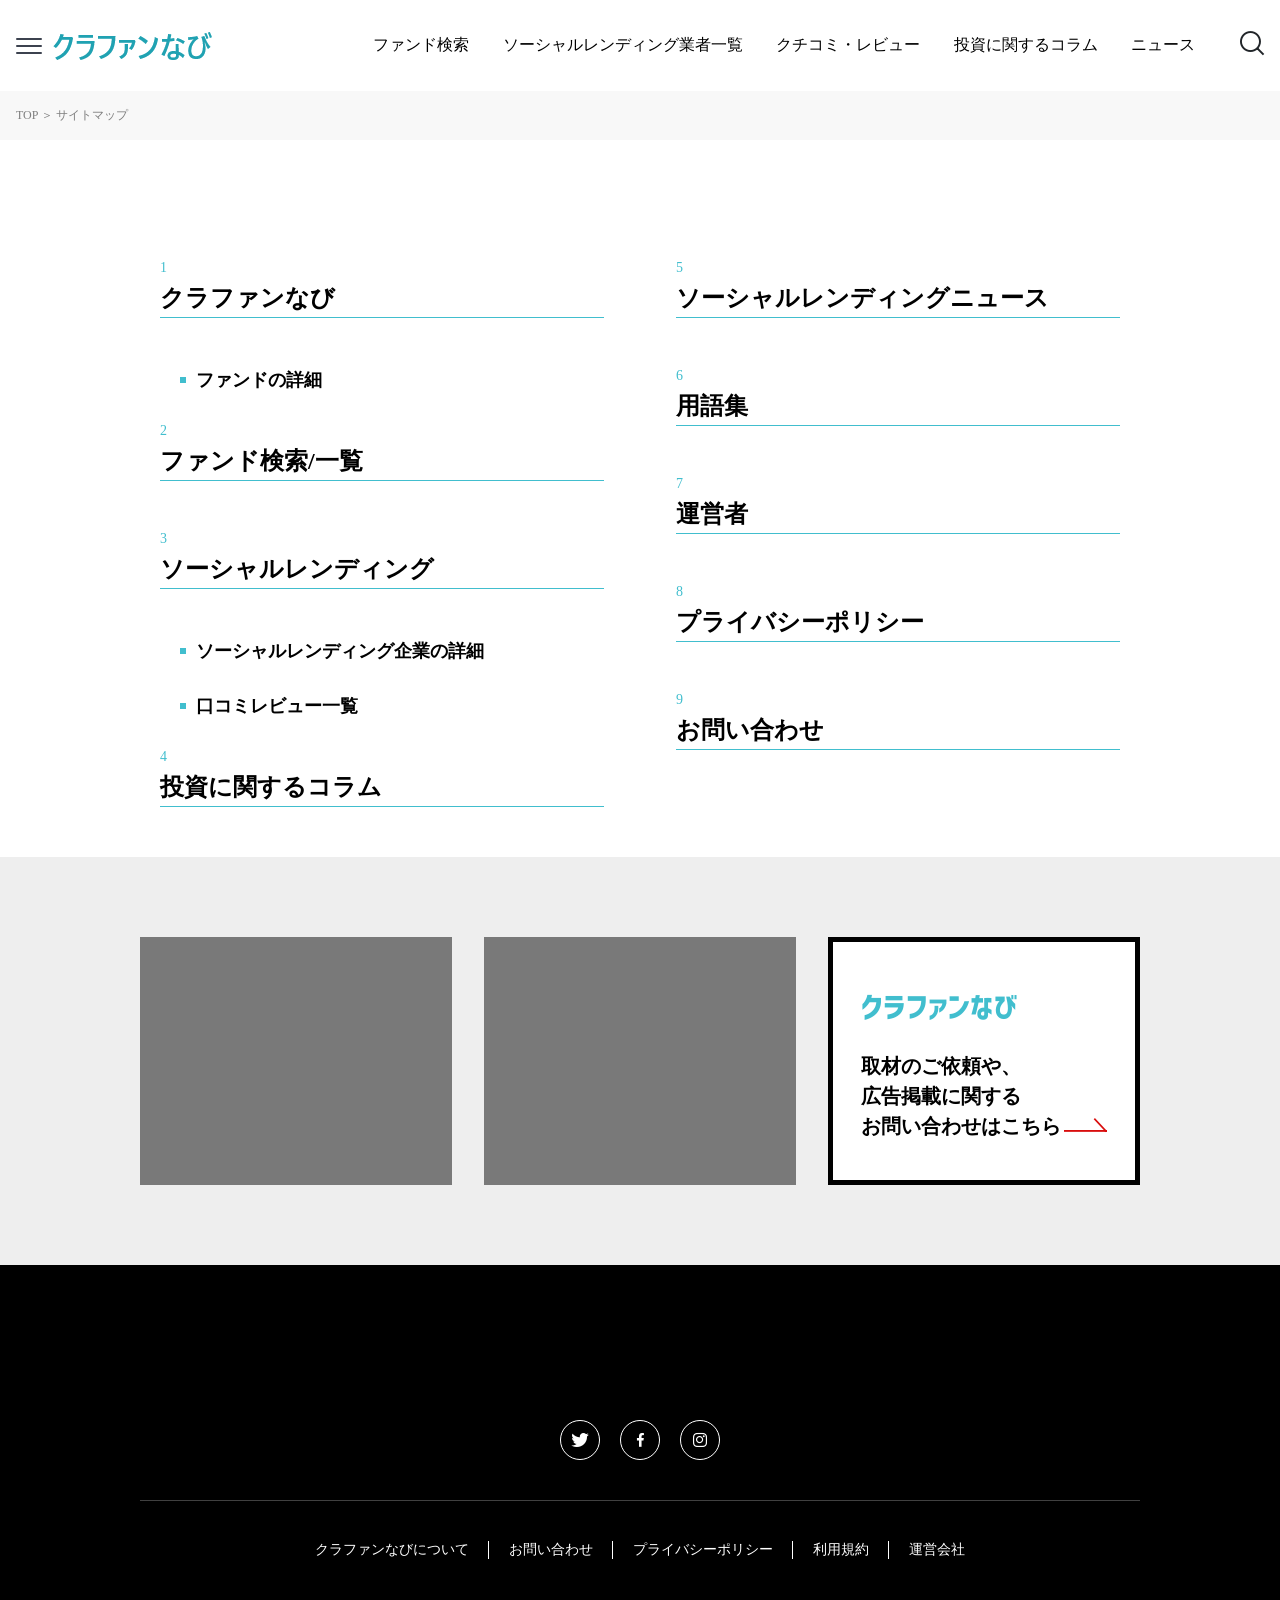
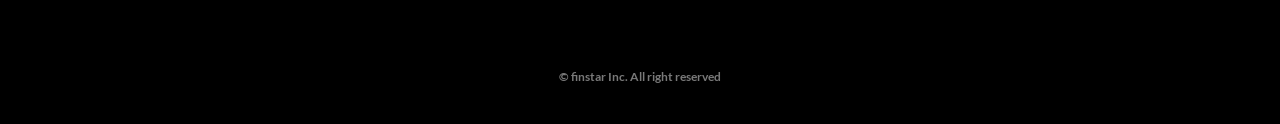
<file: sitemap.html>
<!doctype html>
<html lang="en">
  <head>
    <!-- Required meta tags -->
    <meta charset="utf-8">
    <meta name="viewport" content="width=device-width, initial-scale=1">

    <script src='assets/js/jquery.min.3.5.1.js' id='jquery-core-js'></script>

    <!-- Bootstrap CSS -->
    <link href="assets/libs/bootstrap/css/bootstrap.min.css" rel="stylesheet">
    <script src="assets/libs/bootstrap/js/bootstrap.bundle.min.js"></script>

    <!--icomoon-->
    <link rel="stylesheet" href="./assets/css/animate.min.css"/>
    <!--icomoon-->
    <link rel="stylesheet" href="./assets/libs/icomoon/style.css"/>
    <!--rangeSlider-->
    <link rel="stylesheet" href="assets/libs/ion-rangeSlider/css/ion.rangeSlider.min.css"/>
    <script src="assets/libs/ion-rangeSlider/js/ion.rangeSlider.min.js"></script>

    <!--flickity-->
    <link rel="stylesheet" href="./assets/libs/flickity/flickity.min.css"/>
    <script src="assets/libs/flickity/flickity.pkgd.min.js"></script>

    <link rel="stylesheet" type="text/css" href="assets/css/main.css">

    <title>サイトマップ</title>
  </head>
  <body>
    <div class="wrapper">

        <header class="header" data-toggle="sticky-onscroll">
            <div class="container-fluid d-flex align-items-center">
                <a href="#menu__mobile" class="menu-mb__btn">
                    <span><span class="icon-bar"></span><span class="icon-bar"></span><span class="icon-bar"></span></span>
                </a>
                <div class="header__brand">
                    <a href="index.html" class="header--logo">
                        <img src="images/logo.png" alt="">
                    </a>
                </div>
                <nav class="main__nav ms-auto">
                    <ul class="dn__menu d-none d-lg-block">
                        <li class="menu-item "><a href="search.html">ファンド検索</a></li>
                        <li class="menu-item "><a href="list-lenders.html">ソーシャルレンディング業者一覧</a></li>
                        <li class="menu-item "><a href="review-list.html">クチコミ・レビュー</a></li>
                        <li class="menu-item "><a href="investment.html">投資に関するコラム</a></li>
                        <li class="menu-item "><a href="investment-news.html">ニュース</a></li>
                    </ul>
                </nav>
                <button class="header__search--btn btn" type="submit" data-bs-toggle="modal" data-bs-target="#modalSearch"><span class="icon-search"></span></button>
            </div>
        </header>

        <nav class="main__nav d-md-none">
            <ul class="dn__menu">
                <li class="menu-item "><a href="search.html">ファンド検索</a></li>
                <li class="menu-item "><a href="list-lenders.html">ソーシャルレンディング業者一覧</a></li>
                <li class="menu-item "><a href="review-list.html">クチコミ・レビュー</a></li>
                <li class="menu-item "><a href="investment.html">投資に関するコラム</a></li>
                <li class="menu-item "><a href="investment-news.html">ニュース</a></li>
            </ul>
        </nav>

        <div class="dn__breadcrumb" typeof="BreadcrumbList" vocab="https://schema.org/">
            <div class="container-fluid">
                <span><a href="#" class="home"><span>TOP</span></a></span> ＞  
                <span>サイトマップ</span>
            </div>
        </div>
        <div class="wrap__page">   
            <div class="container">
                <div class="archive__content wow animate__animated animate__fadeInUp">
                    <div class="row">
                        <div class="col-md-6">
                            <ul class="sitemap__list">
                                <li class="menu-item-has-children"><a href=""><p class="el__number">1</p>クラファンなび</a>
                                    <ul class="sub-menu">
                                        <li><a href="">ファンドの詳細</a></li>
                                    </ul>
                                </li>
                                <li><a href=""><p class="el__number">2</p>ファンド検索/一覧</a></li>
                                <li class="menu-item-has-children"><a href=""><p class="el__number">3</p>ソーシャルレンディング</a>
                                    <ul class="sub-menu">
                                        <li><a href="">ソーシャルレンディング企業の詳細</a></li>
                                        <li><a href="">口コミレビュー一覧</a></li>
                                    </ul>
                                </li>
                                <li><a href=""><p class="el__number">4</p>投資に関するコラム</a></li>
                            </ul>
                        </div>
                        <div class="col-md-6">
                            <ul class="sitemap__list">
                                <li><a href=""><p class="el__number">5</p>ソーシャルレンディングニュース</a></li>
                                <li><a href=""><p class="el__number">6</p>用語集</a></li>
                                <li><a href=""><p class="el__number">7</p>運営者</a></li>
                                <li><a href=""><p class="el__number">8</p>プライバシーポリシー</a></li>
                                <li><a href=""><p class="el__number">9</p>お問い合わせ</a></li>
                            </ul>
                        </div>
                    </div>
                   
                </div>
      

            </div>
        </div>
        
        <section class="sc-3box">
            <div class="container">
                <div class="row">
                    <div class="col-md-4 d-flex wow animate__animated animate__fadeInLeft">
                        <div class="el__item"></div>
                    </div>
                    <div class="col-md-4 d-flex wow animate__animated animate__fadeInUp">
                        <div class="el__item"></div>
                    </div>
                    <div class="col-md-4 wow animate__animated animate__fadeInRight">
                        <div class="el__item -text">
                            <a href="">
                                <h3 class="el__title">クラファンなび</h3>
                                <div class="d-flex">
                                    <div class="el__excerpt flex-grow-1">
                                        取材のご依頼や、<br>広告掲載に関する<br>お問い合わせはこちら
                                    </div>
                                    <div class="el__icon">
                                        <span class="icon-long-arrow-right"></span>
                                    </div>
                                </div>
                            </a>
                        </div>
                    </div>
                </div>
            </div>
        </section>

        <footer class="sc-footer">
            <div class="container">
                <ul class="box-social">
                    <li><a href=""><span class="icon-twitter"></span></a></li>
                    <li><a href=""><span class="icon-facebook"></span></a></li>
                    <li><a href=""><span class="icon-instagram"></span></a></li>
                </ul>
                <hr>

                <nav class="footer__nav">
                    <ul class="">
                        <li class="menu-item"><a href="">クラファンなびについて</a></li>
                        <li class="menu-item"><a href="inquiry.html">お問い合わせ</a></li>
                        <li class="menu-item"><a href="privacy-policy.html">プライバシーポリシー</a></li>
                        <li class="menu-item"><a href="">利用規約</a></li>
                        <li class="menu-item"><a href="">運営会社</a></li>
                    </ul>
                </nav>

                <div class="sc-copyright">
                    <p>©︎ finstar Inc. All right reserved</p>
                </div>
            </div>
        </footer>

    </div> <!-- end wrapper -->

    <!-- Modal -->
    <div class="modal modal-search fade" id="modalSearch" tabindex="-1" aria-labelledby="exampleModalLabel" aria-hidden="true">
        <div class="modal-close">
        <button type="button" class="btn-close" data-bs-dismiss="modal" aria-label="Close"></button>
        </div>
        <div class="modal-dialog modal-dialog-centered">
        <div class="modal-content">
            <div class="modal-body">
                <form role="search" method="get" class="search-form" action="">
                    <input type="search" class="search-field form-control" placeholder="Search ..." name="s" />
                    <button class="search-submit" type="submit"><span class="icon-search"></span></button>
                </form>
            </div>
        </div>
        </div>
    </div>
    
    <nav id="menu__mobile" class="nav__mobile">
        <div class="nav__mobile__content">
            <ul class="nav__mobile--ul">
                <li class="menu-item menu-item-has-children"><a href="">クラファンなび</a>
                    <ul class="sub-menu">
                        <li class="menu-item"><a href="">ファンドの詳細</a></li>
                    </ul>
                </li>
                <li class="menu-item"><a href="search.html">ファンド検索/一覧</a></li>
                <li class="menu-item menu-item-has-children"><a href="list-lenders.html">ソーシャルレンディング</a>
                    <ul class="sub-menu">
                        <li class="menu-item"><a href="">ソーシャルレンディング企業の詳細</a></li>
                        <li class="menu-item"><a href="list-lenders.html">口コミレビュー一覧</a></li>
                    </ul>
                </li>
                <li class="menu-item"><a href="investment.html">投資に関するコラム</a></li>
                <li class="menu-item"><a href="investment-news.html">ソーシャルレンディングニュース</a></li>
                <li class="menu-item"><a href="glossary.html">用語集</a></li>
                <li class="menu-item"><a href="administrator.html">運営者</a></li>
                <li class="menu-item"><a href="privacy-policy.html">プライバシーポリシー</a></li>
                <li class="menu-item"><a href="inquiry.html">お問い合わせ</a></li>
            </ul>
        </div>
    </nav>

    <script src='assets/js/wow.min.js'></script>
    <!-- main js -->
    <script src="assets/js/main.js"></script>

    <script>
        (function($){

            $(".js-range-slider").ionRangeSlider({
                skin: "round",
                type: "double",
            });

        })(jQuery);

        
    </script>

</body>
</html>
</file>
<file: assets/libs/ckeditor5-build-classic/sample/css/sample.css>
/**
 * @license Copyright (c) 2003-2019, CKSource - Frederico Knabben. All rights reserved.
 * For licensing, see LICENSE.md or https://ckeditor.com/legal/ckeditor-oss-license
 */

:root {
	--ck-sample-base-spacing: 2em;
	--ck-sample-color-white: #fff;
	--ck-sample-color-green: #279863;
}

body, html {
	padding: 0;
	margin: 0;

	font-family: sans-serif, Arial, Verdana, "Trebuchet MS", "Apple Color Emoji", "Segoe UI Emoji", "Segoe UI Symbol";
	font-size: 16px;
	line-height: 22px;
}

body {
	height: 100%;
	color: #2D3A4A;
	background-image: url(../img/bg.png);
	background-repeat: no-repeat;
	background-position: 50% 100%;
	background-size: 100% auto;
}

body * {
	box-sizing: border-box;
}

a {
	color: #38A5EE;
}

abbr {
	border-bottom: 1px dotted #333;
	text-decoration: none;
}

.centered {
	max-width: 960px;
	margin: 0 auto;
	padding: 0 var(--ck-sample-base-spacing);
}

/* --------- HEADER ---------------------------------------------------------------------------- */

header .centered {
	display: flex;
	flex-flow: row nowrap;
	justify-content: space-between;
	align-items: center;
	min-height: 8em;
}

header h1 {
	margin: 0;
	font-size: 1em;
	display: inline-block;
}

header h1 a {
	display: inline-block;
	line-height: 0;
}

header h1 img {
	height: 3em;
}

header nav ul {
	margin: 0;
	padding: 0;
	list-style-type: none;
}

header nav ul li {
	display: inline-block;
}

header nav ul li + li {
	margin-left: 1em;
}

header nav ul li a {
	font-weight: bold;
	text-decoration: none;
	color: #2D3A4A;
}

header nav ul li a:hover {
	text-decoration: underline;
}

header nav ul li:last-child a::before {
	content: url(../img/github.svg);
	width: 1.4em;
	height: 1.4em;
	display: inline-block;
	margin-right: .4em;
	position: relative;
	top: .3em;
}

header input {
	display: none;
}

header label {
	display: none;
}

/* --------- MAIN ------------------------------------------------------------------------------- */

main .message {
	padding: 0 0 var(--ck-sample-base-spacing);
	background: var(--ck-sample-color-green);
	color: var(--ck-sample-color-white);
}

main .message::after {
	content: "";
	z-index: -1;
	display: block;
	height: 10em;
	width: 100%;
	background: var(--ck-sample-color-green);
	position: absolute;
	left: 0;
}

main .message h1 {
	padding-top: var(--ck-sample-base-spacing);
	margin: 0 0 1em;
	font-size: 2.2em;
}

main .message p {
	font-size: 1.1em;
	line-height: 1.6em;
}

main .message p a {
	color: var(--ck-sample-color-white);
}

main #editor {
	background: var(--ck-sample-color-white);
	box-shadow: 2px 2px 2px rgba(0,0,0,.1);
	border: 1px solid #DFE4E6;			
	border-bottom-color: #cdd0d2;
	border-right-color: #cdd0d2;
}

main .ck.ck-editor {
	box-shadow: 2px 2px 2px rgba(0,0,0,.1);
}

main .ck.ck-content {
	font-size: 1em;
	line-height: 1.6em;
	margin-bottom: 0.8em;
	min-height: 200px;
	padding: 1.5em 2em;
}

main #references {
	margin: 4em 0 var(--ck-sample-base-spacing);
	display: grid;
	grid-template-columns: repeat( auto-fit, minmax(320px, 1fr) );
	grid-gap: var(--ck-sample-base-spacing);
}

main #references > section {
	background: var(--ck-sample-color-white);
	border-radius: 2px;
	border: 1px solid #DFE4E6;			
	padding: var(--ck-sample-base-spacing);
	line-height: 1.8em;

	display: flex;
	flex-flow: column nowrap;
	justify-content: space-between;
}

main #references > section h2 {
	margin: .5em 0;
}

main #references > section p:first-of-type {
	flex: 1 0 auto;
}

main #references > section p:last-child {
	margin: calc(.25*var(--ck-sample-base-spacing)) 0 0;
}

main #references > section p:last-child a {
	background: #38A5EE;
	border-radius: 5px;
	padding: .4em 1em;
	color: var(--ck-sample-color-white);
	text-decoration: none;
	font-weight: bold;
	display: block;
	text-align: center;
}

main #references > section p:last-child a:hover {
	background: #218cd4;
}

/* --------- MAIN / DOCUMENT EDITOR --------------------------------------------------------------- */

main .document-editor {
	border: 1px solid #DFE4E6;
	border-bottom-color: #cdd0d2;
	border-right-color: #cdd0d2;
	border-radius: 2px;
	max-height: 700px;
	display: flex;
	flex-flow: column nowrap;
	box-shadow: 2px 2px 2px rgba(0,0,0,.1);
}

main .toolbar-container {
	z-index: 1;
	position: relative;
	box-shadow: 2px 2px 1px rgba(0,0,0,.05);
}

main .toolbar-container .ck.ck-toolbar {
	border-top-width: 0;
	border-left-width: 0;
	border-right-width: 0;
	border-radius: 0;
}

main .content-container {
	padding: var(--ck-sample-base-spacing);
	background: #eee;
	overflow-y: scroll;
}

main .content-container #editor {
	border-top-left-radius: 0;
	border-top-right-radius: 0;

	width: 15.8cm;
	min-height: 21cm;
	padding: 1cm 1cm 2cm;
	margin: 0 auto;
	box-shadow: 2px 2px 1px rgba(0,0,0,.05);
}

/* --------- FOOTER ------------------------------------------------------------------------------- */

footer {
	margin: calc(2*var(--ck-sample-base-spacing)) var(--ck-sample-base-spacing);
	font-size: .8em;
	text-align: center;
	color: rgba(0,0,0,.4);
}

/* --------- RWD ------------------------------------------------------------------------------- */

@media (max-width: 900px) {
	header .centered {
		padding-top: var(--ck-sample-base-spacing);
		padding-bottom: var(--ck-sample-base-spacing);
		flex-flow: column nowrap;
		align-items: stretch;
		min-height: unset;
	}

	header h1 {
		text-align: center;
		margin-bottom: var(--ck-sample-base-spacing);
	}

	header nav ul {
		text-align: center;
	}
}

@media (max-width: 600px) {
	header .centered {
		padding-left: 0;
		padding-right: 0;
	}

	header nav {
		position: absolute;
		top: 0;
		left: 0;
		right: 0;		
		background: #fff;
		padding: 1em 0;
		transition: all .4s ease-out;
		transform: translateY(-100%);
		overflow: hidden;
	}

	header h1 {
		margin: 0;
	}

	header nav ul li {
		display: block;
		line-height: 3em;
		margin-bottom: 1px;
	}

	header nav ul li a {
		display: block;
	}

	header nav ul li a:hover {
		background: #eee;
	}

	header nav ul li + li {
		margin-left: 0;
	}

	header label {
		display: block;
		color: #fff;
		width: 40px;
		height: 40px;
		position: absolute;
		top: 10px;
		left: 10px;
		z-index: 1;
		transition: transform .2s ease-out;
		transform: rotate(0deg);
		background: url([data-uri]) center center no-repeat;
	}

	header input:checked ~ nav {
		transform: translateY(0%);
		box-shadow: 0 3px 3px rgba(0,0,0,.1);		
	}

	header input:checked ~ label {
		background-image: url([data-uri]);
		transform: rotate(180deg);
	}

	main #references {
		grid-template-columns: repeat( auto-fit, minmax(240px, 1fr) );
	}
}
</file>
<file: assets/libs/icomoon/style.css>
@font-face {
  font-family: 'icomoon';
  src:  url('fonts/icomoon.eot?dw4i4b');
  src:  url('fonts/icomoon.eot?dw4i4b#iefix') format('embedded-opentype'),
    url('fonts/icomoon.ttf?dw4i4b') format('truetype'),
    url('fonts/icomoon.woff?dw4i4b') format('woff'),
    url('fonts/icomoon.svg?dw4i4b#icomoon') format('svg');
  font-weight: normal;
  font-style: normal;
  font-display: block;
}

[class^="icon-"], [class*=" icon-"] {
  /* use !important to prevent issues with browser extensions that change fonts */
  font-family: 'icomoon' !important;
  speak: never;
  font-style: normal;
  font-weight: normal;
  font-variant: normal;
  text-transform: none;
  line-height: 1;

  /* Better Font Rendering =========== */
  -webkit-font-smoothing: antialiased;
  -moz-osx-font-smoothing: grayscale;
}

.icon-star:before {
  content: "\e906";
}
.icon-star-none:before {
  content: "\e907";
}
.icon-facebook:before {
  content: "\e903";
}
.icon-instagram:before {
  content: "\e904";
}
.icon-twitter:before {
  content: "\e905";
}
.icon-long-arrow-right:before {
  content: "\e902";
}
.icon-search:before {
  content: "\e900";
}
.icon-angle-up:before {
  content: "\e901";
}
</file>
<file: assets/css/main.css>
@charset "UTF-8";
.color-primary {
  color: #41BECE; }

.color-secondary {
  color: #FF6B1D; }

@font-face {
  font-family: 'Corporate Logo Bold';
  src: url("../fonts/CorporateLogoBold/Corporate-Logo-Bold.woff2") format("woff2"), url("../fonts/CorporateLogoBold/Corporate-Logo-Bold.woff") format("woff");
  font-weight: bold;
  font-style: normal;
  font-display: swap; }
@font-face {
  font-family: 'Meiryo';
  src: url("../fonts/MeiryoW53/MeiryoW53-Regular.woff2") format("woff2"), url("../fonts/MeiryoW53/MeiryoW53-Regular.woff") format("woff");
  font-weight: normal;
  font-style: normal;
  font-display: swap; }
@font-face {
  font-family: 'HiraKakuProW3';
  src: url("../fonts/HiraKakuProW3/HiraKakuPro-W3-AlphaNum.woff2") format("woff2"), url("../fonts/HiraKakuProW3/HiraKakuPro-W3-AlphaNum.woff") format("woff");
  font-weight: normal;
  font-style: normal;
  font-display: swap; }
@font-face {
  font-family: 'YuGo';
  src: url("../fonts/YuGo-Medium/YuGo-Medium-AlphaNum.woff2") format("woff2"), url("../fonts/YuGo-Medium/YuGo-Medium-AlphaNum.woff") format("woff");
  font-weight: 500;
  font-style: normal;
  font-display: swap; }
@font-face {
  font-family: 'Lato';
  src: url("../fonts/Lato/Lato-Bold.woff2") format("woff2"), url("../fonts/Lato/Lato-Bold.woff") format("woff");
  font-weight: bold;
  font-style: normal;
  font-display: swap; }
@font-face {
  font-family: 'Noto Sans JP';
  src: url("../fonts/NotoSansJP/NotoSansJP-Light-Alphabetic.woff2") format("woff2"), url("../fonts/NotoSansJP/NotoSansJP-Light-Alphabetic.woff") format("woff");
  font-weight: 300;
  font-style: normal;
  font-display: swap; }
@font-face {
  font-family: 'Noto Sans JP';
  src: url("../fonts/NotoSansJP/NotoSansJP-Bold-Alphabetic.woff2") format("woff2"), url("../fonts/NotoSansJP/NotoSansJP-Bold-Alphabetic.woff") format("woff");
  font-weight: bold;
  font-style: normal;
  font-display: swap; }
@font-face {
  font-family: 'Noto Sans JP';
  src: url("../fonts/NotoSansJP/NotoSansJP-Medium-Alphabetic.woff2") format("woff2"), url("../fonts/NotoSansJP/NotoSansJP-Medium-Alphabetic.woff") format("woff");
  font-weight: 500;
  font-style: normal;
  font-display: swap; }
@font-face {
  font-family: 'Noto Sans JP';
  src: url("../fonts/NotoSansJP/NotoSansJP-Regular-Alphabetic.woff2") format("woff2"), url("../fonts/NotoSansJP/NotoSansJP-Regular-Alphabetic.woff") format("woff");
  font-weight: normal;
  font-style: normal;
  font-display: swap; }
body {
  color: #000;
  font: 14px/25px 'Noto Sans JP'; }

ul {
  list-style: none;
  padding: 0;
  margin-bottom: 0; }

h1, .h1, h2, .h2, h3, .h3, h4, .h4, h5, .h5, h6, .h6 {
  line-height: normal; }

p {
  margin-bottom: 0;
  line-height: normal; }

a {
  text-decoration: none;
  -webkit-transition-duration: 0.4s;
  -o-transition-duration: 0.4s;
  transition-duration: 0.4s; }

a:hover {
  text-decoration: none; }

/*Custom boostrap*/
.container-fluid {
  padding-left: 1rem;
  padding-right: 1rem; }

@media (min-width: 1200px) {
  .container, .container-lg, .container-md, .container-sm, .container-xl {
    max-width: 1024px; } }
@media (min-width: 992px) {
  .row {
    --bs-gutter-x: 2rem; }

  .col-lg-20 {
    width: 20%; }

  .col-lg-34 {
    width: 34.5%; }

  .col-lg-66 {
    width: 65.5%; } }
.container-fluid {
  max-width: 1400px; }

/* Text truncate */
.text__truncate {
  overflow: hidden;
  text-overflow: ellipsis;
  display: -webkit-box;
  display: -webkit-inline-box;
  -webkit-box-orient: vertical;
  -webkit-line-clamp: 1; }

.text__truncate.-n2 {
  -webkit-line-clamp: 2; }

.text__truncate.-n3 {
  -webkit-line-clamp: 3; }

.text__truncate.-n4 {
  -webkit-line-clamp: 4; }

/*Effect*/
.ef--zoomin .el__thumb img {
  -webkit-transform: scale(1);
  transform: scale(1);
  -webkit-transition: .3s ease;
  transition: .3s ease; }

.ef--zoomin:hover .el__thumb img {
  -webkit-transform: scale(1.1);
  transform: scale(1.1); }

/*Fix image trong khung*/
.dnfix__thumb {
  position: relative;
  height: auto;
  width: 100%;
  overflow: hidden;
  display: block;
  padding-top: 68.075%; }

.dnfix__thumb img {
  margin: 0px auto;
  position: absolute;
  width: 100%;
  height: 100%;
  top: 0;
  left: 0;
  object-fit: cover; }

.dnfix__thumb.-contain img {
  object-fit: contain; }

/*button*/
.btn__primary {
  display: inline-block;
  font-size: 17px;
  font-weight: 500;
  line-height: normal;
  padding: 7px 30px;
  border: 2px solid #000;
  border-radius: 40px !important;
  background-color: #fff;
  min-width: 260px; }
  .btn__primary:hover {
    background-color: #41BECE;
    border-color: #41BECE;
    color: #fff; }
  .btn__primary.-small {
    min-width: 180px; }

.btn__secondary {
  display: inline-block;
  font-size: 15px;
  font-weight: 500;
  line-height: normal;
  padding: 8px 30px;
  border: 2px solid #41BECE;
  border-radius: 2px;
  background-color: #41BECE;
  min-width: 300px;
  color: #fff;
  margin-bottom: 10px; }
  .btn__secondary:hover {
    background-color: #FF6B1D;
    border-color: #FF6B1D;
    color: #fff; }
  .btn__secondary.-small {
    min-width: 180px; }

/**/
.sc__header {
  position: relative;
  margin-bottom: 50px; }
  .sc__header__title {
    font-size: 32px;
    font-weight: 700;
    font-family: 'Lato';
    margin-bottom: 0; }
    .sc__header__title:after {
      content: "";
      display: block;
      width: 100px;
      height: 4px;
      margin: 20px auto;
      background-color: #41BECE; }
  .sc__header__sub {
    font-size: 16px;
    line-height: 21px;
    font-weight: 700; }
  @media (max-width: 575px) {
    .sc__header__title {
      font-size: 30px; } }

.sc__readmore.btn__primary {
  min-width: 285px;
  line-height: 36px;
  font-size: 14px;
  font-weight: 700; }
.sc__readmore--text {
  display: inline-block;
  margin-top: 20px;
  font-size: 14px;
  font-weight: 700;
  color: #000000; }
  .sc__readmore--text span {
    margin-left: 50px; }
  .sc__readmore--text:hover {
    color: #41BECE; }
@media (max-width: 991px) {
  .sc__readmore--text span {
    margin-left: 30px; } }
@media (max-width: 575px) {
  .sc__readmore--text span {
    margin-left: 15px; } }
@media (max-width: 320px) {
  .sc__readmore--text span {
    margin-left: 5px;
    font-size: 7px; } }

.ck-editor__editable_inline {
  min-height: 230px; }

/*ion-rangeSlider*/
.irs--round .irs-from, .irs--round .irs-to, .irs--round .irs-single {
  color: #222;
  background-color: transparent; }
  .irs--round .irs-from:before, .irs--round .irs-to:before, .irs--round .irs-single:before {
    border-top-color: transparent; }

.irs--round .irs-handle {
  border: 3px solid #41BECE;
  cursor: pointer; }

.irs--round .irs-bar {
  height: 3px;
  background-color: #41BECE; }

/*Star*/
.item__rating {
  display: flex;
  align-items: center;
  font-weight: 400; }
  .item__rating .count {
    position: relative;
    top: 2px;
    font-size: 12px;
    font-weight: 700;
    color: #F69D38;
    margin-left: 10px; }

.star-rating {
  overflow: hidden;
  position: relative;
  height: 1em;
  line-height: 1;
  font-size: 16px;
  width: 88px;
  font-family: 'icomoon';
  letter-spacing: 2px;
  color: #F69D38; }
  .star-rating.-small {
    font-size: 10px;
    width: 62px; }
    .star-rating.-small span {
      padding-top: 10px; }
  .star-rating::before {
    content: "\e907\e907\e907\e907\e907";
    float: left;
    top: 0;
    left: 0;
    position: absolute; }
  .star-rating span {
    overflow: hidden;
    float: left;
    top: 0;
    left: 0;
    position: absolute;
    padding-top: 16px; }
    .star-rating span::before {
      content: "\e906\e906\e906\e906\e906";
      top: 0;
      position: absolute;
      left: 0; }

/*rateit.js*/
.rateit.-icomoon .rateit-reset {
  display: none !important; }
.rateit.-icomoon .rateit-range {
  height: 25px;
  background: transparent;
  overflow: hidden; }
  .rateit.-icomoon .rateit-range::before {
    content: "\e907\e907\e907\e907\e907";
    display: block;
    font-family: 'icomoon';
    font-size: 25px; }
.rateit.-icomoon .rateit-hover {
  background: transparent;
  overflow: hidden; }
  .rateit.-icomoon .rateit-hover::before {
    display: block;
    content: "\e906\e906\e906\e906\e906";
    font-family: 'icomoon';
    font-size: 25px;
    color: #F69D38; }
.rateit.-icomoon .rateit-selected {
  background: transparent;
  overflow: hidden; }
  .rateit.-icomoon .rateit-selected::before {
    content: "\e906\e906\e906\e906\e906";
    font-family: 'icomoon';
    display: block;
    font-size: 25px;
    color: #F69D38; }

/*
======================================
[ Main menu ]
======================================
*/
.main__nav {
  position: relative;
  z-index: 9; }
  .main__nav:after {
    content: "";
    display: table;
    clear: both; }
  .main__nav .sc__wrap {
    position: relative;
    z-index: 9999;
    width: 100%; }
  .main__nav ul {
    list-style: none;
    padding: 0;
    margin: 0; }
  .main__nav .dn__menu {
    padding: 0px 0;
    -webkit-transition: padding .5s;
    -o-transition: padding .5s;
    transition: padding .5s;
    background: none;
    max-height: 46px; }
    .main__nav .dn__menu:after {
      content: "";
      display: table;
      clear: both; }
    .main__nav .dn__menu > li {
      position: relative;
      display: inline-block;
      padding: 0 15px; }
      .main__nav .dn__menu > li a:after {
        content: "";
        position: absolute;
        bottom: 0;
        left: 0;
        right: 0;
        display: block;
        width: 0;
        height: 2px;
        -webkit-transition: all .3s;
        -o-transition: all .3s;
        transition: all .3s;
        margin: auto;
        background: #fff; }
      .main__nav .dn__menu > li > a {
        position: relative;
        color: #000000;
        line-height: normal;
        text-transform: uppercase;
        font-weight: 500;
        font-size: 16px;
        padding: 10px 0;
        display: block; }
        .main__nav .dn__menu > li > a:after {
          content: "";
          position: absolute;
          bottom: 0;
          left: 0;
          right: 0;
          display: block;
          width: 10%;
          height: 2px;
          -webkit-transition: all .3s;
          -o-transition: all .3s;
          transition: all .3s;
          margin: auto; }
    .main__nav .dn__menu > li:hover a, .main__nav .dn__menu > li.active a, .main__nav .dn__menu .current_page_parent a, .main__nav .dn__menu .current-menu-parent a {
      color: #41BECE; }
    .main__nav .dn__menu > li:hover a:after, .main__nav .dn__menu > li.active a:after, .main__nav .dn__menu .current_page_parent a:after, .main__nav .dn__menu .current-menu-parent a:after {
      width: 100%; }
    .main__nav .dn__menu .menu-item-has-children:hover a:after {
      display: none; }
    .main__nav .dn__menu li:hover > .sub-menu {
      display: block;
      opacity: 1;
      visibility: visible; }
    .main__nav .dn__menu .sub-menu {
      width: 205px;
      position: absolute;
      background: #41BECE;
      opacity: 0;
      visibility: hidden;
      transition: all 300ms linear;
      -o-transition: all 300ms linear;
      -ms-transition: all 300ms linear;
      -moz-transition: all 300ms linear;
      -webkit-transition: all 300ms linear;
      left: 0px;
      top: 100%;
      z-index: 99;
      text-align: left; }
      .main__nav .dn__menu .sub-menu li {
        line-height: 20px;
        padding: 8px 15px;
        border-bottom: 1px solid rgba(255, 255, 255, 0.1);
        position: relative; }
        .main__nav .dn__menu .sub-menu li:hover {
          background-color: rgba(0, 0, 0, 0.2); }
          .main__nav .dn__menu .sub-menu li:hover > a {
            color: #fff; }
        .main__nav .dn__menu .sub-menu li a {
          color: #ffffff; }
      .main__nav .dn__menu .sub-menu .sub-menu {
        top: 0;
        left: 100%; }
  @media (max-width: 1199px) {
    .main__nav .dn__menu > li {
      padding: 0 4px; } }
  @media (max-width: 991px) {
    .main__nav {
      background-color: #ECF9FA;
      overflow: auto;
      white-space: nowrap; }
      .main__nav .dn__menu > li {
        padding: 0 15px; } }

/*Menu custom*/
.modal-open {
  overflow: hidden; }

.nav__mobile {
  display: block;
  position: fixed;
  top: 90px;
  height: 100%;
  left: -390px;
  width: 390px;
  opacity: 0;
  background: #fff;
  -webkit-transition: all .25s;
  -moz-transition: all .25s;
  -ms-transition: all .25s;
  -o-transition: all .25s;
  transition: all .25s;
  z-index: 999;
  font-size: 16px;
  font-weight: 700;
  pointer-events: none; }
  .nav__mobile__content {
    overflow-y: auto;
    height: calc(100% - 90px); }
  .nav__mobile.active {
    left: 0;
    opacity: 1;
    pointer-events: auto; }
  .nav__mobile .sub-menu {
    display: none; }
  .nav__mobile--ul {
    list-style: none;
    padding: 15px 15px;
    margin: 0; }
    .nav__mobile--ul .sub-menu {
      font-size: 14px;
      font-weight: 500; }
      .nav__mobile--ul .sub-menu li a {
        padding: 4px 4px 4px 15px; }
      .nav__mobile--ul .sub-menu li::before {
        content: "";
        width: 6px;
        height: 6px;
        background-color: #41BECE;
        position: absolute;
        top: 11px;
        left: 0; }
    .nav__mobile--ul li {
      position: relative; }
      .nav__mobile--ul li a {
        color: #000000;
        padding: 8px 0;
        display: block; }
        .nav__mobile--ul li a:hover {
          color: #41BECE; }
    .nav__mobile--ul > li {
      padding: 7px 0; }
  .nav__mobile__btn {
    position: absolute;
    top: 0;
    right: 0;
    font-size: 19px;
    padding: 0;
    line-height: 40px;
    min-height: 37px;
    width: 40px;
    border: 0;
    background: none;
    color: #3e252b;
    cursor: pointer; }
    .nav__mobile__btn:focus {
      outline: none; }
    .nav__mobile__btn i {
      font-style: inherit;
      color: #000; }
      .nav__mobile__btn i:before {
        content: "\e901";
        display: block;
        font-family: 'icomoon';
        font-size: 6px;
        transform: rotate(180deg);
        transition: all .5s; }
  .nav__mobile .sub-active > .nav__mobile__btn i:before {
    transform: rotate(0); }
  @media (max-width: 991px) {
    .nav__mobile {
      top: 60px; }
      .nav__mobile__content {
        height: calc(100% - 60px); } }
  @media (max-width: 575px) {
    .nav__mobile {
      width: 100%; } }

/**/
/**/
.menu-mb__btn {
  display: inline-block;
  margin-right: 10px; }
  @media (max-width: 991.98px) {
    .menu-mb__btn {
      display: flex; } }

.menu-mb__btn .icon-bar {
  width: 26px;
  transition: all 0.2s;
  -webkit-transition: all 0.2s;
  -moz-transition: all 0.2s;
  -ms-transition: all 0.2s;
  -o-transition: all 0.2s;
  background-color: #3c424f;
  display: block;
  height: 2px;
  border-radius: 1px; }

.menu-mb__btn .icon-bar + .icon-bar {
  margin-top: 5px; }

.menu-mb__btn.active .icon-bar:nth-of-type(1) {
  -ms-transform: rotate(45deg);
  -webkit-transform: rotate(45deg);
  -moz-transform: rotate(45deg);
  transform: rotate(45deg);
  -ms-transform-origin: 10% 10%;
  -webkit-transform-origin: 10% 10%;
  transform-origin: 10% 10%; }

.menu-mb__btn .icon-bar:nth-of-type(1) {
  -ms-transform: rotate(0);
  -webkit-transform: rotate(0);
  -moz-transform: rotate(0);
  transform: rotate(0); }

.menu-mb__btn.active .icon-bar:nth-of-type(2) {
  opacity: 0; }

.menu-mb__btn.active .icon-bar:nth-of-type(3) {
  -ms-transform: rotate(-45deg);
  -webkit-transform: rotate(-45deg);
  -moz-transform: rotate(-45deg);
  transform: rotate(-45deg);
  -ms-transform-origin: 10% 90%;
  -webkit-transform-origin: 10% 90%;
  transform-origin: 10% 90%; }

.menu-mb__btn.icon-bar:nth-of-type(3) {
  -ms-transform: rotate(0);
  -webkit-transform: rotate(0);
  -moz-transform: rotate(0);
  transform: rotate(0); }

.dn__breadcrumb {
  background: #F8F8F8;
  margin-bottom: 80px;
  padding: 12px 0;
  font-size: 12px;
  color: #7E7E7E; }
  .dn__breadcrumb a {
    color: #7E7E7E; }
  @media (max-width: 575px) {
    .dn__breadcrumb {
      margin-bottom: 30px; } }

.navigation {
  display: flex;
  flex-wrap: wrap;
  padding-left: 0;
  list-style: none;
  justify-content: center;
  margin-top: 70px;
  margin-bottom: 100px; }
  .navigation .page-numbers {
    width: 33px;
    height: 33px;
    line-height: 33px;
    border-radius: 50%;
    color: #41BECE;
    text-align: center;
    font-size: 12px;
    margin: 0 5px; }
    .navigation .page-numbers.current {
      background-color: #41BECE;
      color: #fff; }
    .navigation .page-numbers:hover {
      background-color: #41BECE;
      color: #fff; }
  @media (max-width: 575px) {
    .navigation {
      margin-top: 15px; } }

@keyframes stuckMoveDown {
  0% {
    transform: translateY(-100%); }
  100% {
    transform: translateY(0); } }
@keyframes stuckMoveUp {
  0% {
    transform: translateY(100%); }
  100% {
    transform: translateY(0); } }
@keyframes stuckFadeIn {
  0% {
    opacity: 0; }
  100% {
    opacity: 1; } }
.header {
  position: relative;
  top: 0;
  left: 0;
  right: 0;
  padding: 25px 0;
  background: #fff;
  z-index: 99; }
  .header.is-sticky {
    position: fixed;
    box-shadow: 0px 2px 5px #ccc;
    animation: stuckMoveDown .6s; }
  .header--logo img {
    max-height: 40px; }
  .header__search--btn {
    border: 0;
    font-size: 24px;
    margin-left: 30px;
    padding: 0;
    line-height: 24px; }
    .header__search--btn:focus, .header__search--btn:active {
      outline: 0;
      box-shadow: none; }
    .header__search--btn:hover {
      color: #41BECE; }
  @media (max-width: 1199px) {
    .header--logo img {
      max-height: 36px; }
    .header__search--btn {
      margin-left: 10px; } }
  @media (max-width: 991px) {
    .header {
      padding: 12px 0; }
      .header__brand {
        flex-grow: 1;
        text-align: center; }
      .header__search--btn {
        margin-left: 0; } }

.modal-search .search-form {
  position: relative; }
.modal-search .modal-content {
  background: transparent;
  border: 0; }
.modal-search .search-field {
  line-height: 36px;
  background-clip: border-box;
  padding-right: 110px;
  border-radius: 0; }
.modal-search .search-submit {
  position: absolute;
  top: 0;
  right: 0;
  z-index: 9;
  display: flex;
  align-items: center;
  height: 100%;
  margin: 0;
  line-height: 36px;
  background: #41BECE;
  color: #fff;
  padding: .375rem 2.75rem;
  border: 1px solid #41BECE; }
  .modal-search .search-submit:hover {
    background-color: #32a4b3; }
.modal-search .modal-close {
  border-radius: 50%;
  color: #000;
  background: #fff;
  width: 50px;
  height: 50px;
  line-height: 56px;
  text-align: center;
  position: absolute;
  top: 50px;
  right: 50px;
  z-index: 10; }

body:not(.home) .sc-footer {
  background-color: #000; }
  body:not(.home) .sc-footer .sc-copyright {
    color: #797979; }

.sc-footer {
  padding: 155px 0 40px;
  background-color: #41BECE;
  color: #fff; }
  .sc-footer .sc-copyright {
    padding-top: 70px;
    font-size: 12px;
    font-family: 'Lato';
    text-align: center; }
  @media (max-width: 1199px) {
    .sc-footer {
      padding: 100px 0 40px; } }
  @media (max-width: 991px) {
    .sc-footer {
      padding: 60px 0 40px; } }
  @media (max-width: 767px) {
    .sc-footer {
      padding: 40px 0 40px; } }
  @media (max-width: 575px) {
    .sc-footer hr {
      background-color: #ccc;
      opacity: 1;
      margin: 0; }
    .sc-footer .sc-copyright {
      font-size: 14px;
      padding-top: 10px; } }

.box-social {
  display: flex;
  justify-content: center;
  margin-bottom: 40px; }
  .box-social a {
    display: block;
    color: #fff;
    width: 40px;
    height: 40px;
    border-radius: 50%;
    border: 1px solid #fff;
    text-align: center;
    line-height: 44px;
    margin: 0 10px; }
    .box-social a:hover {
      background-color: #FF6B1D;
      border-color: #FF6B1D; }

/*menu footer*/
.footer__nav {
  margin-top: 40px;
  margin-bottom: 40px; }
  .footer__nav ul {
    display: flex;
    flex-wrap: wrap;
    justify-content: center;
    line-height: normal; }
  .footer__nav li {
    position: relative;
    padding: 0 20px; }
    .footer__nav li:not(:last-child)::after {
      content: "";
      width: 1px;
      height: 100%;
      background-color: #fff;
      position: absolute;
      top: 0;
      right: 0; }
  .footer__nav a {
    color: #fff; }
    .footer__nav a:hover {
      color: #FF6B1D; }
  @media (max-width: 575px) {
    .footer__nav {
      margin-top: 0; }
      .footer__nav li {
        width: 100%;
        padding: 20px 20px;
        text-align: center;
        border-bottom: 1px solid #ccc; }
        .footer__nav li::after {
          display: none; } }

.sc-banner {
  padding: 45px 0;
  background-color: #41BECE;
  color: #fff; }
  .sc-banner .el__header {
    margin-bottom: 50px; }
    .sc-banner .el__header__title {
      font-size: 30px;
      line-height: 1.6;
      margin-bottom: 15px;
      font-family: 'Corporate Logo Bold';
      font-weight: 700; }
    .sc-banner .el__header__sub {
      font-size: 16px;
      line-height: 1.6; }
  .sc-banner .el__img {
    margin-bottom: -45px; }
    .sc-banner .el__img img {
      max-height: 296px; }
  @media (max-width: 1199px) {
    .sc-banner .el__img img {
      max-height: 235px; } }
  @media (max-width: 767px) {
    .sc-banner .el__img {
      text-align: center;
      margin-bottom: 60px; } }

.box__advanced__search {
  background-color: #ECF9FA;
  border-radius: 5px;
  color: #333333;
  max-width: 660px; }
  .box__advanced__search .box__header {
    padding: 40px 15px 20px;
    text-align: center; }
    .box__advanced__search .box__header__title {
      font-size: 20px;
      line-height: 1.6;
      font-weight: 700;
      color: #41BECE; }
  .box__advanced__search .box__content {
    padding: 20px 30px 30px; }
    .box__advanced__search .box__content label {
      font-size: 14px;
      font-weight: 700;
      padding-top: 0;
      font-family: 'Lato'; }
  @media (min-width: 768px) and (max-width: 1199.98px) {
    .box__advanced__search .box__content label {
      padding: 0; } }
  @media (max-width: 992px) {
    .box__advanced__search .box__header {
      padding: 40px 15px 0px; } }
  @media (max-width: 575px) {
    .box__advanced__search .box__content {
      padding: 20px 20px 30px; } }

.sc-lending {
  padding: 60px 0;
  overflow: hidden; }

.product__item {
  margin-bottom: 30px;
  border-bottom: 1px solid #ccc; }
  .product__item.-lenders .el__list li label {
    margin-bottom: 10px; }
    .product__item.-lenders .el__list li label.-text-fix {
      letter-spacing: -3px; }
  .product__item.-lenders .el__list li .star-rating {
    position: relative;
    top: 3px;
    margin-right: 20px;
    color: #F69D38; }
    .product__item.-lenders .el__list li .star-rating span {
      font-size: 10px; }
  .product__item.-lenders .el__list li p {
    top: 8px;
    font-size: 24px;
    line-height: 24px; }
  .product__item:first-child {
    border-top: 1px solid #ccc;
    padding-top: 30px; }
  .product__item .el__thumb {
    padding-top: 75%;
    margin-bottom: 30px; }
  .product__item .el__status {
    position: absolute;
    top: 0;
    left: 0;
    background: #41bece;
    z-index: 1;
    color: #fff;
    font-size: 12px;
    font-weight: 700;
    padding: 5px 10px;
    min-width: 100px;
    text-align: center; }
  .product__item .el__title {
    font-size: 24px;
    font-weight: 500;
    line-height: 32px;
    margin-top: 5px;
    margin-bottom: 5px; }
    .product__item .el__title a {
      color: #000; }
  .product__item .el__tag {
    display: flex;
    flex-wrap: wrap;
    margin-bottom: 15px; }
    .product__item .el__tag li {
      display: flex;
      align-items: center;
      border: 1px solid #FF6B1D;
      border-radius: 40px;
      font-size: 12px;
      font-weight: 500;
      line-height: normal;
      padding: 1px 9px;
      color: #FF6B1D; }
      .product__item .el__tag li:not(:last-child) {
        margin-right: 5px; }
  .product__item .el__sub {
    font-size: 14px;
    margin-bottom: 40px;
    font-family: 'Meiryo'; }
  .product__item .el__list {
    margin-bottom: 0;
    display: flex; }
    .product__item .el__list li {
      text-align: center;
      border-left: 3px solid #FF6B1D;
      font-weight: 700;
      line-height: 16px;
      margin-bottom: 0;
      padding: 0px 20px;
      color: #000; }
      .product__item .el__list li:last-child {
        border-right: 3px solid #FF6B1D; }
      .product__item .el__list li label {
        display: block;
        font-size: 14px;
        font-weight: 700;
        margin-bottom: 5px; }
      .product__item .el__list li p {
        position: relative;
        top: 10px;
        font-size: 32px;
        line-height: 32px; }
      .product__item .el__list li span {
        font-size: 14px; }
  @media (max-width: 1199px) {
    .product__item .el__sub {
      margin-bottom: 25px; } }
  @media (max-width: 991px) {
    .product__item .el__list li {
      padding: 0 15px; }
      .product__item .el__list li p {
        top: 7px;
        font-size: 22px;
        line-height: 22px; }
    .product__item .el__sub {
      margin-bottom: 22px; }
    .product__item.-lenders .el__list li {
      padding: 0 6px;
      display: flex;
      flex-wrap: wrap;
      align-items: center;
      justify-content: center;
      min-height: 62px; }
      .product__item.-lenders .el__list li .star-rating {
        margin: 0 auto 0; } }
  @media (max-width: 767px) {
    .product__item {
      padding-bottom: 40px;
      margin-bottom: 40px; }
      .product__item .el__list li {
        padding: 0 20px; }
      .product__item .el__title {
        margin-top: 0; }
        .product__item .el__title a {
          -webkit-line-clamp: 2; }
      .product__item:first-child {
        border-top: 0;
        padding-top: 0; }
      .product__item .el__sub {
        -webkit-line-clamp: 2; } }
  @media (max-width: 575px) {
    .product__item .el__list {
      align-items: center;
      justify-content: center; }
      .product__item .el__list li {
        padding: 0 15px; } }
  @media (max-width: 410px) {
    .product__item .el__list li {
      padding: 0 10px; }
    .product__item.-lenders .el__list li {
      padding: 0 2px; } }
  @media (max-width: 375px) {
    .product__item .el__list li {
      padding: 0 8px; } }

.flickity {
  --bs-gutter-x:2rem;
  margin-left: -1rem;
  margin-right: -1rem; }
  .flickity-slider {
    width: 100%; }
    .flickity-slider > * {
      flex-shrink: 0;
      padding-right: calc(var(--bs-gutter-x) * .5);
      padding-left: calc(var(--bs-gutter-x) * .5); }

.new__slider .flickity-prev-next-button {
  display: none; }

.new__item {
  margin-bottom: 30px; }
  .new__item .el__thumb {
    padding-top: 75%; }
    .new__item .el__thumb.-small {
      padding-top: 60%; }
  .new__item .el__meta {
    padding-top: 15px; }
  .new__item .el__status {
    position: absolute;
    top: 0;
    left: 0;
    background: #000000;
    z-index: 1;
    color: #fff;
    font-size: 12px;
    font-weight: 700;
    padding: 5px 10px;
    min-width: 100px;
    text-align: center; }
  .new__item .el__title {
    font-size: 18px;
    font-weight: 700;
    line-height: 27px;
    margin-bottom: 0; }
    .new__item .el__title a {
      color: #000; }
    .new__item .el__title:hover a {
      color: #41BECE; }
  .new__item .el__company {
    font-size: 12px;
    font-weight: 700;
    color: #797979; }
  .new__item .el__tag {
    display: flex;
    flex-wrap: wrap;
    margin-bottom: 5px; }
    .new__item .el__tag li {
      border: 1px solid #7E7E7E;
      border-radius: 40px;
      font-size: 12px;
      font-weight: 500;
      line-height: normal;
      padding: 1px 9px;
      color: #7E7E7E;
      margin-bottom: 10px; }
      .new__item .el__tag li:not(:last-child) {
        margin-right: 5px; }
  .new__item .el__sub {
    font-size: 14px; }
  @media (max-width: 1199px) {
    .new__item .el__tag li {
      padding: 1px 5px; }
    .new__item .sc__readmore--text {
      margin-top: 0; } }
  @media (max-width: 767px) {
    .new__item .el__title a {
      -webkit-line-clamp: 2; } }

.sc-customer {
  padding: 60px 0;
  overflow: hidden; }
  .sc-customer__slider {
    margin: auto;
    padding: 0px 80px 0; }
  .sc-customer__slider:not(.flickity-enabled) .el__wrap + .el__wrap {
    display: none; }
  .sc-customer__slider .slider__item {
    position: relative; }
  .sc-customer .flickity-slider {
    --bs-gutter-x: 1.5rem;
    --bs-gutter-y: 0;
    display: flex;
    flex-wrap: wrap; }
    .sc-customer .flickity-slider > * {
      flex-shrink: 0;
      padding-right: calc(var(--bs-gutter-x) * .5);
      padding-left: calc(var(--bs-gutter-x) * .5); }
  .sc-customer .sc__content {
    position: relative;
    margin-bottom: 60px; }
  .sc-customer .flickity-prev-next-button.previous {
    left: 0; }
  .sc-customer .flickity-prev-next-button.next {
    right: 0; }
  .sc-customer .el__item {
    display: flex;
    align-items: start;
    font-size: 14px;
    font-weight: 500;
    margin-bottom: 2px;
    overflow: hidden; }
  .sc-customer .el__thumb {
    width: 60px;
    padding-top: 60px;
    flex: 0 0 auto;
    margin-right: 30px; }
  .sc-customer .el__meta {
    position: relative;
    padding: 15px 15px;
    border: 1px solid #707070;
    border-radius: 3px; }
    .sc-customer .el__meta::before {
      content: "";
      width: 20px;
      height: 23px;
      background: url(../img/Union1.png);
      position: absolute;
      top: 16px;
      left: -20px;
      background-repeat: no-repeat;
      background-position: center; }
    .sc-customer .el__meta__mb {
      display: flex;
      align-items: start;
      margin-bottom: 10px; }
      .sc-customer .el__meta__mb .el__thumb {
        margin-right: 10px; }
  .sc-customer .el__title {
    font-size: 14px;
    margin-bottom: 0; }
    .sc-customer .el__title img {
      position: relative;
      top: -2px; }
  .sc-customer .el__date {
    margin-bottom: 10px; }
  .sc-customer .el__comment {
    font-weight: 300;
    line-height: 19px; }
  @media (max-width: 991px) {
    .sc-customer__slider {
      padding: 0px 0 0; }
    .sc-customer .flickity-prev-next-button.previous {
      left: -40px; }
    .sc-customer .flickity-prev-next-button.next {
      right: -40px; } }
  @media (max-width: 575px) {
    .sc-customer__slider {
      padding: 0px 30px 0; }
    .sc-customer .flickity-prev-next-button.previous {
      left: -5px; }
    .sc-customer .flickity-prev-next-button.next {
      right: -5px; }
    .sc-customer .el__item {
      border: 1px solid #787878;
      padding: 15px; }
    .sc-customer .el__meta {
      border: 0;
      padding: 0; }
      .sc-customer .el__meta::before {
        display: none; }
    .sc-customer .el__title img {
      top: 0;
      display: block; } }

.sc-tag {
  padding: 60px 0 60px; }
  .sc-tag__header {
    margin-bottom: 40px; }
    .sc-tag__header__title {
      font-size: 24px;
      font-weight: 700; }
  .sc-tag__list {
    display: flex;
    flex-wrap: wrap;
    margin: 0 -5px; }
    .sc-tag__list li {
      position: relative;
      border: 1px solid #797979;
      padding: 10px 20px 8px;
      border-radius: 20px;
      margin: 0 5px 20px;
      line-height: normal;
      display: flex;
      align-items: center;
      line-height: 14px; }
      .sc-tag__list li:hover {
        border-color: #41BECE; }
        .sc-tag__list li:hover a {
          color: #41BECE; }
    .sc-tag__list a {
      display: block;
      color: #797979; }
      .sc-tag__list a::before {
        content: '#';
        display: inline-block;
        margin-right: 5px; }

.sc-3box {
  padding: 80px 0 50px;
  background-color: #EEEEEE; }
  .sc-3box .el__item {
    width: 100%;
    background-color: #797979;
    min-height: 248px;
    margin-bottom: 30px; }
    .sc-3box .el__item.-text {
      padding: 50px 28px 20px;
      background-color: #fff;
      border: 5px solid #000; }
  .sc-3box .el__title {
    font-size: 30px;
    font-weight: 700;
    color: #41BECE;
    margin-bottom: 30px;
    font-family: 'Corporate Logo Bold'; }
  .sc-3box .el__excerpt {
    font-size: 20px;
    font-weight: 700;
    line-height: 30px;
    color: #000; }
  .sc-3box .el__icon {
    align-items: flex-end;
    display: flex;
    color: #D90D0D;
    margin-bottom: 10px; }

.page__header {
  border-bottom: 1px solid #000000;
  margin-bottom: 40px; }
  .page__header__title {
    font-size: 24px;
    font-weight: 700;
    margin-bottom: 0;
    padding-bottom: 5px; }
    .page__header__title::before {
      content: "";
      position: relative;
      top: -3px;
      width: 8px;
      height: 8px;
      background-color: #FF6B1D;
      display: inline-block;
      margin-right: 20px; }

.sc-search {
  padding-bottom: 60px; }

@media (max-width: 767px) {
  .sc-search {
    padding-bottom: 40px; } }
@media (max-width: 767px) {
  .archive__content .product__item:first-child {
    border-top: 1px solid #ccc;
    padding-top: 40px; } }

.sitemap__list {
  margin-top: 40px;
  margin-bottom: 40px;
  font-size: 24px;
  font-weight: 700; }
  .sitemap__list .el__number {
    font-size: 14px;
    font-weight: 400;
    color: #41BECE;
    margin-bottom: 10px; }
  .sitemap__list > li > a {
    border-bottom: 1px solid #41BECE;
    padding-bottom: 5px;
    margin-bottom: 50px; }
  .sitemap__list li {
    position: relative;
    padding: 0 20px; }
  .sitemap__list a {
    display: block;
    color: #000;
    margin-bottom: 30px; }
    .sitemap__list a:hover {
      color: #41BECE; }
  .sitemap__list .sub-menu {
    font-size: 18px;
    font-weight: 700; }
    .sitemap__list .sub-menu a::before {
      content: "";
      position: relative;
      top: -3px;
      width: 6px;
      height: 6px;
      display: inline-block;
      background-color: #41BECE;
      margin-right: 10px; }

.privacy-policy__item {
  margin-bottom: 75px; }
  .privacy-policy__item p {
    margin-bottom: 1rem; }

.inquiry__box {
  background-color: #ECF9FA;
  color: #333333;
  max-width: 760px;
  margin-bottom: 80px; }
  .inquiry__box input[type="text"], .inquiry__box select {
    border-radius: 0 !important; }
  .inquiry__box .btn__primary {
    background: transparent; }
    .inquiry__box .btn__primary:hover {
      background-color: #41BECE; }
  .inquiry__box .box__content {
    padding: 60px 60px; }
    .inquiry__box .box__content .col-form-label {
      font-size: 18px;
      font-weight: 500;
      padding-top: 0; }
  .inquiry__box .rate {
    position: relative;
    float: left; }
    .inquiry__box .rate::after {
      content: "";
      display: table;
      clear: both; }
  .inquiry__box .rate:not(:checked) > input {
    position: absolute;
    left: -9999px; }
  .inquiry__box .rate:not(:checked) > label {
    float: right;
    width: 1em;
    overflow: hidden;
    white-space: nowrap;
    cursor: pointer;
    font-size: 30px;
    color: #ccc; }
  .inquiry__box .rate:not(:checked) > label:before {
    content: '★ '; }
  .inquiry__box .rate > input:checked ~ label {
    color: #41BECE; }
  .inquiry__box .rate:not(:checked) > label:hover,
  .inquiry__box .rate:not(:checked) > label:hover ~ label {
    color: #41BECE; }
  .inquiry__box .rate > input:checked + label:hover,
  .inquiry__box .rate > input:checked + label:hover ~ label,
  .inquiry__box .rate > input:checked ~ label:hover,
  .inquiry__box .rate > input:checked ~ label:hover ~ label,
  .inquiry__box .rate > label:hover ~ input:checked ~ label {
    color: #41BECE; }
  @media (min-width: 768px) and (max-width: 1199.98px) {
    .inquiry__box .box__content label {
      padding: 0; } }
  @media (max-width: 575px) {
    .inquiry__box {
      margin-bottom: 0; }
      .inquiry__box .btn__primary {
        width: 100%; }
      .inquiry__box .box__content {
        padding: 20px 20px 30px; } }

.sc-review-list .sc__content {
  position: relative;
  margin-bottom: 60px; }
.sc-review-list .el__item {
  display: flex;
  align-items: center;
  font-size: 14px;
  font-weight: 500;
  margin-bottom: 40px; }
.sc-review-list .el__thumb {
  width: 100px;
  padding-top: 100px;
  flex: 0 0 auto;
  margin-right: 35px; }
.sc-review-list .el__meta {
  position: relative;
  padding: 25px 40px;
  background-color: #ECF9FA; }
  .sc-review-list .el__meta::before {
    content: "";
    width: 20px;
    height: 20px;
    position: absolute;
    top: 50%;
    transform: translateY(-50%);
    left: -20px;
    border-top: 12px solid transparent;
    border-left: 10px solid transparent;
    border-right: 14px solid #ecf9fa;
    border-bottom: 12px solid transparent; }
  .sc-review-list .el__meta__mb {
    margin-bottom: 10px; }
    .sc-review-list .el__meta__mb .el__thumb {
      margin-right: 10px; }
.sc-review-list .el__title {
  font-size: 18px;
  font-weight: 700;
  margin-bottom: 0;
  margin-right: 50px; }
.sc-review-list .el__sub {
  font-size: 12px;
  color: #B2B2B2;
  margin-bottom: 10px; }
.sc-review-list .el__date {
  font-size: 14px;
  font-weight: 400;
  color: #B2B2B2; }
.sc-review-list .el__comment {
  line-height: 19px;
  font-family: 'Meiryo'; }
.sc-review-list__readmore {
  margin-bottom: 80px; }
@media (max-width: 767px) {
  .sc-review-list .el__thumb {
    width: 60px;
    padding-top: 60px;
    margin-right: 10px; } }
@media (max-width: 575px) {
  .sc-review-list {
    margin-right: -.75rem;
    margin-left: -.75rem; }
    .sc-review-list .item__rating {
      margin-bottom: 10px; }
    .sc-review-list .el__meta {
      border: 0;
      padding: 1rem; }
      .sc-review-list .el__meta::before {
        display: none; }
      .sc-review-list .el__meta__mb {
        display: flex;
        align-items: center; } }

.single-fund__tag {
  display: flex;
  flex-wrap: wrap;
  margin-bottom: 40px; }
  .single-fund__tag li {
    display: flex;
    align-items: center;
    border: 1px solid #FF6B1D;
    border-radius: 40px;
    font-size: 12px;
    font-weight: 500;
    line-height: normal;
    padding: 1px 9px;
    color: #FF6B1D; }
    .single-fund__tag li:not(:last-child) {
      margin-right: 5px; }
.single-fund__summary {
  border-top: 3px solid #FF6B1D; }
  .single-fund__summary ul {
    font-size: 18px; }
  .single-fund__summary li {
    display: flex;
    padding: 30px 0; }
    .single-fund__summary li:first-child .el__label {
      font-weight: 700; }
    .single-fund__summary li:first-child .el__value {
      color: #FF6B1D; }
    .single-fund__summary li:not(:last-child) {
      border-bottom: 1px dashed #ccc; }
  .single-fund__summary .el__value {
    margin-left: auto;
    text-align: right;
    font-family: 'HiraKakuProW3'; }
    .single-fund__summary .el__value__sub {
      font-size: 14px;
      color: #707070; }
.single-fund__content {
  margin-top: 50px;
  margin-bottom: 100px; }
  .single-fund__content .entry-content__text {
    max-width: 570px;
    margin: 0 auto 80px; }
.single-fund__table {
  font-size: 18px;
  font-weight: 500;
  margin-bottom: 40px; }
  .single-fund__table tr td {
    vertical-align: middle;
    padding: 24px 30px 20px; }
    .single-fund__table tr td[rowspan="3"] + td {
      background-color: #ECF9FA; }
    .single-fund__table tr td:first-child {
      background-color: #ECF9FA;
      width: 14%;
      min-width: 80px; }
@media (max-width: 991px) {
  .single-fund__table {
    font-size: 16px; }
    .single-fund__table tr td {
      padding: 24px 10px 20px; } }
@media (max-width: 767px) {
  .single-fund__table {
    font-size: 14px; } }
@media (max-width: 575px) {
  .single-fund__table tr td:first-child {
    background-color: #ECF9FA;
    width: 25%; } }

.product-gallery {
  margin-bottom: 40px; }
  .product-gallery .carousel {
    margin-bottom: 20px; }
    .product-gallery .carousel .carousel-cell {
      width: 100%;
      padding-left: 0;
      padding-right: 0; }
    .product-gallery .carousel .el__thumb {
      padding-top: 70%; }
      .product-gallery .carousel .el__thumb img {
        object-fit: contain; }
    .product-gallery .carousel-nav {
      --bs-gutter-x: 10px;
      margin-left: -5px;
      margin-right: -5px;
      padding-left: 50px;
      padding-right: 50px; }
      .product-gallery .carousel-nav .is-selected .el__thumb {
        border: 2px solid #FF6B1D; }
      .product-gallery .carousel-nav .el__thumb {
        padding-top: 100%;
        border: 2px solid #dfdfdf; }
  .product-gallery .flickity-button {
    background: transparent; }
    .product-gallery .flickity-button-icon {
      fill: #FF6B1D; }
  @media (min-width: 768px) {
    .product-gallery .carousel-main .flickity-button {
      display: none; } }
  @media (max-width: 575px) {
    .product-gallery .carousel-nav {
      display: none; }
    .product-gallery .flickity-button-icon {
      fill: #fff; } }

.single-lenders__img {
  margin-bottom: 40px; }
  .single-lenders__img img {
    max-width: 100%; }
.single-lenders__content .el__block {
  max-width: 660px;
  margin: 0 auto 0; }
.single-lenders__content .el__title {
  font-size: 18px;
  line-height: normal;
  font-weight: 700;
  margin-bottom: 1rem;
  text-align: center; }
.single-lenders__content p {
  margin-bottom: 1rem; }
.single-lenders__table {
  max-width: 830px;
  font-size: 14px;
  margin: 0 auto 70px; }
  .single-lenders__table tr td {
    vertical-align: middle;
    padding: 20px 30px 14px 30px; }
    .single-lenders__table tr td:first-child {
      background-color: #ECF9FA;
      width: 18%;
      min-width: 85px;
      font-weight: 700; }
.single-lenders__rating {
  font-size: 18px;
  line-height: normal;
  font-weight: 700;
  margin-bottom: 80px; }
  .single-lenders__rating .el__col {
    display: flex;
    align-items: center;
    justify-content: center;
    padding: 30px 30px 24px;
    border: 1px solid #FF6B1D; }
    .single-lenders__rating .el__col:first-child {
      border-right: 0; }
  .single-lenders__rating .el__label {
    padding-right: 30px; }
@media (max-width: 767px) {
  .single-lenders__table tr td {
    padding: 20px 15px 14px 15px; }
  .single-lenders__rating .el__col:first-child {
    border-right: 1px solid #FF6B1D;
    border-bottom: 0; }
  .single-lenders__rating .el__label {
    padding-right: 30px; } }
@media (max-width: 575px) {
  .single-lenders__table tr td {
    padding: 20px 10px 14px 10px; }
  .single-lenders__img {
    margin-right: var(--bs-gutter-x, -0.75rem);
    margin-left: var(--bs-gutter-x, -0.75rem); }
  .single-lenders__rating .el__col {
    justify-content: space-between; }
  .single-lenders__rating .el__label {
    padding-right: 15px; } }

.table-of-contents {
  max-width: 600px;
  margin: 0 auto 50px;
  border: 1px solid #BBBBBB;
  border-radius: 8px;
  font-size: 14px;
  font-weight: 500;
  padding: 40px 40px 20px;
  font-family: YuGo; }
  .table-of-contents .el__header {
    text-align: center;
    margin-bottom: 30px; }
    .table-of-contents .el__header__title {
      font-size: 20px;
      font-weight: 700;
      margin-bottom: 0; }
    .table-of-contents .el__header__sub {
      font-weight: 500;
      color: #FE2C55;
      margin-left: 20px; }
  .table-of-contents .el__list ul.-sub {
    padding-left: 40px; }
  .table-of-contents .el__list > li > a:last-child {
    border-bottom: 0; }
  .table-of-contents .el__list a {
    display: block;
    color: #111;
    padding: 17px 0 12px;
    border-bottom: 1px solid #BBBBBB; }
  @media (max-width: 575px) {
    .table-of-contents {
      padding: 40px 30px 20px; }
      .table-of-contents .el__list ul.-sub {
        padding-left: 30px; } }

/*# sourceMappingURL=main.css.map */
</file>
<file: assets/libs/rateit.js/rateit.css>
.rateit {
    display: -moz-inline-box;
    display: inline-block;
    position: relative;
    -webkit-user-select: none;
    -khtml-user-select: none;
    -moz-user-select: none;
    -o-user-select: none;
    -ms-user-select: none;
    user-select: none;
    -webkit-touch-callout: none;
}

    .rateit .rateit-range {
        position: relative;
        display: -moz-inline-box;
        display: inline-block;
        background: url(star.gif);
        height: 16px;
        outline: none;
    }

        .rateit .rateit-range * {
            display: block;
        }

    /* for IE 6 */
    * html .rateit, * html .rateit .rateit-range {
        display: inline;
    }

        /* for IE 7 */
        * + html .rateit, * + html .rateit .rateit-range {
            display: inline;
        }

            .rateit .rateit-hover, .rateit .rateit-selected {
                position: absolute;
                left: 0;
                top: 0;
                width: 0;
            }

            .rateit .rateit-hover-rtl, .rateit .rateit-selected-rtl {
                left: auto;
                right: 0;
            }

            .rateit .rateit-hover {
                background: url(star.gif) left -32px;
                color: rgb(239, 197, 41);
            }

            .rateit .rateit-hover-rtl {
                background-position: right -32px;
            }

            .rateit .rateit-selected {
                background: url(star.gif) left -16px;
                color: rgb(191,66,66);
            }

            .rateit .rateit-selected-rtl {
                background-position: right -16px;
            }

            .rateit .rateit-preset {
                background: url(star.gif) left -48px;
                color: rgb(239, 107, 34);
            }

            .rateit .rateit-preset-rtl {
                background: url(star.gif) right -48px;
            }

            .rateit button.rateit-reset {
                background: url(delete.gif) 0 0;
                width: 16px;
                height: 16px;
                display: -moz-inline-box;
                display: inline-block;
                float: left;
                outline: none;
                border: none;
                padding: 0;
            }

            .rateit .rateit-reset span {
                display: none;
            }

            .rateit button.rateit-reset:hover, .rateit button.rateit-reset:focus {
                background-position: 0 -16px;
            }


.rateit-font {
    font-size: 24px;
    line-height: 1em;
}

    .rateit-font .rateit-range {
        background: none;
        height: auto;
    }

    .rateit-font .rateit-empty {
        color: #ccc;
    }

    .rateit-font .rateit-range > div, .rateit-font .rateit-range > span {
        background: none;
        overflow: hidden;
        cursor: default;
    }

.rateit.rateit-font .rateit-reset {
    font-size: inherit;
    background: none;
    width: 0.6em;
    height: 0.6em;
    margin-top: 0.2em;
    background: gray;
    border-radius: 50%;
    position: relative;
}

    .rateit.rateit-font .rateit-reset span {
        display: block;
        font-weight: bold;
        color: white;
        height: calc(50% - 0.045em);
        top: 0;
        position: absolute;
        border-bottom: 0.09em solid white;
        width: 72%;
        margin-left: 14%;
    }


.rateit.rateit-font .rateit-reset:hover, .rateit.rateit-font button.rateit-reset:focus {
    background: #e6574b; /* Old browsers */
    background: radial-gradient(ellipse at center, #e6574b 55%,#f6836b 77%,#f9d3cc 100%); /* W3C, IE10+, FF16+, Chrome26+, Opera12+, Safari7+ */
    background-position: 0 0;
}
</file>
<file: assets/libs/ion-rangeSlider/css/ion.rangeSlider.min.css>
/*!Ion.RangeSlider, 2.3.1, © Denis Ineshin, 2010 - 2019, IonDen.com, Build date: 2019-12-19 16:51:02*/.irs{position:relative;display:block;-webkit-touch-callout:none;-webkit-user-select:none;-khtml-user-select:none;-moz-user-select:none;-ms-user-select:none;user-select:none;font-size:12px;font-family:Arial,sans-serif}.irs-line{position:relative;display:block;overflow:hidden;outline:none !important}.irs-bar{position:absolute;display:block;left:0;width:0}.irs-shadow{position:absolute;display:none;left:0;width:0}.irs-handle{position:absolute;display:block;box-sizing:border-box;cursor:default;z-index:1}.irs-handle.type_last{z-index:2}.irs-min,.irs-max{position:absolute;display:block;cursor:default}.irs-min{left:0}.irs-max{right:0}.irs-from,.irs-to,.irs-single{position:absolute;display:block;top:0;left:0;cursor:default;white-space:nowrap}.irs-grid{position:absolute;display:none;bottom:0;left:0;width:100%;height:20px}.irs-with-grid .irs-grid{display:block}.irs-grid-pol{position:absolute;top:0;left:0;width:1px;height:8px;background:#000}.irs-grid-pol.small{height:4px}.irs-grid-text{position:absolute;bottom:0;left:0;white-space:nowrap;text-align:center;font-size:9px;line-height:9px;padding:0 3px;color:#000}.irs-disable-mask{position:absolute;display:block;top:0;left:-1%;width:102%;height:100%;cursor:default;background:rgba(0,0,0,0);z-index:2}.lt-ie9 .irs-disable-mask{background:#000;filter:alpha(opacity=0);cursor:not-allowed}.irs-disabled{opacity:.4}.irs-hidden-input{position:absolute !important;display:block !important;top:0 !important;left:0 !important;width:0 !important;height:0 !important;font-size:0 !important;line-height:0 !important;padding:0 !important;margin:0 !important;overflow:hidden;outline:none !important;z-index:-9999 !important;background:none !important;border-style:solid !important;border-color:transparent !important}.irs--flat{height:40px}.irs--flat.irs-with-grid{height:60px}.irs--flat .irs-line{top:25px;height:12px;background-color:#e1e4e9;border-radius:4px}.irs--flat .irs-bar{top:25px;height:12px;background-color:#ed5565}.irs--flat .irs-bar--single{border-radius:4px 0 0 4px}.irs--flat .irs-shadow{height:1px;bottom:16px;background-color:#e1e4e9}.irs--flat .irs-handle{top:22px;width:16px;height:18px;background-color:transparent}.irs--flat .irs-handle>i:first-child{position:absolute;display:block;top:0;left:50%;width:2px;height:100%;margin-left:-1px;background-color:#da4453}.irs--flat .irs-handle.state_hover>i:first-child,.irs--flat .irs-handle:hover>i:first-child{background-color:#a43540}.irs--flat .irs-min,.irs--flat .irs-max{top:0;padding:1px 3px;color:#999;font-size:10px;line-height:1.333;text-shadow:none;background-color:#e1e4e9;border-radius:4px}.irs--flat .irs-from,.irs--flat .irs-to,.irs--flat .irs-single{color:white;font-size:10px;line-height:1.333;text-shadow:none;padding:1px 5px;background-color:#ed5565;border-radius:4px}.irs--flat .irs-from:before,.irs--flat .irs-to:before,.irs--flat .irs-single:before{position:absolute;display:block;content:"";bottom:-6px;left:50%;width:0;height:0;margin-left:-3px;overflow:hidden;border:3px solid transparent;border-top-color:#ed5565}.irs--flat .irs-grid-pol{background-color:#e1e4e9}.irs--flat .irs-grid-text{color:#999}.irs--big{height:55px}.irs--big.irs-with-grid{height:70px}.irs--big .irs-line{top:33px;height:12px;background-color:white;background:linear-gradient(to bottom, #ddd -50%, white 150%);border:1px solid #ccc;border-radius:12px}.irs--big .irs-bar{top:33px;height:12px;background-color:#92bce0;border:1px solid #428bca;background:linear-gradient(to bottom, #ffffff 0%, #428bca 30%, #b9d4ec 100%);box-shadow:inset 0 0 1px 1px rgba(255,255,255,0.5)}.irs--big .irs-bar--single{border-radius:12px 0 0 12px}.irs--big .irs-shadow{height:1px;bottom:16px;background-color:rgba(66,139,202,0.5)}.irs--big .irs-handle{top:25px;width:30px;height:30px;border:1px solid rgba(0,0,0,0.3);background-color:#cbcfd5;background:linear-gradient(to bottom, white 0%, #B4B9BE 30%, white 100%);box-shadow:1px 1px 2px rgba(0,0,0,0.2),inset 0 0 3px 1px white;border-radius:30px}.irs--big .irs-handle.state_hover,.irs--big .irs-handle:hover{border-color:rgba(0,0,0,0.45);background-color:#939ba7;background:linear-gradient(to bottom, white 0%, #919BA5 30%, white 100%)}.irs--big .irs-min,.irs--big .irs-max{top:0;padding:1px 5px;color:white;text-shadow:none;background-color:#9f9f9f;border-radius:3px}.irs--big .irs-from,.irs--big .irs-to,.irs--big .irs-single{color:white;text-shadow:none;padding:1px 5px;background-color:#428bca;background:linear-gradient(to bottom, #428bca 0%, #3071a9 100%);border-radius:3px}.irs--big .irs-grid-pol{background-color:#428bca}.irs--big .irs-grid-text{color:#428bca}.irs--modern{height:55px}.irs--modern.irs-with-grid{height:55px}.irs--modern .irs-line{top:25px;height:5px;background-color:#d1d6e0;background:linear-gradient(to bottom, #e0e4ea 0%, #d1d6e0 100%);border:1px solid #a3adc1;border-bottom-width:0;border-radius:5px}.irs--modern .irs-bar{top:25px;height:5px;background:#20b426;background:linear-gradient(to bottom, #20b426 0%, #18891d 100%)}.irs--modern .irs-bar--single{border-radius:5px 0 0 5px}.irs--modern .irs-shadow{height:1px;bottom:21px;background-color:rgba(209,214,224,0.5)}.irs--modern .irs-handle{top:37px;width:12px;height:13px;border:1px solid #a3adc1;border-top-width:0;box-shadow:1px 1px 1px rgba(0,0,0,0.1);border-radius:0 0 3px 3px}.irs--modern .irs-handle>i:nth-child(1){position:absolute;display:block;top:-4px;left:1px;width:6px;height:6px;border:1px solid #a3adc1;background:white;transform:rotate(45deg)}.irs--modern .irs-handle>i:nth-child(2){position:absolute;display:block;box-sizing:border-box;top:0;left:0;width:10px;height:12px;background:#e9e6e6;background:linear-gradient(to bottom, white 0%, #e9e6e6 100%);border-radius:0 0 3px 3px}.irs--modern .irs-handle>i:nth-child(3){position:absolute;display:block;box-sizing:border-box;top:3px;left:3px;width:4px;height:5px;border-left:1px solid #a3adc1;border-right:1px solid #a3adc1}.irs--modern .irs-handle.state_hover,.irs--modern .irs-handle:hover{border-color:#7685a2;background:#c3c7cd;background:linear-gradient(to bottom, #ffffff 0%, #919ba5 30%, #ffffff 100%)}.irs--modern .irs-handle.state_hover>i:nth-child(1),.irs--modern .irs-handle:hover>i:nth-child(1){border-color:#7685a2}.irs--modern .irs-handle.state_hover>i:nth-child(3),.irs--modern .irs-handle:hover>i:nth-child(3){border-color:#48536a}.irs--modern .irs-min,.irs--modern .irs-max{top:0;font-size:10px;line-height:1.333;text-shadow:none;padding:1px 5px;color:white;background-color:#d1d6e0;border-radius:5px}.irs--modern .irs-from,.irs--modern .irs-to,.irs--modern .irs-single{font-size:10px;line-height:1.333;text-shadow:none;padding:1px 5px;background-color:#20b426;color:white;border-radius:5px}.irs--modern .irs-from:before,.irs--modern .irs-to:before,.irs--modern .irs-single:before{position:absolute;display:block;content:"";bottom:-6px;left:50%;width:0;height:0;margin-left:-3px;overflow:hidden;border:3px solid transparent;border-top-color:#20b426}.irs--modern .irs-grid{height:25px}.irs--modern .irs-grid-pol{background-color:#dedede}.irs--modern .irs-grid-text{color:silver;font-size:13px}.irs--sharp{height:50px;font-size:12px;line-height:1}.irs--sharp.irs-with-grid{height:57px}.irs--sharp .irs-line{top:30px;height:2px;background-color:black;border-radius:2px}.irs--sharp .irs-bar{top:30px;height:2px;background-color:#ee22fa}.irs--sharp .irs-bar--single{border-radius:2px 0 0 2px}.irs--sharp .irs-shadow{height:1px;bottom:21px;background-color:rgba(0,0,0,0.5)}.irs--sharp .irs-handle{top:25px;width:10px;height:10px;background-color:#a804b2}.irs--sharp .irs-handle>i:first-child{position:absolute;display:block;top:100%;left:0;width:0;height:0;border:5px solid transparent;border-top-color:#a804b2}.irs--sharp .irs-handle.state_hover,.irs--sharp .irs-handle:hover{background-color:black}.irs--sharp .irs-handle.state_hover>i:first-child,.irs--sharp .irs-handle:hover>i:first-child{border-top-color:black}.irs--sharp .irs-min,.irs--sharp .irs-max{color:white;font-size:14px;line-height:1;top:0;padding:3px 4px;opacity:.4;background-color:#a804b2;border-radius:2px}.irs--sharp .irs-from,.irs--sharp .irs-to,.irs--sharp .irs-single{font-size:14px;line-height:1;text-shadow:none;padding:3px 4px;background-color:#a804b2;color:white;border-radius:2px}.irs--sharp .irs-from:before,.irs--sharp .irs-to:before,.irs--sharp .irs-single:before{position:absolute;display:block;content:"";bottom:-6px;left:50%;width:0;height:0;margin-left:-3px;overflow:hidden;border:3px solid transparent;border-top-color:#a804b2}.irs--sharp .irs-grid{height:25px}.irs--sharp .irs-grid-pol{background-color:#dedede}.irs--sharp .irs-grid-text{color:silver;font-size:13px}.irs--round{height:50px}.irs--round.irs-with-grid{height:65px}.irs--round .irs-line{top:36px;height:4px;background-color:#dee4ec;border-radius:4px}.irs--round .irs-bar{top:36px;height:4px;background-color:#006cfa}.irs--round .irs-bar--single{border-radius:4px 0 0 4px}.irs--round .irs-shadow{height:4px;bottom:21px;background-color:rgba(222,228,236,0.5)}.irs--round .irs-handle{top:26px;width:24px;height:24px;border:4px solid #006cfa;background-color:white;border-radius:24px;box-shadow:0 1px 3px rgba(0,0,255,0.3)}.irs--round .irs-handle.state_hover,.irs--round .irs-handle:hover{background-color:#f0f6ff}.irs--round .irs-min,.irs--round .irs-max{color:#333;font-size:14px;line-height:1;top:0;padding:3px 5px;background-color:rgba(0,0,0,0.1);border-radius:4px}.irs--round .irs-from,.irs--round .irs-to,.irs--round .irs-single{font-size:14px;line-height:1;text-shadow:none;padding:3px 5px;background-color:#006cfa;color:white;border-radius:4px}.irs--round .irs-from:before,.irs--round .irs-to:before,.irs--round .irs-single:before{position:absolute;display:block;content:"";bottom:-6px;left:50%;width:0;height:0;margin-left:-3px;overflow:hidden;border:3px solid transparent;border-top-color:#006cfa}.irs--round .irs-grid{height:25px}.irs--round .irs-grid-pol{background-color:#dedede}.irs--round .irs-grid-text{color:silver;font-size:13px}.irs--square{height:50px}.irs--square.irs-with-grid{height:60px}.irs--square .irs-line{top:31px;height:4px;background-color:#dedede}.irs--square .irs-bar{top:31px;height:4px;background-color:black}.irs--square .irs-shadow{height:2px;bottom:21px;background-color:#dedede}.irs--square .irs-handle{top:25px;width:16px;height:16px;border:3px solid black;background-color:white;-webkit-transform:rotate(45deg);-ms-transform:rotate(45deg);transform:rotate(45deg)}.irs--square .irs-handle.state_hover,.irs--square .irs-handle:hover{background-color:#f0f6ff}.irs--square .irs-min,.irs--square .irs-max{color:#333;font-size:14px;line-height:1;top:0;padding:3px 5px;background-color:rgba(0,0,0,0.1)}.irs--square .irs-from,.irs--square .irs-to,.irs--square .irs-single{font-size:14px;line-height:1;text-shadow:none;padding:3px 5px;background-color:black;color:white}.irs--square .irs-grid{height:25px}.irs--square .irs-grid-pol{background-color:#dedede}.irs--square .irs-grid-text{color:silver;font-size:11px}
</file>
